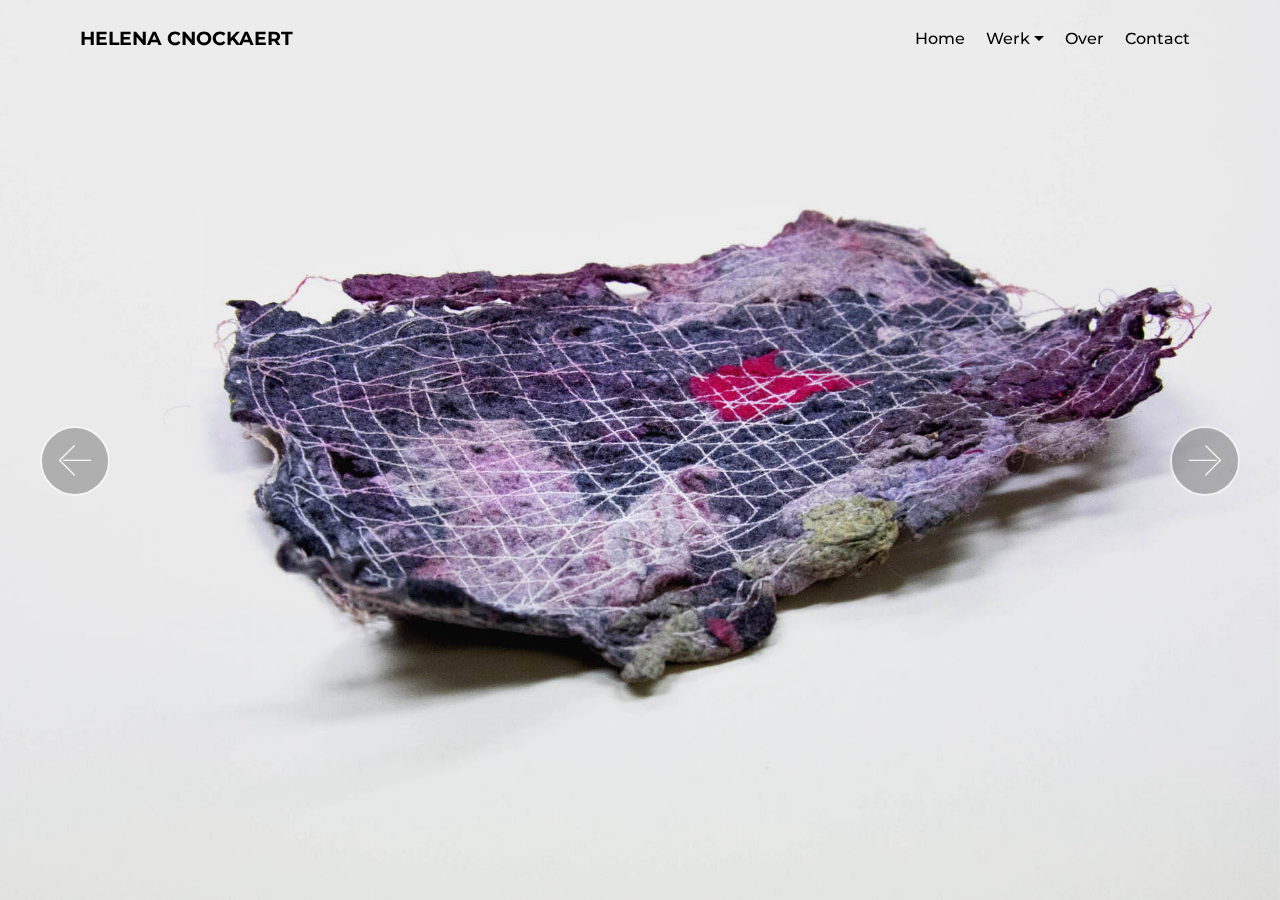
<file: index.html>
<!DOCTYPE html>
<html >
<head>
  <!-- Site made with Mobirise Website Builder v4.8.6, https://mobirise.com -->
  <meta charset="UTF-8">
  <meta http-equiv="X-UA-Compatible" content="IE=edge">
  <meta name="generator" content="Mobirise v4.8.6, mobirise.com">
  <meta name="viewport" content="width=device-width, initial-scale=1, minimum-scale=1">
  <link rel="shortcut icon" href="assets/images/logo2.png" type="image/x-icon">
  <meta name="description" content="">
  <title>Home</title>
  <link rel="stylesheet" href="assets/web/assets/mobirise-icons/mobirise-icons.css">
  <link rel="stylesheet" href="assets/tether/tether.min.css">
  <link rel="stylesheet" href="assets/bootstrap/css/bootstrap.min.css">
  <link rel="stylesheet" href="assets/bootstrap/css/bootstrap-grid.min.css">
  <link rel="stylesheet" href="assets/bootstrap/css/bootstrap-reboot.min.css">
  <link rel="stylesheet" href="assets/dropdown/css/style.css">
  <link rel="stylesheet" href="assets/animatecss/animate.min.css">
  <link rel="stylesheet" href="assets/theme/css/style.css">
  <link rel="stylesheet" href="assets/mobirise/css/mbr-additional.css" type="text/css">
  
  
  
</head>
<body>
  <section class="menu cid-raTNFvV52N" once="menu" id="menu2-5f">

    

    <nav class="navbar navbar-expand beta-menu navbar-dropdown align-items-center navbar-toggleable-sm bg-color transparent">
        <button class="navbar-toggler navbar-toggler-right" type="button" data-toggle="collapse" data-target="#navbarSupportedContent" aria-controls="navbarSupportedContent" aria-expanded="false" aria-label="Toggle navigation">
            <div class="hamburger">
                <span></span>
                <span></span>
                <span></span>
                <span></span>
            </div>
        </button>
        <div class="menu-logo">
            <div class="navbar-brand">
                
                <span class="navbar-caption-wrap"><a class="navbar-caption text-black display-7" href="index.html">HELENA CNOCKAERT</a></span>
            </div>
        </div>
        <div class="collapse navbar-collapse" id="navbarSupportedContent">
            <ul class="navbar-nav nav-dropdown nav-right" data-app-modern-menu="true"><li class="nav-item">
                    <a class="nav-link link text-black display-4" href="index.html">Home</a>
                </li>
                <li class="nav-item dropdown">
                    <a class="nav-link link text-black dropdown-toggle display-4" href="werk.html" data-toggle="dropdown-submenu" aria-expanded="false">Werk</a><div class="dropdown-menu"><a class="text-black dropdown-item display-4" href="textiel.html">Textiel<br></a><a class="text-black dropdown-item display-4" href="fotografie.html" aria-expanded="false">Fotografie<br></a></div>
                </li><li class="nav-item"><a class="nav-link link text-black display-4" href="over.html">Over</a></li><li class="nav-item"><a class="nav-link link text-black display-4" href="contact.html">Contact</a></li></ul>
            
        </div>
    </nav>
</section>

<section class="engine"><a href="https://mobirise.info/q">free responsive website templates</a></section><section class="carousel slide cid-rccif3Kw9M" data-interval="false" id="slider1-5o">

    

    <div class="full-screen"><div class="mbr-slider slide carousel" data-pause="true" data-keyboard="false" data-ride="carousel" data-interval="4000"><div class="carousel-inner" role="listbox"><div class="carousel-item slider-fullscreen-image active" data-bg-video-slide="false" style="background-image: url(assets/images/dsc-0297kopiekopiemid2-2000x1333.jpg);"><div class="container container-slide"><div class="image_wrapper"><img src="assets/images/dsc-0297kopiekopiemid2-2000x1333.jpg"><div class="carousel-caption justify-content-center"><div class="col-10 align-center"></div></div></div></div></div><div class="carousel-item slider-fullscreen-image" data-bg-video-slide="false" style="background-image: url(assets/images/dsc-363-1600x1067.jpg);"><div class="container container-slide"><div class="image_wrapper"><img src="assets/images/dsc-363-1600x1067.jpg"><div class="carousel-caption justify-content-center"><div class="col-10 align-left"></div></div></div></div></div><div class="carousel-item slider-fullscreen-image" data-bg-video-slide="false" style="background-image: url(assets/images/dsc-19-1600x1067.jpg);"><div class="container container-slide"><div class="image_wrapper"><img src="assets/images/dsc-19-1600x1067.jpg"><div class="carousel-caption justify-content-center"><div class="col-10 align-right"></div></div></div></div></div><div class="carousel-item slider-fullscreen-image" data-bg-video-slide="false" style="background-image: url(assets/images/dsc-0276kopiekopie-1601x1067.jpg);"><div class="container container-slide"><div class="image_wrapper"><img src="assets/images/dsc-0276kopiekopie-1601x1067.jpg"><div class="carousel-caption justify-content-center"><div class="col-10 align-right"></div></div></div></div></div></div><a data-app-prevent-settings="" class="carousel-control carousel-control-prev" role="button" data-slide="prev" href="#slider1-5o"><span aria-hidden="true" class="mbri-left mbr-iconfont"></span><span class="sr-only">Previous</span></a><a data-app-prevent-settings="" class="carousel-control carousel-control-next" role="button" data-slide="next" href="#slider1-5o"><span aria-hidden="true" class="mbri-right mbr-iconfont"></span><span class="sr-only">Next</span></a></div></div>

</section>


  <script src="assets/web/assets/jquery/jquery.min.js"></script>
  <script src="assets/popper/popper.min.js"></script>
  <script src="assets/tether/tether.min.js"></script>
  <script src="assets/bootstrap/js/bootstrap.min.js"></script>
  <script src="assets/smoothscroll/smooth-scroll.js"></script>
  <script src="assets/dropdown/js/script.min.js"></script>
  <script src="assets/touchswipe/jquery.touch-swipe.min.js"></script>
  <script src="assets/bootstrapcarouselswipe/bootstrap-carousel-swipe.js"></script>
  <script src="assets/viewportchecker/jquery.viewportchecker.js"></script>
  <script src="assets/ytplayer/jquery.mb.ytplayer.min.js"></script>
  <script src="assets/vimeoplayer/jquery.mb.vimeo_player.js"></script>
  <script src="assets/theme/js/script.js"></script>
  <script src="assets/slidervideo/script.js"></script>
  
  
 <div id="scrollToTop" class="scrollToTop mbr-arrow-up"><a style="text-align: center;"><i></i></a></div>
    <input name="animation" type="hidden">
  </body>
</html>
</file>
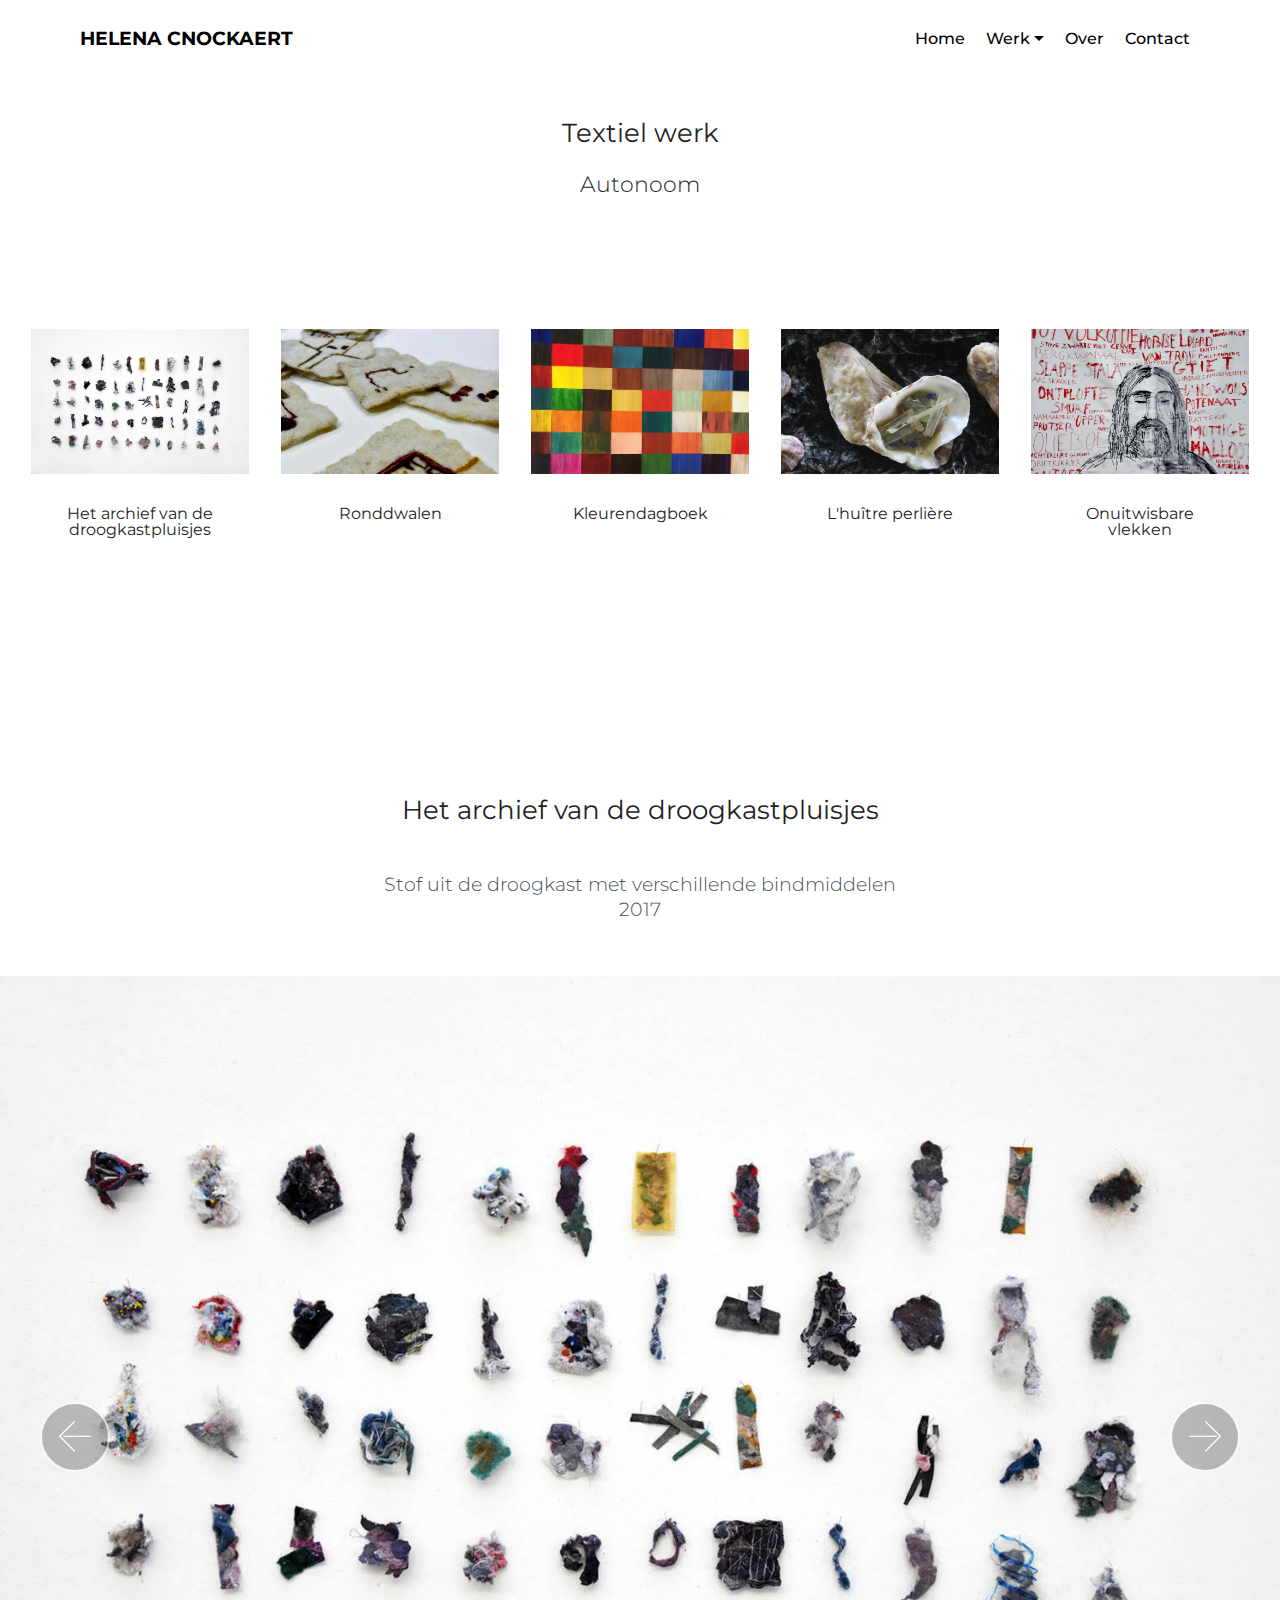
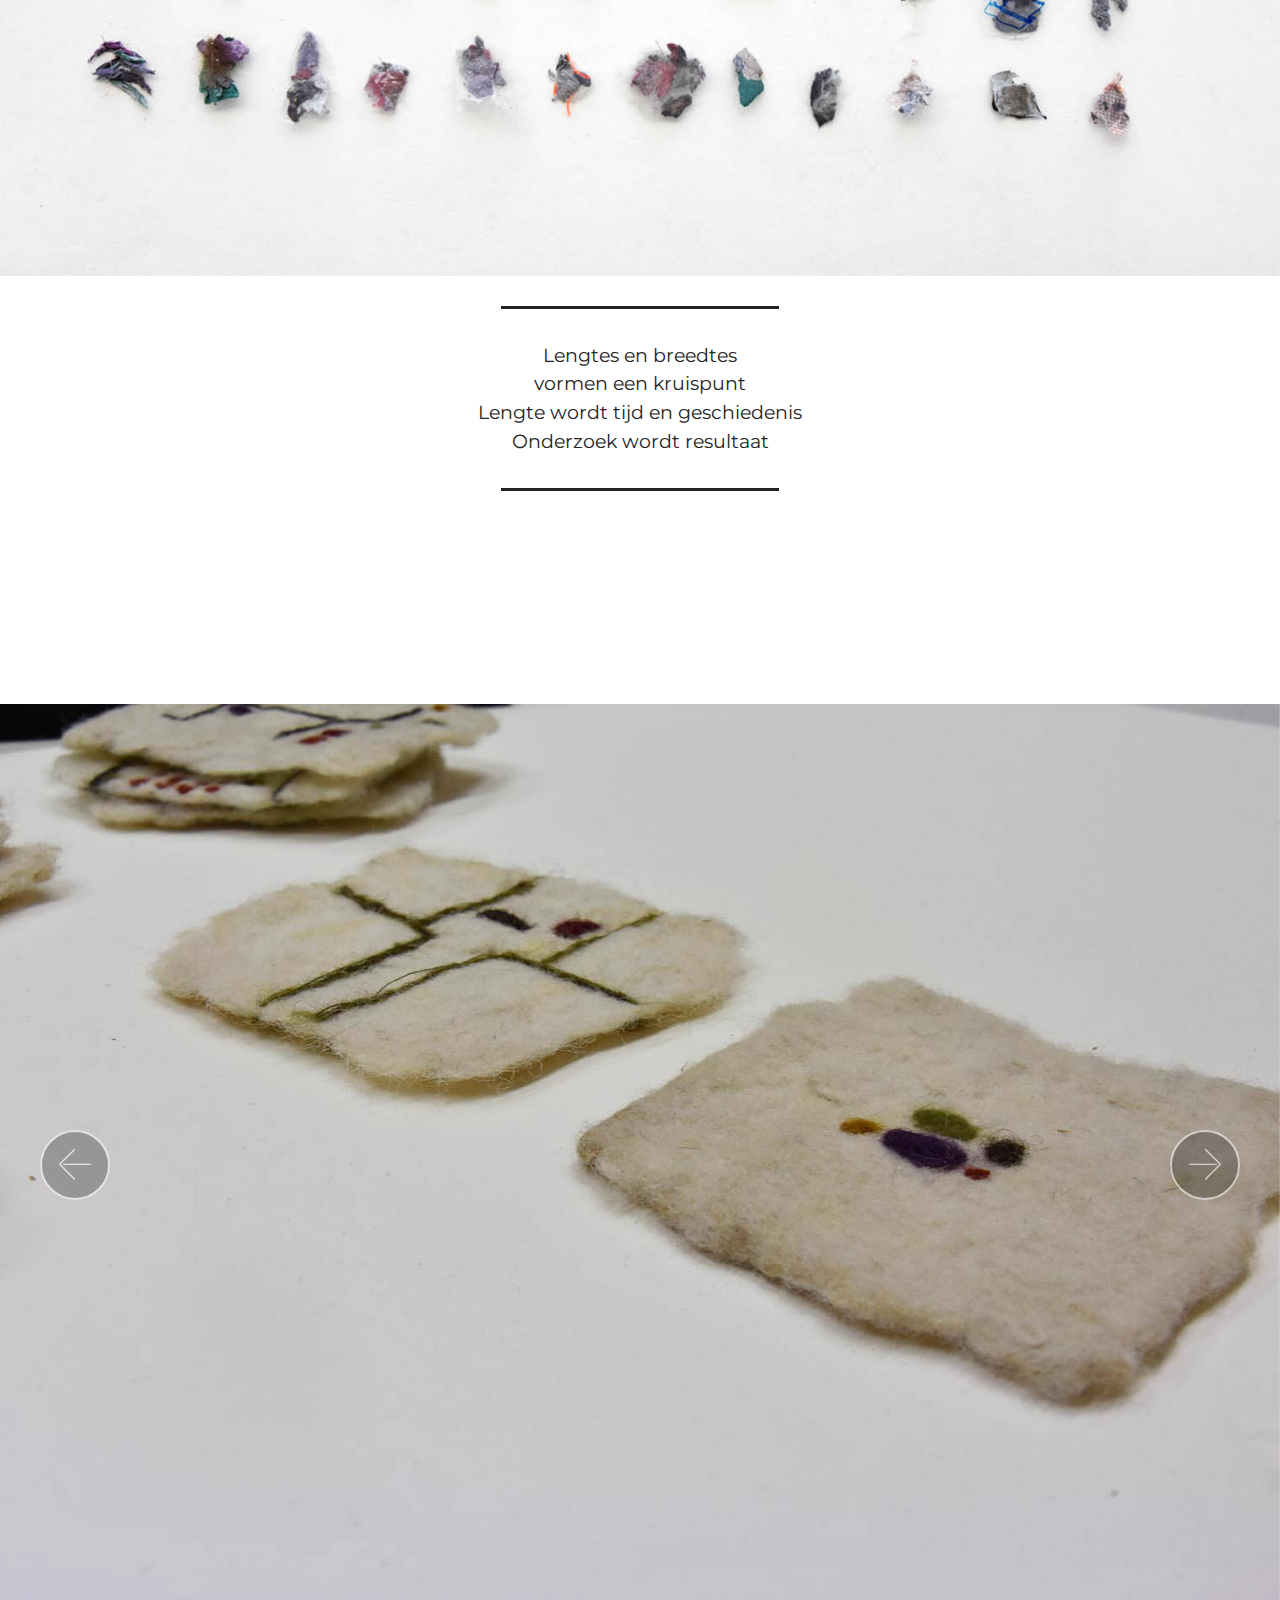
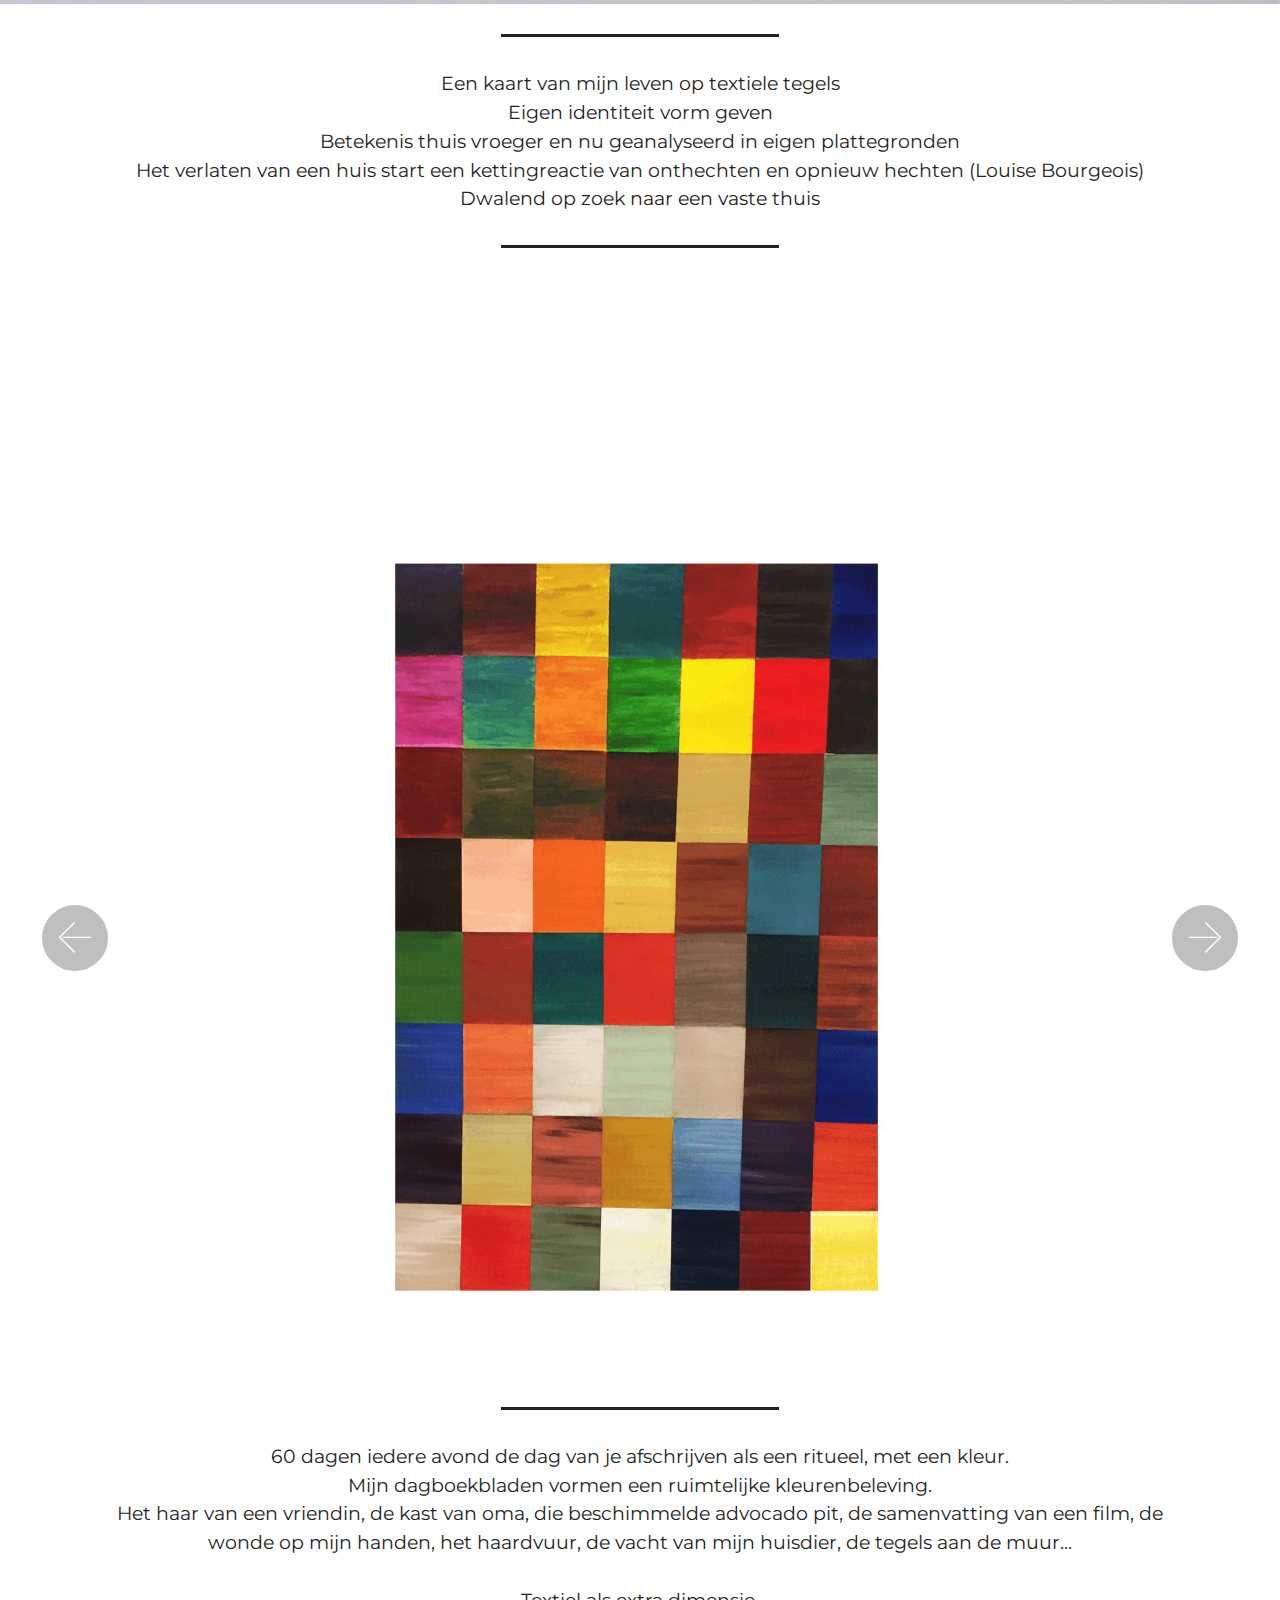
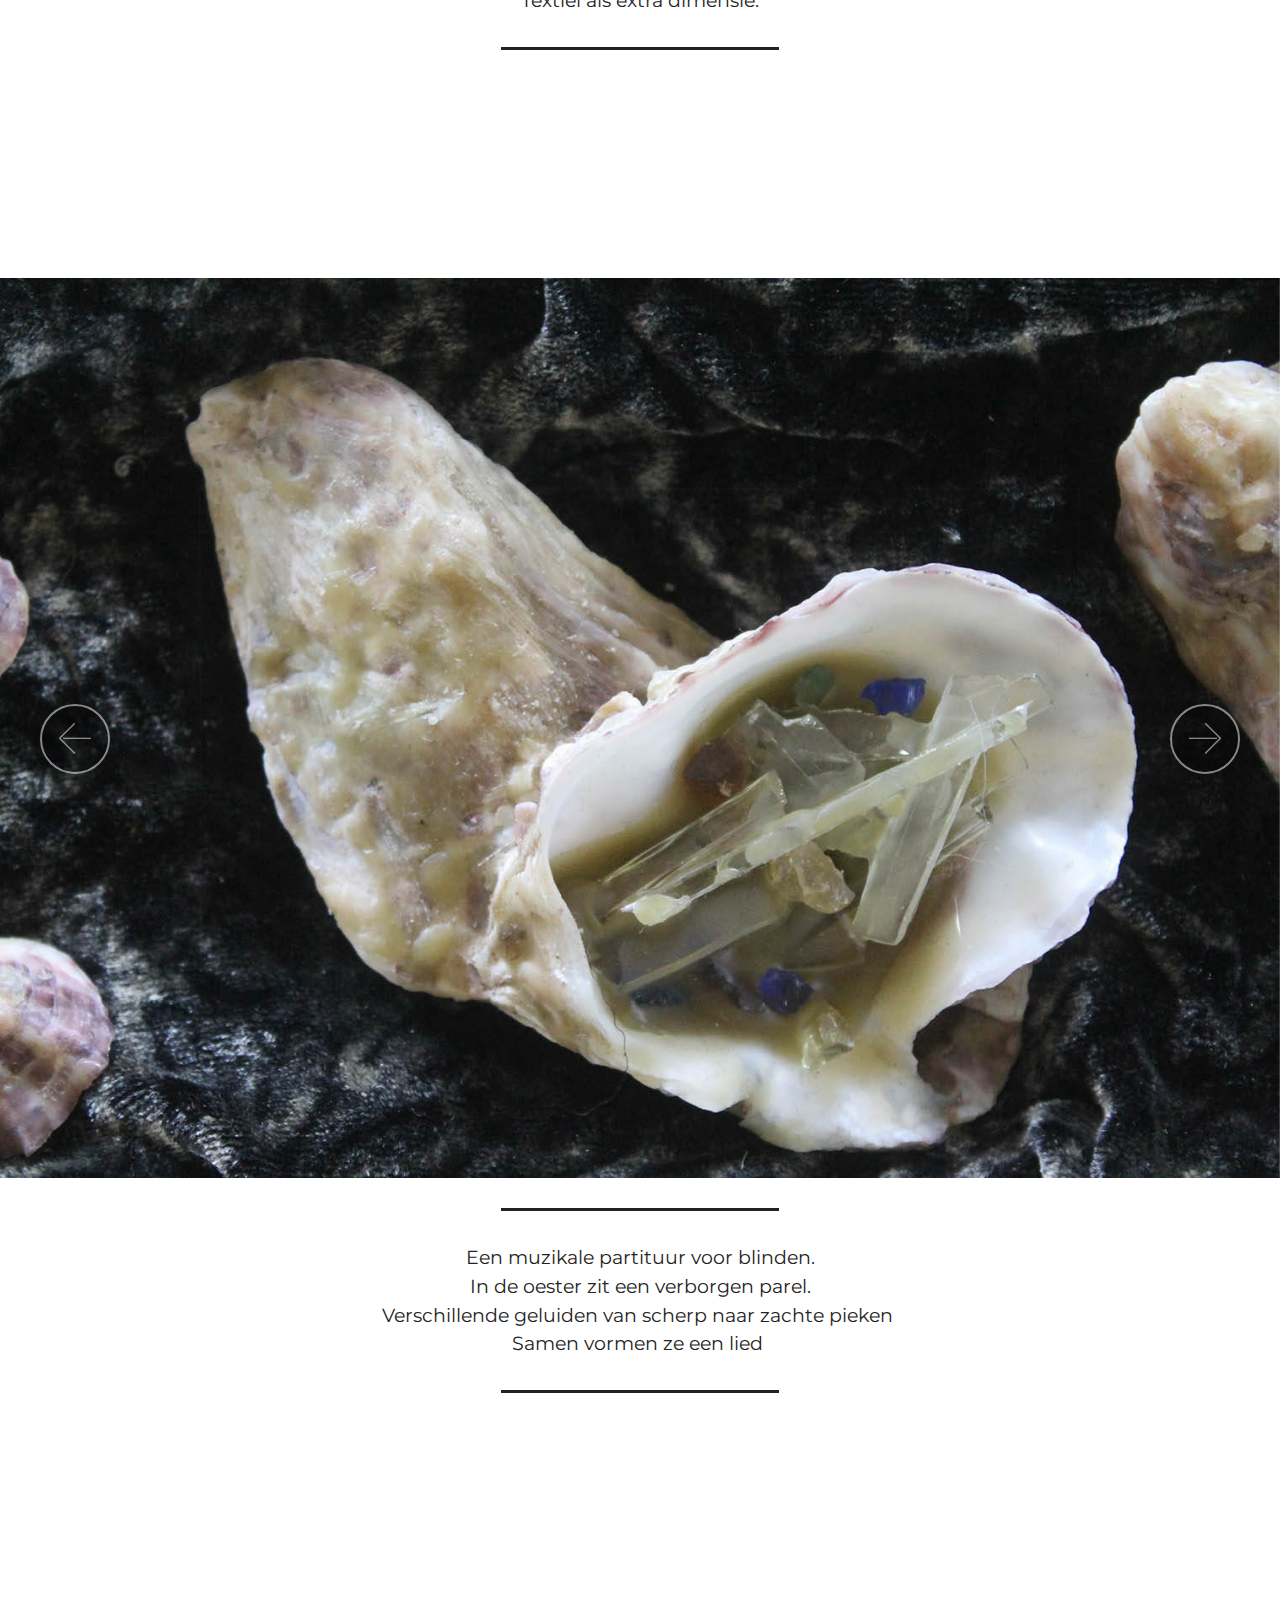
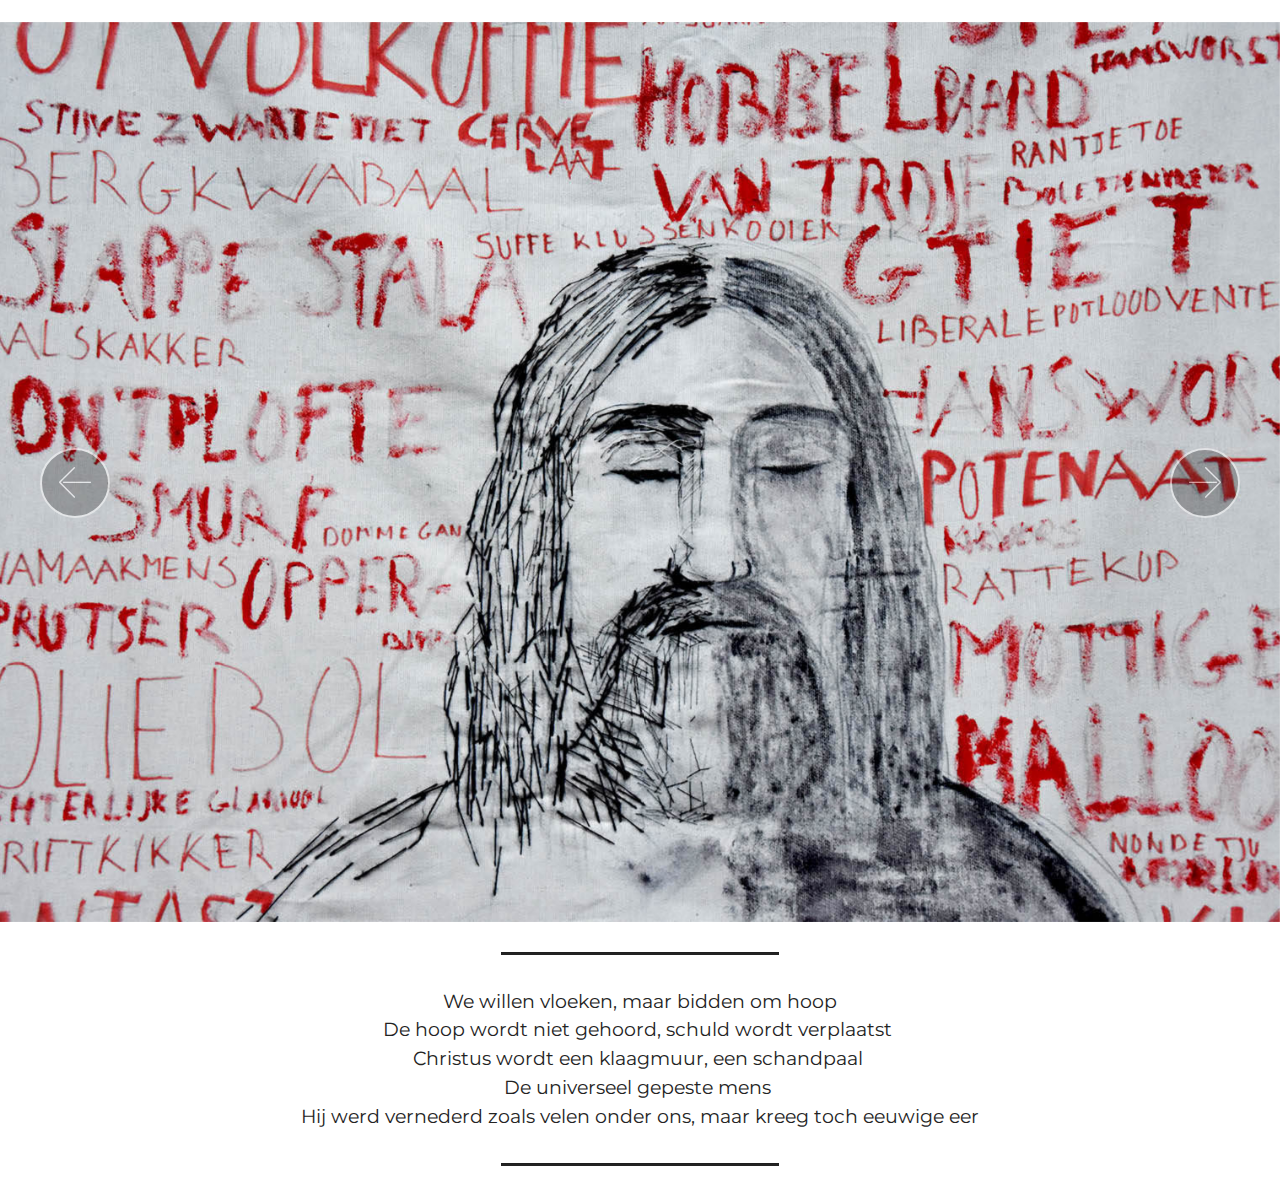
<file: autonoomtextiel.html>
<!DOCTYPE html>
<html >
<head>
  <!-- Site made with Mobirise Website Builder v4.8.6, https://mobirise.com -->
  <meta charset="UTF-8">
  <meta http-equiv="X-UA-Compatible" content="IE=edge">
  <meta name="generator" content="Mobirise v4.8.6, mobirise.com">
  <meta name="viewport" content="width=device-width, initial-scale=1, minimum-scale=1">
  <link rel="shortcut icon" href="assets/images/logo2.png" type="image/x-icon">
  <meta name="description" content="Web Site Builder Description">
  <title>Autonoom textiel</title>
  <link rel="stylesheet" href="assets/web/assets/mobirise-icons/mobirise-icons.css">
  <link rel="stylesheet" href="assets/tether/tether.min.css">
  <link rel="stylesheet" href="assets/bootstrap/css/bootstrap.min.css">
  <link rel="stylesheet" href="assets/bootstrap/css/bootstrap-grid.min.css">
  <link rel="stylesheet" href="assets/bootstrap/css/bootstrap-reboot.min.css">
  <link rel="stylesheet" href="assets/animatecss/animate.min.css">
  <link rel="stylesheet" href="assets/dropdown/css/style.css">
  <link rel="stylesheet" href="assets/theme/css/style.css">
  <link rel="stylesheet" href="assets/mobirise/css/mbr-additional.css" type="text/css">
  
  
  
</head>
<body>
  <section class="menu cid-r9owxUpk5D" once="menu" id="menu2-3o">

    

    <nav class="navbar navbar-expand beta-menu navbar-dropdown align-items-center navbar-toggleable-sm bg-color transparent">
        <button class="navbar-toggler navbar-toggler-right" type="button" data-toggle="collapse" data-target="#navbarSupportedContent" aria-controls="navbarSupportedContent" aria-expanded="false" aria-label="Toggle navigation">
            <div class="hamburger">
                <span></span>
                <span></span>
                <span></span>
                <span></span>
            </div>
        </button>
        <div class="menu-logo">
            <div class="navbar-brand">
                
                <span class="navbar-caption-wrap"><a class="navbar-caption text-black display-7" href="index.html">HELENA CNOCKAERT</a></span>
            </div>
        </div>
        <div class="collapse navbar-collapse" id="navbarSupportedContent">
            <ul class="navbar-nav nav-dropdown nav-right" data-app-modern-menu="true"><li class="nav-item">
                    <a class="nav-link link text-black display-4" href="index.html">Home</a>
                </li>
                <li class="nav-item dropdown">
                    <a class="nav-link link text-black dropdown-toggle display-4" href="werk.html" data-toggle="dropdown-submenu" aria-expanded="false">Werk</a><div class="dropdown-menu"><a class="text-black dropdown-item display-4" href="textiel.html">Textiel<br></a><a class="text-black dropdown-item display-4" href="fotografie.html" aria-expanded="false">Fotografie<br></a></div>
                </li><li class="nav-item"><a class="nav-link link text-black display-4" href="over.html">Over</a></li><li class="nav-item"><a class="nav-link link text-black display-4" href="contact.html">Contact</a></li></ul>
            
        </div>
    </nav>
</section>

<section class="engine"><a href="https://mobirise.info/m">website design templates</a></section><section class="mbr-section content5 cid-r9owxTtsjk" id="content5-3m">

    

    

    <div class="container">
        <div class="media-container-row">
            <div class="title col-12 col-md-8">
                <h2 class="align-center mbr-bold mbr-white pb-3 mbr-fonts-style display-2"><span style="font-weight: normal;">Textiel werk</span></h2>
                <h3 class="mbr-section-subtitle align-center mbr-light mbr-white pb-3 mbr-fonts-style display-5">Autonoom</h3>
                
                
            </div>
        </div>
    </div>
</section>

<section class="features17 cid-rarcUNZdhg" id="features17-42">
    
    

    
    <div class="container-fluid">
        <div class="media-container-row">
            <div class="card p-3 col-12 col-md-6 my-col">
                <div class="card-wrapper">
                    <div class="card-img">
                        <a href="autonoomtextiel.html#content5-3p"><img src="assets/images/dsc-19-1600x1067.jpg" alt="Mobirise" title=""></a>
                    </div>
                    <div class="card-box">
                        <h4 class="card-title pb-3 mbr-fonts-style display-4"><a href="autonoomtextiel.html#content5-3p">Het archief van de droogkastpluisjes</a></h4>
                        
                    </div>
                </div>
            </div>

            <div class="card p-3 col-12 col-md-6 my-col">
                <div class="card-wrapper">
                    <div class="card-img">
                        <a href="autonoomtextiel.html#content5-3u"><img src="assets/images/dsc-466-1600x1067.jpg" alt="Mobirise" title=""></a>
                    </div>
                    <div class="card-box">
                        <h4 class="card-title pb-3 mbr-fonts-style display-4"><a href="autonoomtextiel.html#content5-3u">Ronddwalen</a></h4>
                        
                    </div>
                </div>
            </div>

            <div class="card p-3 col-12 col-md-6 my-col">
                <div class="card-wrapper">
                    <div class="card-img">
                        <a href="autonoomtextiel.html#content5-4c"><img src="assets/images/img-2535kopjie-500x333.jpg" alt="Mobirise" title=""></a>
                    </div>
                    <div class="card-box">
                        <h4 class="card-title pb-3 mbr-fonts-style display-4"><a href="autonoomtextiel.html#content5-4c">Kleurendagboek</a></h4>
                        
                    </div>
                </div>
            </div>

            <div class="card p-3 col-12 col-md-6 my-col">
                <div class="card-wrapper">
                    <div class="card-img">
                        <a href="autonoomtextiel.html#content5-4f"><img src="assets/images/img-51-1600x1067.jpg" alt="Mobirise" title=""></a>
                    </div>
                    <div class="card-box">
                        <h4 class="card-title pb-3 mbr-fonts-style display-4"><a href="autonoomtextiel.html#content5-4f">L'huître perlière</a></h4>
                        
                    </div>
                </div>
            </div>
            <div class="card p-3 col-12 col-md-6 my-col">
                <div class="card-wrapper">
                    <div class="card-img">
                        <a href="autonoomtextiel.html#content5-4i"><img src="assets/images/dsc-243-1600x1067.jpg" alt="Mobirise" title=""></a>
                    </div>
                    <div class="card-box">
                        <h4 class="card-title pb-3 mbr-fonts-style display-4"><a href="autonoomtextiel.html#content5-4i">Onuitwisbare vlekken</a></h4>
                        
                    </div>
                </div>
            </div>
            
        </div>
    </div>
</section>

<section class="mbr-section content5 cid-r9owxUSrqj" id="content5-3p">

    

    

    <div class="container">
        <div class="media-container-row">
            <div class="title col-12 col-md-8">
                <h2 class="align-center mbr-bold mbr-white pb-3 mbr-fonts-style display-2"><span style="font-weight: normal;">Het archief van de droogkastpluisjes</span></h2>
                <h3 class="mbr-section-subtitle align-center mbr-light mbr-white pb-3 mbr-fonts-style display-7"><br>Stof uit de droogkast met verschillende bindmiddelen<br>2017</h3>
                
                
            </div>
        </div>
    </div>
</section>

<section class="carousel slide cid-rbrnuofKiX" data-interval="false" id="slider1-5u">

    

    <div class="full-screen"><div class="mbr-slider slide carousel" data-pause="true" data-keyboard="false" data-ride="false" data-interval="false"><div class="carousel-inner" role="listbox"><div class="carousel-item slider-fullscreen-image active" data-bg-video-slide="false" style="background-image: url(assets/images/dsc-19-1600x1067.jpg);"><div class="container container-slide"><div class="image_wrapper"><img src="assets/images/dsc-19-1600x1067.jpg"><div class="carousel-caption justify-content-center"><div class="col-10 align-center"></div></div></div></div></div><div class="carousel-item slider-fullscreen-image" data-bg-video-slide="false" style="background-image: url(assets/images/dsc-0846kopie-1600x1067.jpg);"><div class="container container-slide"><div class="image_wrapper"><img src="assets/images/dsc-0846kopie-1600x1067.jpg"><div class="carousel-caption justify-content-center"><div class="col-10 align-left"></div></div></div></div></div><div class="carousel-item slider-fullscreen-image" data-bg-video-slide="false" style="background-image: url(assets/images/dsc-0276kopiekopie-1601x1067.jpg);"><div class="container container-slide"><div class="image_wrapper"><img src="assets/images/dsc-0276kopiekopie-1601x1067.jpg"><div class="carousel-caption justify-content-center"><div class="col-10 align-right"></div></div></div></div></div><div class="carousel-item slider-fullscreen-image" data-bg-video-slide="false" style="background-image: url(assets/images/dsc-363-1600x1067.jpg);"><div class="container container-slide"><div class="image_wrapper"><img src="assets/images/dsc-363-1600x1067.jpg"><div class="carousel-caption justify-content-center"><div class="col-10 align-center"></div></div></div></div></div><div class="carousel-item slider-fullscreen-image" data-bg-video-slide="false" style="background-image: url(assets/images/dsc-290-1600x1067.jpg);"><div class="container container-slide"><div class="image_wrapper"><img src="assets/images/dsc-290-1600x1067.jpg"><div class="carousel-caption justify-content-center"><div class="col-10 align-right"></div></div></div></div></div><div class="carousel-item slider-fullscreen-image" data-bg-video-slide="false" style="background-image: url(assets/images/dsc-0297kopiekopiemid2-2000x1333.jpg);"><div class="container container-slide"><div class="image_wrapper"><img src="assets/images/dsc-0297kopiekopiemid2-2000x1333.jpg"><div class="carousel-caption justify-content-center"><div class="col-10 align-right"></div></div></div></div></div><div class="carousel-item slider-fullscreen-image" data-bg-video-slide="false" style="background-image: url(assets/images/dsc-0182kopie-1600x1067.jpg);"><div class="container container-slide"><div class="image_wrapper"><img src="assets/images/dsc-0182kopie-1600x1067.jpg"><div class="carousel-caption justify-content-center"><div class="col-10 align-center"></div></div></div></div></div></div><a data-app-prevent-settings="" class="carousel-control carousel-control-prev" role="button" data-slide="prev" href="#slider1-5u"><span aria-hidden="true" class="mbri-left mbr-iconfont"></span><span class="sr-only">Previous</span></a><a data-app-prevent-settings="" class="carousel-control carousel-control-next" role="button" data-slide="next" href="#slider1-5u"><span aria-hidden="true" class="mbri-right mbr-iconfont"></span><span class="sr-only">Next</span></a></div></div>

</section>

<section class="mbr-section article content9 cid-r9owxVRSPt" id="content9-3r">
    
     

    <div class="container">
        <div class="inner-container" style="width: 100%;">
            <hr class="line" style="width: 25%;">
            <div class="section-text align-center mbr-fonts-style display-7">Lengtes en breedtes<br>vormen een kruispunt<br>Lengte wordt tijd en geschiedenis<br>Onderzoek wordt resultaat<br></div>
            <hr class="line" style="width: 25%;">
        </div>
        </div>
</section>

<section class="mbr-section content5 cid-r9owxXzkHR" id="content5-3u">

    

    

    <div class="container">
        <div class="media-container-row">
            <div class="title col-12 col-md-8">
                <h2 class="align-center mbr-bold mbr-white pb-3 mbr-fonts-style display-2"><span style="font-weight: normal;">Ronddwalen</span></h2>
                <h3 class="mbr-section-subtitle align-center mbr-light mbr-white pb-3 mbr-fonts-style display-7">Schapenwol, lontwol en borduurgaren<br>2018</h3>
                
                
            </div>
        </div>
    </div>
</section>

<section class="carousel slide cid-rbA9xyHQ9d" data-interval="false" id="slider1-5z">

    

    <div class="full-screen"><div class="mbr-slider slide carousel" data-pause="true" data-keyboard="false" data-ride="false" data-interval="false"><div class="carousel-inner" role="listbox"><div class="carousel-item slider-fullscreen-image active" data-bg-video-slide="false" style="background-image: url(assets/images/dsc-460-1600x1067.jpg);"><div class="container container-slide"><div class="image_wrapper"><img src="assets/images/dsc-460-1600x1067.jpg"><div class="carousel-caption justify-content-center"><div class="col-10 align-center"></div></div></div></div></div><div class="carousel-item slider-fullscreen-image" data-bg-video-slide="false" style="background-image: url(assets/images/dsc-428-1600x1067.jpg);"><div class="container container-slide"><div class="image_wrapper"><img src="assets/images/dsc-428-1600x1067.jpg"><div class="carousel-caption justify-content-center"><div class="col-10 align-left"></div></div></div></div></div><div class="carousel-item slider-fullscreen-image" data-bg-video-slide="false" style="background-image: url(assets/images/dsc-0445kopie-2000x1333.jpg);"><div class="container container-slide"><div class="image_wrapper"><img src="assets/images/dsc-0445kopie-2000x1333.jpg"><div class="carousel-caption justify-content-center"><div class="col-10 align-right"></div></div></div></div></div><div class="carousel-item slider-fullscreen-image" data-bg-video-slide="false" style="background-image: url(assets/images/dsc-452-1600x1067.jpg);"><div class="container container-slide"><div class="image_wrapper"><img src="assets/images/dsc-452-1600x1067.jpg"><div class="carousel-caption justify-content-center"><div class="col-10 align-center"></div></div></div></div></div><div class="carousel-item slider-fullscreen-image" data-bg-video-slide="false" style="background-image: url(assets/images/dsc-0458kopie-1600x1066.jpg);"><div class="container container-slide"><div class="image_wrapper"><img src="assets/images/dsc-0458kopie-1600x1066.jpg"><div class="carousel-caption justify-content-center"><div class="col-10 align-center"></div></div></div></div></div><div class="carousel-item slider-fullscreen-image" data-bg-video-slide="false" style="background-image: url(assets/images/dsc-0447web-1600x1067.jpg);"><div class="container container-slide"><div class="image_wrapper"><img src="assets/images/dsc-0447web-1600x1067.jpg"><div class="carousel-caption justify-content-center"><div class="col-10 align-center"></div></div></div></div></div><div class="carousel-item slider-fullscreen-image" data-bg-video-slide="false" style="background-image: url(assets/images/dsc-0454kopie-1600x1067.jpg);"><div class="container container-slide"><div class="image_wrapper"><img src="assets/images/dsc-0454kopie-1600x1067.jpg"><div class="carousel-caption justify-content-center"><div class="col-10 align-center"></div></div></div></div></div><div class="carousel-item slider-fullscreen-image" data-bg-video-slide="false" style="background-image: url(assets/images/dsc-0456kopie-1440x960.jpg);"><div class="container container-slide"><div class="image_wrapper"><img src="assets/images/dsc-0456kopie-1440x960.jpg"><div class="carousel-caption justify-content-center"><div class="col-10 align-center"></div></div></div></div></div><div class="carousel-item slider-fullscreen-image" data-bg-video-slide="false" style="background-image: url(assets/images/dsc-466-1600x1067.jpg);"><div class="container container-slide"><div class="image_wrapper"><img src="assets/images/dsc-466-1600x1067.jpg"><div class="carousel-caption justify-content-center"><div class="col-10 align-center"></div></div></div></div></div></div><a data-app-prevent-settings="" class="carousel-control carousel-control-prev" role="button" data-slide="prev" href="#slider1-5z"><span aria-hidden="true" class="mbri-left mbr-iconfont"></span><span class="sr-only">Previous</span></a><a data-app-prevent-settings="" class="carousel-control carousel-control-next" role="button" data-slide="next" href="#slider1-5z"><span aria-hidden="true" class="mbri-right mbr-iconfont"></span><span class="sr-only">Next</span></a></div></div>

</section>

<section class="mbr-section article content9 cid-raTIAZI4zv" id="content9-5d">
    
     

    <div class="container">
        <div class="inner-container" style="width: 100%;">
            <hr class="line" style="width: 25%;">
            <div class="section-text align-center mbr-fonts-style display-7">Een kaart van mijn leven op textiele tegels<br>Eigen identiteit vorm geven<br>Betekenis thuis vroeger en nu geanalyseerd in eigen plattegronden<br>Het verlaten van een huis start een kettingreactie 
van onthechten en opnieuw hechten (Louise Bourgeois)<br>Dwalend op zoek naar een vaste thuis</div>
            <hr class="line" style="width: 25%;">
        </div>
        </div>
</section>

<section class="mbr-section content5 cid-raOXhEdllM" id="content5-4c">

    

    

    <div class="container">
        <div class="media-container-row">
            <div class="title col-12 col-md-8">
                <h2 class="align-center mbr-bold mbr-white pb-3 mbr-fonts-style display-2"><span style="font-weight: normal;">Kleurendagboek</span></h2>
                <h3 class="mbr-section-subtitle align-center mbr-light mbr-white pb-3 mbr-fonts-style display-7">Papier en textiele materialen<br>2018&nbsp;</h3>
                
                
            </div>
        </div>
    </div>
</section>

<section class="carousel slide cid-rbD9GjKTX3" data-interval="false" id="slider1-5o">

    

    <div class="full-screen"><div class="mbr-slider slide carousel" data-pause="true" data-keyboard="false" data-ride="false" data-interval="false"><div class="carousel-inner" role="listbox"><div class="carousel-item slider-fullscreen-image active" data-bg-video-slide="false" style="background-image: url(assets/images/formaat-4-2000x1636.png);"><div class="container container-slide"><div class="image_wrapper"><img src="assets/images/formaat-4-2000x1636.png"><div class="carousel-caption justify-content-center"><div class="col-10 align-center"></div></div></div></div></div><div class="carousel-item slider-fullscreen-image" data-bg-video-slide="false" style="background-image: url(assets/images/djizjf-2000x1636.png);"><div class="container container-slide"><div class="image_wrapper"><img src="assets/images/djizjf-2000x1636.png"><div class="carousel-caption justify-content-center"><div class="col-10 align-left"></div></div></div></div></div><div class="carousel-item slider-fullscreen-image" data-bg-video-slide="false" style="background-image: url(assets/images/dsc-418-1600x1067.jpg);"><div class="container container-slide"><div class="image_wrapper"><img src="assets/images/dsc-418-1600x1067.jpg"><div class="carousel-caption justify-content-center"><div class="col-10 align-right"></div></div></div></div></div></div><a data-app-prevent-settings="" class="carousel-control carousel-control-prev" role="button" data-slide="prev" href="#slider1-5o"><span aria-hidden="true" class="mbri-left mbr-iconfont"></span><span class="sr-only">Previous</span></a><a data-app-prevent-settings="" class="carousel-control carousel-control-next" role="button" data-slide="next" href="#slider1-5o"><span aria-hidden="true" class="mbri-right mbr-iconfont"></span><span class="sr-only">Next</span></a></div></div>

</section>

<section class="mbr-section article content9 cid-raOXjPCq0Y" id="content9-4e">
    
     

    <div class="container">
        <div class="inner-container" style="width: 100%;">
            <hr class="line" style="width: 25%;">
            <div class="section-text align-center mbr-fonts-style display-7">60 dagen iedere avond de dag van je afschrijven
 als een ritueel, met een kleur.<br>Mijn dagboekbladen vormen een ruimtelijke kleurenbeleving.
<br>Het haar van een vriendin, de kast van oma,
 die beschimmelde advocado pit, de samenvatting van
 een film, de wonde op mijn handen, het haardvuur,
de vacht van mijn huisdier, de tegels aan de muur...
<br><br>Textiel als extra dimensie.
<br></div>
            <hr class="line" style="width: 25%;">
        </div>
        </div>
</section>

<section class="mbr-section content5 cid-raP0EaMGnR" id="content5-4f">

    

    

    <div class="container">
        <div class="media-container-row">
            <div class="title col-12 col-md-8">
                <h2 class="align-center mbr-bold mbr-white pb-3 mbr-fonts-style display-2"><span style="font-weight: normal;">L'huître perlière</span></h2>
                <h3 class="mbr-section-subtitle align-center mbr-light mbr-white pb-3 mbr-fonts-style display-7">Oester, fluweel en diverse materialen<br>2016</h3>
                
                
            </div>
        </div>
    </div>
</section>

<section class="carousel slide cid-rbDaZbxjHe" data-interval="false" id="slider1-5q">

    

    <div class="full-screen"><div class="mbr-slider slide carousel" data-pause="true" data-keyboard="false" data-ride="false" data-interval="false"><div class="carousel-inner" role="listbox"><div class="carousel-item slider-fullscreen-image" data-bg-video-slide="false" style="background-image: url(assets/images/img-23-1600x1067.jpg);"><div class="container container-slide"><div class="image_wrapper"><img src="assets/images/img-23-1600x1067.jpg"><div class="carousel-caption justify-content-center"><div class="col-10 align-center"></div></div></div></div></div><div class="carousel-item slider-fullscreen-image" data-bg-video-slide="false" style="background-image: url(assets/images/img-36-1600x1067.jpg);"><div class="container container-slide"><div class="image_wrapper"><img src="assets/images/img-36-1600x1067.jpg"><div class="carousel-caption justify-content-center"><div class="col-10 align-left"></div></div></div></div></div><div class="carousel-item slider-fullscreen-image active" data-bg-video-slide="false" style="background-image: url(assets/images/img-51-1600x1067.jpg);"><div class="container container-slide"><div class="image_wrapper"><img src="assets/images/img-51-1600x1067.jpg"><div class="carousel-caption justify-content-center"><div class="col-10 align-right"></div></div></div></div></div><div class="carousel-item slider-fullscreen-image" data-bg-video-slide="false" style="background-image: url(assets/images/img-53-1600x1067.jpg);"><div class="container container-slide"><div class="image_wrapper"><img src="assets/images/img-53-1600x1067.jpg"><div class="carousel-caption justify-content-center"><div class="col-10 align-right"></div></div></div></div></div></div><a data-app-prevent-settings="" class="carousel-control carousel-control-prev" role="button" data-slide="prev" href="#slider1-5q"><span aria-hidden="true" class="mbri-left mbr-iconfont"></span><span class="sr-only">Previous</span></a><a data-app-prevent-settings="" class="carousel-control carousel-control-next" role="button" data-slide="next" href="#slider1-5q"><span aria-hidden="true" class="mbri-right mbr-iconfont"></span><span class="sr-only">Next</span></a></div></div>

</section>

<section class="mbr-section article content9 cid-raP0Ml1qsy" id="content9-4h">
    
     

    <div class="container">
        <div class="inner-container" style="width: 100%;">
            <hr class="line" style="width: 25%;">
            <div class="section-text align-center mbr-fonts-style display-7">Een muzikale partituur voor blinden.
<br>In de oester zit een verborgen parel.
<br>Verschillende geluiden van scherp naar zachte pieken&nbsp;<br>Samen vormen ze een lied&nbsp;</div>
            <hr class="line" style="width: 25%;">
        </div>
        </div>
</section>

<section class="mbr-section content5 cid-raP2FjThGy" id="content5-4i">

    

    

    <div class="container">
        <div class="media-container-row">
            <div class="title col-12 col-md-8">
                <h2 class="align-center mbr-bold mbr-white pb-3 mbr-fonts-style display-2"><span style="font-weight: normal;">Onuitwisbare schandvlekken</span></h2>
                <h3 class="mbr-section-subtitle align-center mbr-light mbr-white pb-3 mbr-fonts-style display-7">Katoenen, verf en borduurgaren<br>2016</h3>
                
                
            </div>
        </div>
    </div>
</section>

<section class="carousel slide cid-rbDbpL5Dwj" data-interval="false" id="slider1-5r">

    

    <div class="full-screen"><div class="mbr-slider slide carousel" data-pause="true" data-keyboard="false" data-ride="false" data-interval="false"><div class="carousel-inner" role="listbox"><div class="carousel-item slider-fullscreen-image" data-bg-video-slide="false" style="background-image: url(assets/images/dsc-213-2000x1334.jpg);"><div class="container container-slide"><div class="image_wrapper"><img src="assets/images/dsc-213-2000x1334.jpg"><div class="carousel-caption justify-content-center"><div class="col-10 align-center"></div></div></div></div></div><div class="carousel-item slider-fullscreen-image active" data-bg-video-slide="false" style="background-image: url(assets/images/dsc-243-1600x1067.jpg);"><div class="container container-slide"><div class="image_wrapper"><img src="assets/images/dsc-243-1600x1067.jpg"><div class="carousel-caption justify-content-center"><div class="col-10 align-left"></div></div></div></div></div><div class="carousel-item slider-fullscreen-image" data-bg-video-slide="false" style="background-image: url(assets/images/dsc-222-1600x1067.jpg);"><div class="container container-slide"><div class="image_wrapper"><img src="assets/images/dsc-222-1600x1067.jpg"><div class="carousel-caption justify-content-center"><div class="col-10 align-right"></div></div></div></div></div></div><a data-app-prevent-settings="" class="carousel-control carousel-control-prev" role="button" data-slide="prev" href="#slider1-5r"><span aria-hidden="true" class="mbri-left mbr-iconfont"></span><span class="sr-only">Previous</span></a><a data-app-prevent-settings="" class="carousel-control carousel-control-next" role="button" data-slide="next" href="#slider1-5r"><span aria-hidden="true" class="mbri-right mbr-iconfont"></span><span class="sr-only">Next</span></a></div></div>

</section>

<section class="mbr-section article content9 cid-raP2GTyJbk" id="content9-4k">
    
     

    <div class="container">
        <div class="inner-container" style="width: 100%;">
            <hr class="line" style="width: 25%;">
            <div class="section-text align-center mbr-fonts-style display-7">We willen vloeken, maar bidden om hoop<br>De hoop wordt niet gehoord, schuld wordt verplaatst&nbsp;<br>Christus wordt een klaagmuur, een schandpaal&nbsp;<br>De universeel gepeste mens&nbsp;<br>Hij werd vernederd zoals velen onder ons, maar kreeg toch eeuwige eer</div>
            <hr class="line" style="width: 25%;">
        </div>
        </div>
</section>


  <script src="assets/web/assets/jquery/jquery.min.js"></script>
  <script src="assets/popper/popper.min.js"></script>
  <script src="assets/tether/tether.min.js"></script>
  <script src="assets/bootstrap/js/bootstrap.min.js"></script>
  <script src="assets/smoothscroll/smooth-scroll.js"></script>
  <script src="assets/viewportchecker/jquery.viewportchecker.js"></script>
  <script src="assets/bootstrapcarouselswipe/bootstrap-carousel-swipe.js"></script>
  <script src="assets/touchswipe/jquery.touch-swipe.min.js"></script>
  <script src="assets/ytplayer/jquery.mb.ytplayer.min.js"></script>
  <script src="assets/vimeoplayer/jquery.mb.vimeo_player.js"></script>
  <script src="assets/dropdown/js/script.min.js"></script>
  <script src="assets/theme/js/script.js"></script>
  <script src="assets/slidervideo/script.js"></script>
  
  
 <div id="scrollToTop" class="scrollToTop mbr-arrow-up"><a style="text-align: center;"><i></i></a></div>
    <input name="animation" type="hidden">
  </body>
</html>
</file>
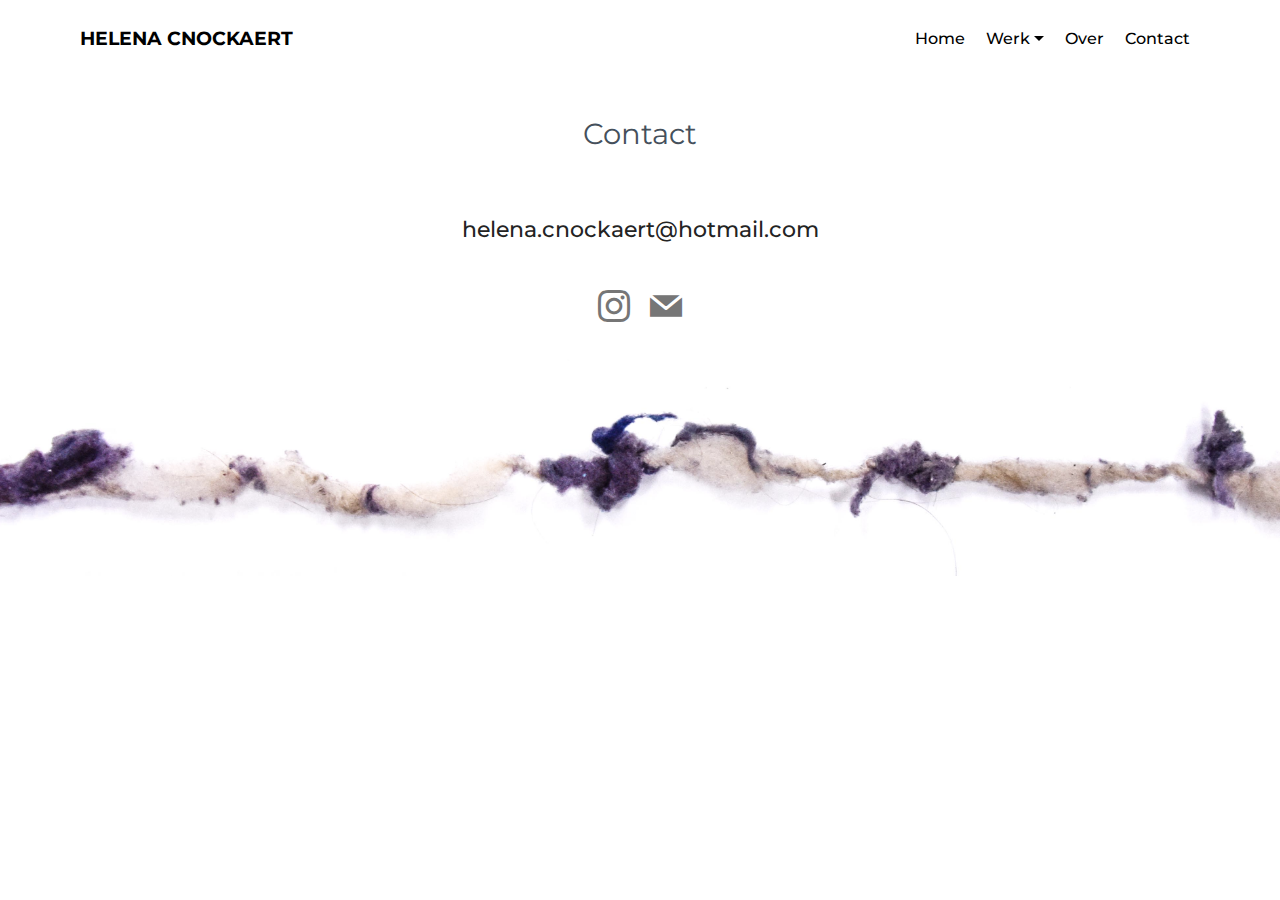
<file: contact.html>
<!DOCTYPE html>
<html >
<head>
  <!-- Site made with Mobirise Website Builder v4.8.6, https://mobirise.com -->
  <meta charset="UTF-8">
  <meta http-equiv="X-UA-Compatible" content="IE=edge">
  <meta name="generator" content="Mobirise v4.8.6, mobirise.com">
  <meta name="viewport" content="width=device-width, initial-scale=1, minimum-scale=1">
  <link rel="shortcut icon" href="assets/images/logo2.png" type="image/x-icon">
  <meta name="description" content="Website Builder Description">
  <title>Contact</title>
  <link rel="stylesheet" href="assets/web/assets/mobirise-icons/mobirise-icons.css">
  <link rel="stylesheet" href="assets/tether/tether.min.css">
  <link rel="stylesheet" href="assets/bootstrap/css/bootstrap.min.css">
  <link rel="stylesheet" href="assets/bootstrap/css/bootstrap-grid.min.css">
  <link rel="stylesheet" href="assets/bootstrap/css/bootstrap-reboot.min.css">
  <link rel="stylesheet" href="assets/socicon/css/styles.css">
  <link rel="stylesheet" href="assets/dropdown/css/style.css">
  <link rel="stylesheet" href="assets/animatecss/animate.min.css">
  <link rel="stylesheet" href="assets/theme/css/style.css">
  <link rel="stylesheet" href="assets/mobirise/css/mbr-additional.css" type="text/css">
  
  
  
</head>
<body>
  <section class="menu cid-raTUYYopfa" once="menu" id="menu2-5m">

    

    <nav class="navbar navbar-expand beta-menu navbar-dropdown align-items-center navbar-toggleable-sm bg-color transparent">
        <button class="navbar-toggler navbar-toggler-right" type="button" data-toggle="collapse" data-target="#navbarSupportedContent" aria-controls="navbarSupportedContent" aria-expanded="false" aria-label="Toggle navigation">
            <div class="hamburger">
                <span></span>
                <span></span>
                <span></span>
                <span></span>
            </div>
        </button>
        <div class="menu-logo">
            <div class="navbar-brand">
                
                <span class="navbar-caption-wrap"><a class="navbar-caption text-black display-7" href="index.html">HELENA CNOCKAERT</a></span>
            </div>
        </div>
        <div class="collapse navbar-collapse" id="navbarSupportedContent">
            <ul class="navbar-nav nav-dropdown nav-right" data-app-modern-menu="true"><li class="nav-item">
                    <a class="nav-link link text-black display-4" href="index.html">Home</a>
                </li>
                <li class="nav-item dropdown">
                    <a class="nav-link link text-black dropdown-toggle display-4" href="werk.html" data-toggle="dropdown-submenu" aria-expanded="false">Werk</a><div class="dropdown-menu"><a class="text-black dropdown-item display-4" href="textiel.html">Textiel<br></a><a class="text-black dropdown-item display-4" href="fotografie.html" aria-expanded="false">Fotografie<br></a></div>
                </li><li class="nav-item"><a class="nav-link link text-black display-4" href="over.html">Over</a></li><li class="nav-item"><a class="nav-link link text-black display-4" href="contact.html">Contact</a></li></ul>
            
        </div>
    </nav>
</section>

<section class="engine"><a href="https://mobirise.info/q">free responsive site templates</a></section><section class="mbr-section content5 cid-rbA7YfuBTw" id="content5-5u">

    

    

    <div class="container">
        <div class="media-container-row">
            <div class="title col-12 col-md-8">
                <h2 class="align-center mbr-bold mbr-white pb-3 mbr-fonts-style display-1"><span style="font-weight: normal;">Contact</span></h2>
                
                
                
            </div>
        </div>
    </div>
</section>

<section class="cid-rbA64Yq4Ww" id="social-buttons2-5r">

    

    

    <div class="container">
        <div class="media-container-row">
            <div class="col-md-8 align-center">
                <h2 class="pb-3 mbr-fonts-style display-5">helena.cnockaert@hotmail.com<br><br></h2>
                <div class="social-list pl-0 mb-0">
                    <a href="https://www.instagram.com/udestopie" target="_blank">
                        <span class="px-2 mbr-iconfont mbr-iconfont-social socicon-instagram socicon" style="color: rgb(118, 118, 118); fill: rgb(118, 118, 118);"></span>
                    </a>
                    <a href="mailto:helena.cnockaert@hotmail.com">
                        <span class="px-2 mbr-iconfont mbr-iconfont-social socicon-mail socicon" style="color: rgb(118, 118, 118); fill: rgb(118, 118, 118);"></span>
                    </a>
                    <a href="https://instagram.com/mobirise" target="_blank">
                        
                    </a>
                    <a href="https://www.youtube.com/c/mobirise" target="_blank">
                        
                    </a>
                    <a href="https://plus.google.com/u/0/+Mobirise" target="_blank">
                        
                    </a>
                    <a href="https://www.behance.net/Mobirise" target="_blank">
                        
                    </a>
                </div>
            </div>
        </div>
    </div>
</section>

<section class="mbr-section info3 cid-rc7w6CfF7H" id="info3-5o">

    

    

    <div class="container">
        <div class="row justify-content-center">
            <div class="media-container-column title col-12 col-md-10">
                
                
                
                
            </div>
        </div>
    </div>
</section>


  <script src="assets/web/assets/jquery/jquery.min.js"></script>
  <script src="assets/popper/popper.min.js"></script>
  <script src="assets/tether/tether.min.js"></script>
  <script src="assets/bootstrap/js/bootstrap.min.js"></script>
  <script src="assets/smoothscroll/smooth-scroll.js"></script>
  <script src="assets/viewportchecker/jquery.viewportchecker.js"></script>
  <script src="assets/dropdown/js/script.min.js"></script>
  <script src="assets/touchswipe/jquery.touch-swipe.min.js"></script>
  <script src="assets/sociallikes/social-likes.js"></script>
  <script src="assets/theme/js/script.js"></script>
  
  
 <div id="scrollToTop" class="scrollToTop mbr-arrow-up"><a style="text-align: center;"><i></i></a></div>
    <input name="animation" type="hidden">
  </body>
</html>
</file>
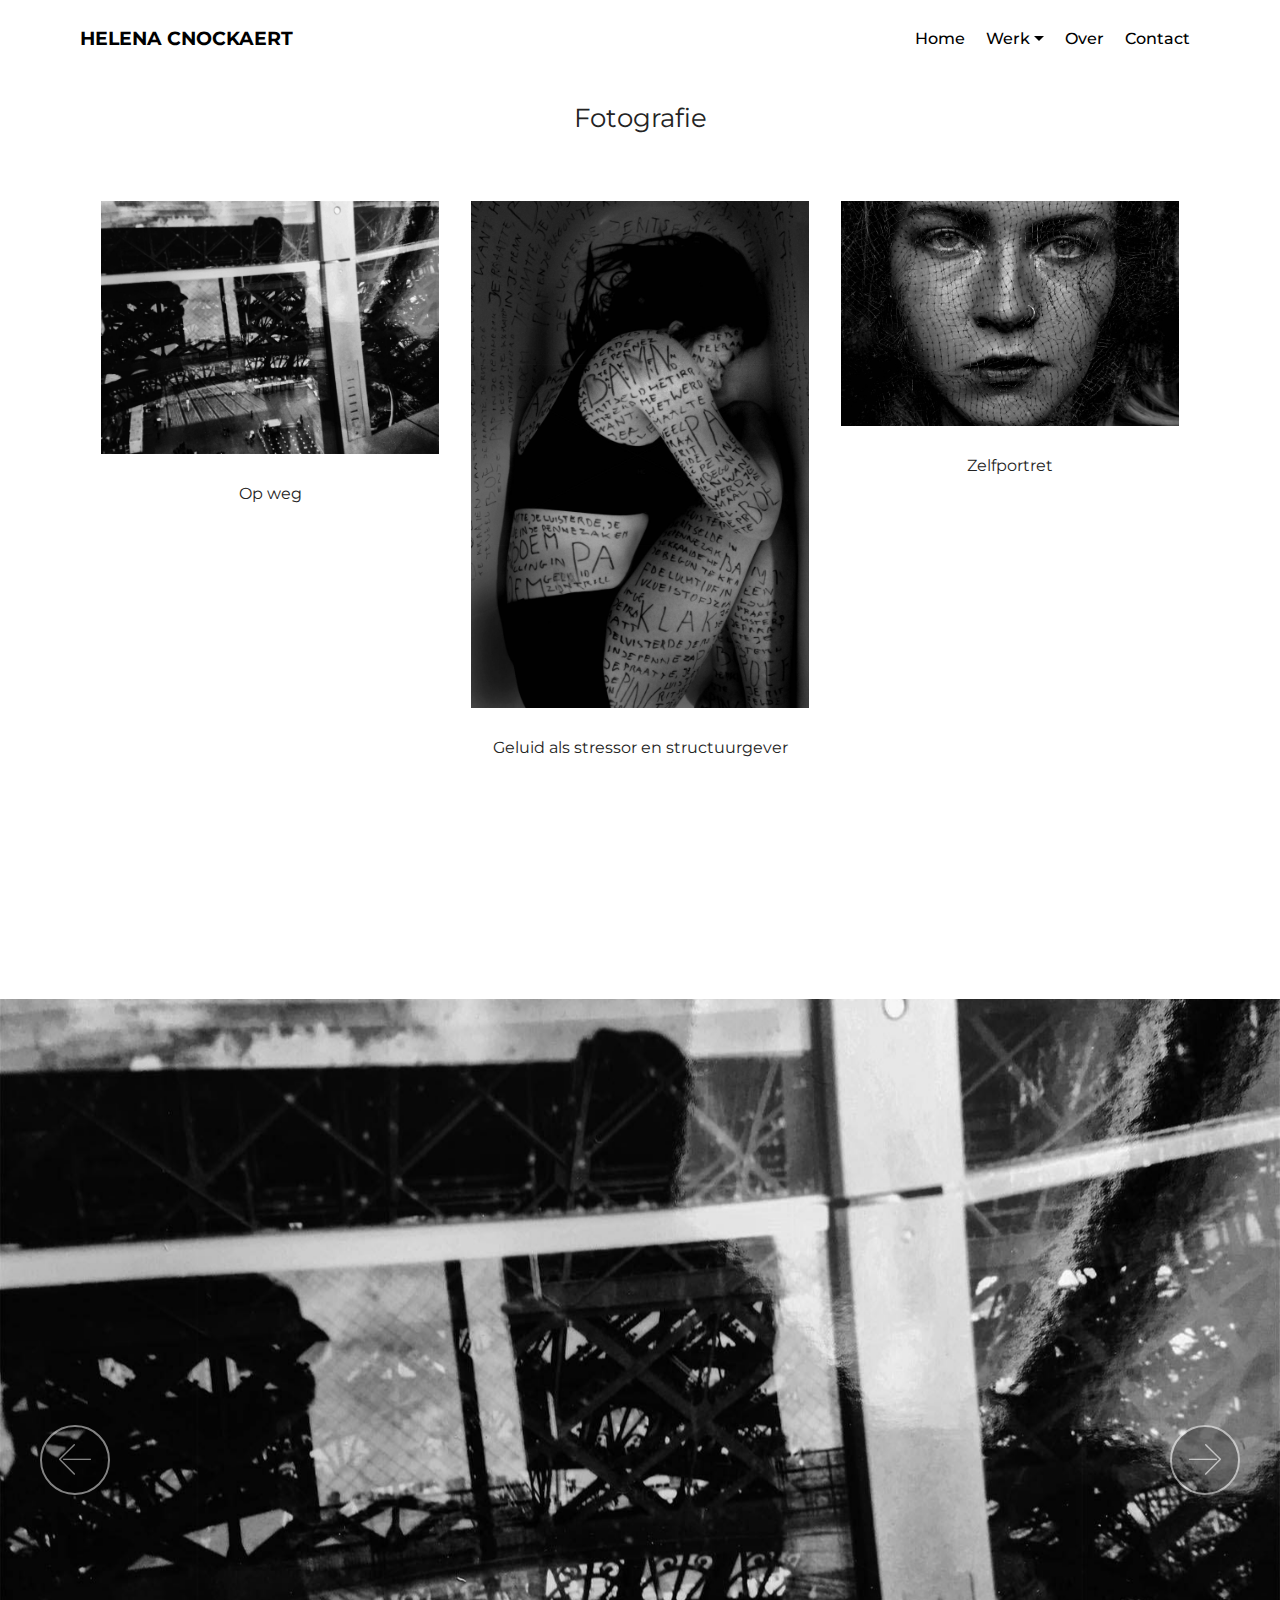
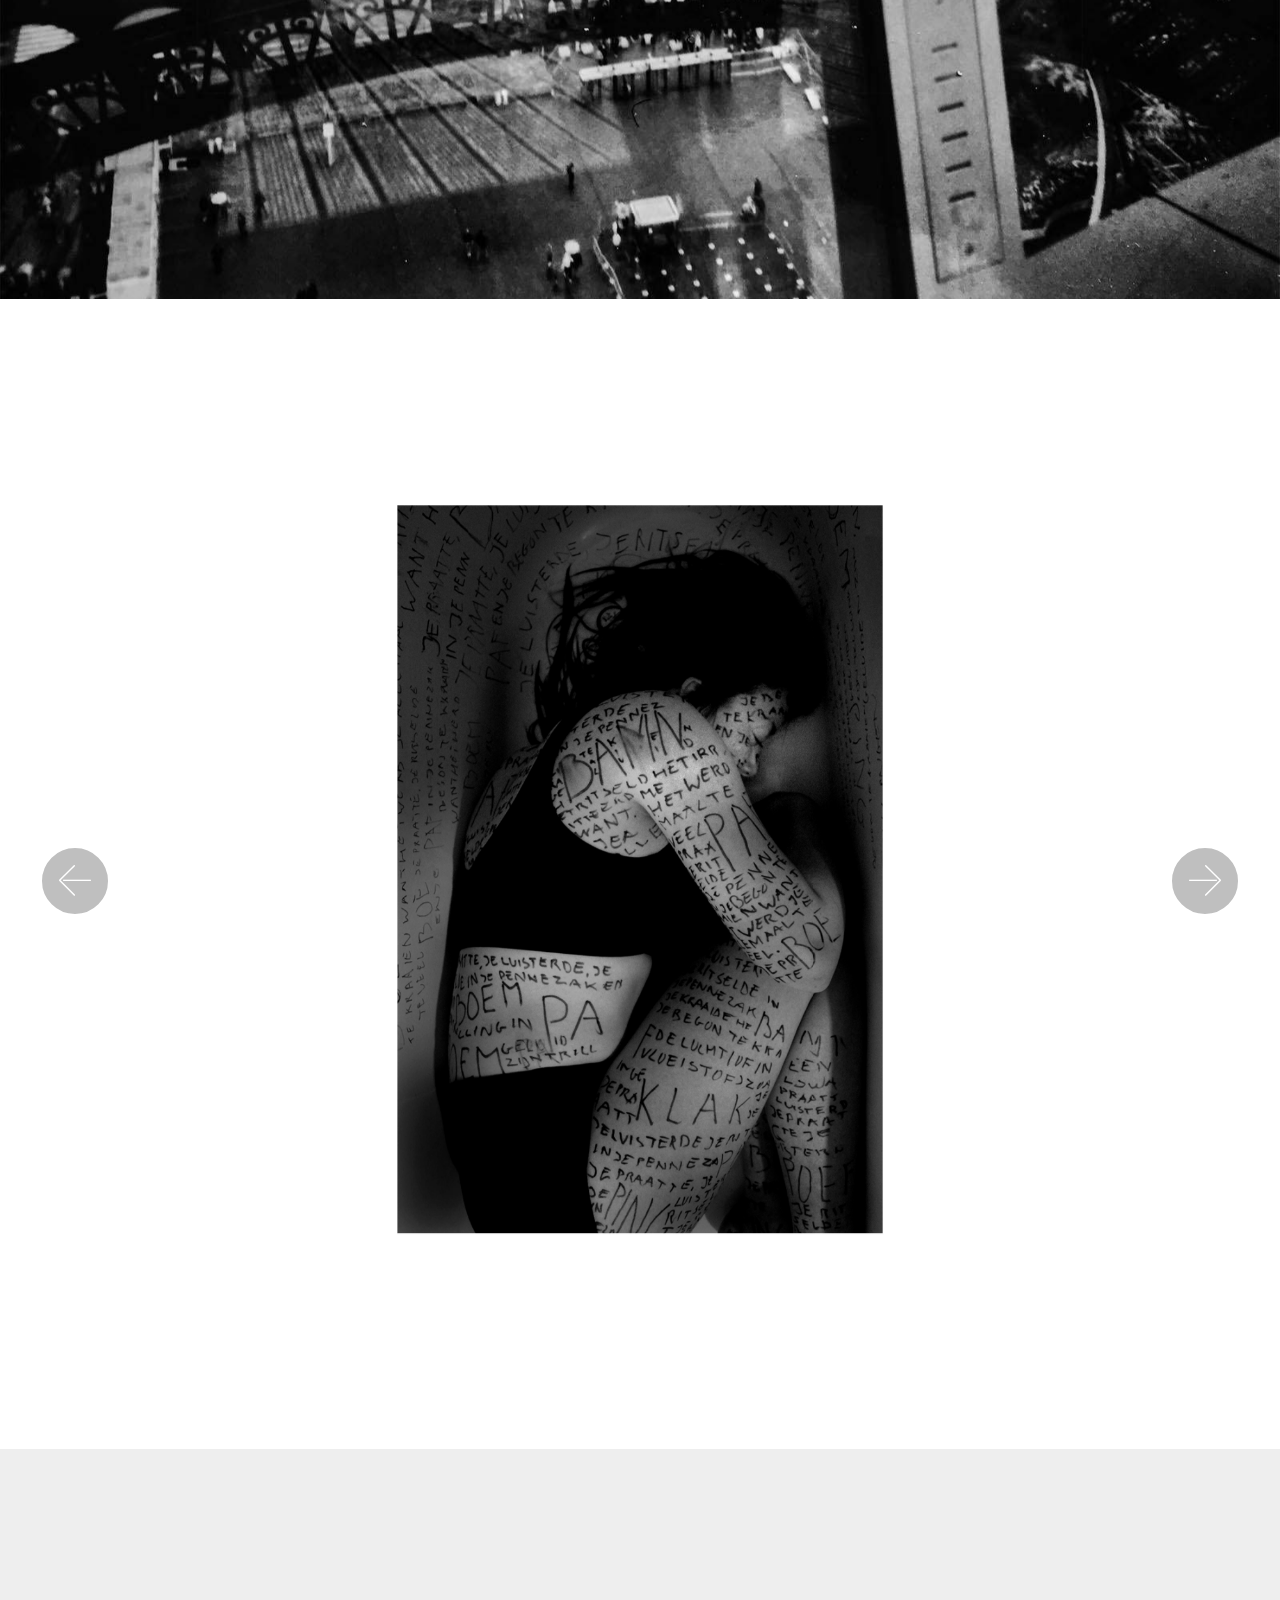
<file: fotografie.html>
<!DOCTYPE html>
<html >
<head>
  <!-- Site made with Mobirise Website Builder v4.8.6, https://mobirise.com -->
  <meta charset="UTF-8">
  <meta http-equiv="X-UA-Compatible" content="IE=edge">
  <meta name="generator" content="Mobirise v4.8.6, mobirise.com">
  <meta name="viewport" content="width=device-width, initial-scale=1, minimum-scale=1">
  <link rel="shortcut icon" href="assets/images/logo2.png" type="image/x-icon">
  <meta name="description" content="Web Site Builder Description">
  <title>Fotografie</title>
  <link rel="stylesheet" href="assets/web/assets/mobirise-icons/mobirise-icons.css">
  <link rel="stylesheet" href="assets/tether/tether.min.css">
  <link rel="stylesheet" href="assets/bootstrap/css/bootstrap.min.css">
  <link rel="stylesheet" href="assets/bootstrap/css/bootstrap-grid.min.css">
  <link rel="stylesheet" href="assets/bootstrap/css/bootstrap-reboot.min.css">
  <link rel="stylesheet" href="assets/dropdown/css/style.css">
  <link rel="stylesheet" href="assets/animatecss/animate.min.css">
  <link rel="stylesheet" href="assets/theme/css/style.css">
  <link rel="stylesheet" href="assets/mobirise/css/mbr-additional.css" type="text/css">
  
  
  
</head>
<body>
  <section class="menu cid-r97T3PBkom" once="menu" id="menu2-2u">

    

    <nav class="navbar navbar-expand beta-menu navbar-dropdown align-items-center navbar-toggleable-sm bg-color transparent">
        <button class="navbar-toggler navbar-toggler-right" type="button" data-toggle="collapse" data-target="#navbarSupportedContent" aria-controls="navbarSupportedContent" aria-expanded="false" aria-label="Toggle navigation">
            <div class="hamburger">
                <span></span>
                <span></span>
                <span></span>
                <span></span>
            </div>
        </button>
        <div class="menu-logo">
            <div class="navbar-brand">
                
                <span class="navbar-caption-wrap"><a class="navbar-caption text-black display-7" href="index.html">HELENA CNOCKAERT</a></span>
            </div>
        </div>
        <div class="collapse navbar-collapse" id="navbarSupportedContent">
            <ul class="navbar-nav nav-dropdown nav-right" data-app-modern-menu="true"><li class="nav-item">
                    <a class="nav-link link text-black display-4" href="index.html">Home</a>
                </li>
                <li class="nav-item dropdown">
                    <a class="nav-link link text-black dropdown-toggle display-4" href="werk.html" data-toggle="dropdown-submenu" aria-expanded="false">Werk</a><div class="dropdown-menu"><a class="text-black dropdown-item display-4" href="textiel.html">Textiel<br></a><a class="text-black dropdown-item display-4" href="fotografie.html" aria-expanded="false">Fotografie<br></a></div>
                </li><li class="nav-item"><a class="nav-link link text-black display-4" href="over.html">Over</a></li><li class="nav-item"><a class="nav-link link text-black display-4" href="contact.html">Contact</a></li></ul>
            
        </div>
    </nav>
</section>

<section class="engine"><a href="https://mobirise.info/p">website templates free download</a></section><section class="mbr-section content5 cid-r9o317pFhC" id="content5-2v">

    

    

    <div class="container">
        <div class="media-container-row">
            <div class="title col-12 col-md-8">
                <h2 class="align-center mbr-bold mbr-white pb-3 mbr-fonts-style display-2"><span style="font-weight: normal;">Fotografie</span></h2>
                
                
                
            </div>
        </div>
    </div>
</section>

<section class="features2 cid-rbDGqvSjlb" id="features2-5q">

    

    
    
    <div class="container">
        <div class="media-container-row">
            <div class="card p-3 col-12 col-md-6 col-lg-4">
                <div class="card-wrapper">
                    <div class="card-img">
                        <a href="fotografie.html#slider1-5t"><img src="assets/images/paris-1-1600x1200.jpg" alt="Mobirise" title=""></a>
                    </div>
                    <div class="card-box">
                        <h4 class="card-title pb-3 mbr-fonts-style display-4"><a href="fotografie.html#slider1-5t">Op weg</a></h4>
                        
                    </div>
                </div>
            </div>

            <div class="card p-3 col-12 col-md-6 col-lg-4">
                <div class="card-wrapper">
                    <div class="card-img">
                        <a href="fotografie.html#slider1-60"><img src="assets/images/mg-6630-1600x2400.jpg" alt="Mobirise" title=""></a>
                    </div>
                    <div class="card-box ">
                        <h4 class="card-title pb-3 mbr-fonts-style display-4"><a href="fotografie.html#slider1-60">Geluid als stressor en structuurgever</a></h4>
                        
                    </div>
                </div>
            </div>

            <div class="card p-3 col-12 col-md-6 col-lg-4">
                <div class="card-wrapper">
                    <div class="card-img">
                        <a href="fotografie.html#header2-5y"><img src="assets/images/dsc-01251-recovered-1914x1276.jpg" alt="Mobirise" title=""></a>
                    </div>
                    <div class="card-box">
                        <h4 class="card-title pb-3 mbr-fonts-style display-4"><a href="fotografie.html#header2-5y">Zelfportret</a></h4>
                        
                    </div>
                </div>
            </div>

            
        </div>
    </div>
</section>

<section class="mbr-section content5 cid-rbDArtHlK7" id="content5-5w">

    

    

    <div class="container">
        <div class="media-container-row">
            <div class="title col-12 col-md-8">
                <h2 class="align-center mbr-bold mbr-white pb-3 mbr-fonts-style display-5"><span style="font-weight: normal;">Op weg</span></h2>
                
                
                
            </div>
        </div>
    </div>
</section>

<section class="carousel slide cid-rbDe2EXDIl" data-interval="false" id="slider1-5t">

    

    <div class="full-screen"><div class="mbr-slider slide carousel" data-pause="true" data-keyboard="false" data-ride="false" data-interval="false"><div class="carousel-inner" role="listbox"><div class="carousel-item slider-fullscreen-image active" data-bg-video-slide="false" style="background-image: url(assets/images/paris-1-1600x1200.jpg);"><div class="container container-slide"><div class="image_wrapper"><img src="assets/images/paris-1-1600x1200.jpg"><div class="carousel-caption justify-content-center"><div class="col-10 align-center"></div></div></div></div></div><div class="carousel-item slider-fullscreen-image" data-bg-video-slide="false" style="background-image: url(assets/images/marrakech-1-1600x1066.jpg);"><div class="container container-slide"><div class="image_wrapper"><img src="assets/images/marrakech-1-1600x1066.jpg"><div class="carousel-caption justify-content-center"><div class="col-10 align-center"></div></div></div></div></div><div class="carousel-item slider-fullscreen-image" data-bg-video-slide="false" style="background-image: url(assets/images/kaap-2000x1636.png);"><div class="container container-slide"><div class="image_wrapper"><img src="assets/images/kaap-2000x1636.png"><div class="carousel-caption justify-content-center"><div class="col-10 align-center"></div></div></div></div></div><div class="carousel-item slider-fullscreen-image" data-bg-video-slide="false" style="background-image: url(assets/images/dsc-0249kopie-1600x1067.jpg);"><div class="container container-slide"><div class="image_wrapper"><img src="assets/images/dsc-0249kopie-1600x1067.jpg"><div class="carousel-caption justify-content-center"><div class="col-10 align-left"></div></div></div></div></div></div><a data-app-prevent-settings="" class="carousel-control carousel-control-prev" role="button" data-slide="prev" href="#slider1-5t"><span aria-hidden="true" class="mbri-left mbr-iconfont"></span><span class="sr-only">Previous</span></a><a data-app-prevent-settings="" class="carousel-control carousel-control-next" role="button" data-slide="next" href="#slider1-5t"><span aria-hidden="true" class="mbri-right mbr-iconfont"></span><span class="sr-only">Next</span></a></div></div>

</section>

<section class="mbr-section content5 cid-rbDAMRrCan" id="content5-5x">

    

    

    <div class="container">
        <div class="media-container-row">
            <div class="title col-12 col-md-8">
                <h2 class="align-center mbr-bold mbr-white pb-3 mbr-fonts-style display-5"><span style="font-weight: normal;">Geluid als stressor en structuurgever</span></h2>
                
                
                
            </div>
        </div>
    </div>
</section>

<section class="carousel slide cid-rbAnRUROFp" data-interval="false" id="slider1-60">

    

    <div class="full-screen"><div class="mbr-slider slide carousel" data-pause="true" data-keyboard="false" data-ride="false" data-interval="false"><div class="carousel-inner" role="listbox"><div class="carousel-item slider-fullscreen-image active" data-bg-video-slide="false" style="background-image: url(assets/images/formaat-2-2000x1636.png);"><div class="container container-slide"><div class="image_wrapper"><img src="assets/images/formaat-2-2000x1636.png"><div class="carousel-caption justify-content-center"><div class="col-10 align-center"></div></div></div></div></div><div class="carousel-item slider-fullscreen-image" data-bg-video-slide="false" style="background-image: url(assets/images/louisegeluid1-2000x1636.png);"><div class="container container-slide"><div class="image_wrapper"><img src="assets/images/louisegeluid1-2000x1636.png"><div class="carousel-caption justify-content-center"><div class="col-10 align-left"></div></div></div></div></div><div class="carousel-item slider-fullscreen-image" data-bg-video-slide="false" style="background-image: url(assets/images/ijef-2000x1636.png);"><div class="container container-slide"><div class="image_wrapper"><img src="assets/images/ijef-2000x1636.png"><div class="carousel-caption justify-content-center"><div class="col-10 align-right"></div></div></div></div></div><div class="carousel-item slider-fullscreen-image" data-bg-video-slide="false" style="background-image: url(assets/images/jief-2000x1636.png);"><div class="container container-slide"><div class="image_wrapper"><img src="assets/images/jief-2000x1636.png"><div class="carousel-caption justify-content-center"><div class="col-10 align-right"></div></div></div></div></div></div><a data-app-prevent-settings="" class="carousel-control carousel-control-prev" role="button" data-slide="prev" href="#slider1-60"><span aria-hidden="true" class="mbri-left mbr-iconfont"></span><span class="sr-only">Previous</span></a><a data-app-prevent-settings="" class="carousel-control carousel-control-next" role="button" data-slide="next" href="#slider1-60"><span aria-hidden="true" class="mbri-right mbr-iconfont"></span><span class="sr-only">Next</span></a></div></div>

</section>

<section class="mbr-section content5 cid-raTPH8psFE" id="content5-5i">

    

    

    <div class="container">
        <div class="media-container-row">
            <div class="title col-12 col-md-8">
                
                <h3 class="mbr-section-subtitle align-center mbr-light mbr-white pb-3 mbr-fonts-style display-5">Zelfportret</h3>
                
                
            </div>
        </div>
    </div>
</section>

<section class="cid-rbDBaWI4hk mbr-fullscreen mbr-parallax-background" id="header2-5y">

    

    

    <div class="container align-center">
        <div class="row justify-content-md-center">
            <div class="mbr-white col-md-10">
                
                
                
                
            </div>
        </div>
    </div>
    
</section>


  <script src="assets/web/assets/jquery/jquery.min.js"></script>
  <script src="assets/popper/popper.min.js"></script>
  <script src="assets/tether/tether.min.js"></script>
  <script src="assets/bootstrap/js/bootstrap.min.js"></script>
  <script src="assets/smoothscroll/smooth-scroll.js"></script>
  <script src="assets/dropdown/js/script.min.js"></script>
  <script src="assets/touchswipe/jquery.touch-swipe.min.js"></script>
  <script src="assets/parallax/jarallax.min.js"></script>
  <script src="assets/ytplayer/jquery.mb.ytplayer.min.js"></script>
  <script src="assets/vimeoplayer/jquery.mb.vimeo_player.js"></script>
  <script src="assets/bootstrapcarouselswipe/bootstrap-carousel-swipe.js"></script>
  <script src="assets/viewportchecker/jquery.viewportchecker.js"></script>
  <script src="assets/theme/js/script.js"></script>
  <script src="assets/slidervideo/script.js"></script>
  
  
 <div id="scrollToTop" class="scrollToTop mbr-arrow-up"><a style="text-align: center;"><i></i></a></div>
    <input name="animation" type="hidden">
  </body>
</html>
</file>
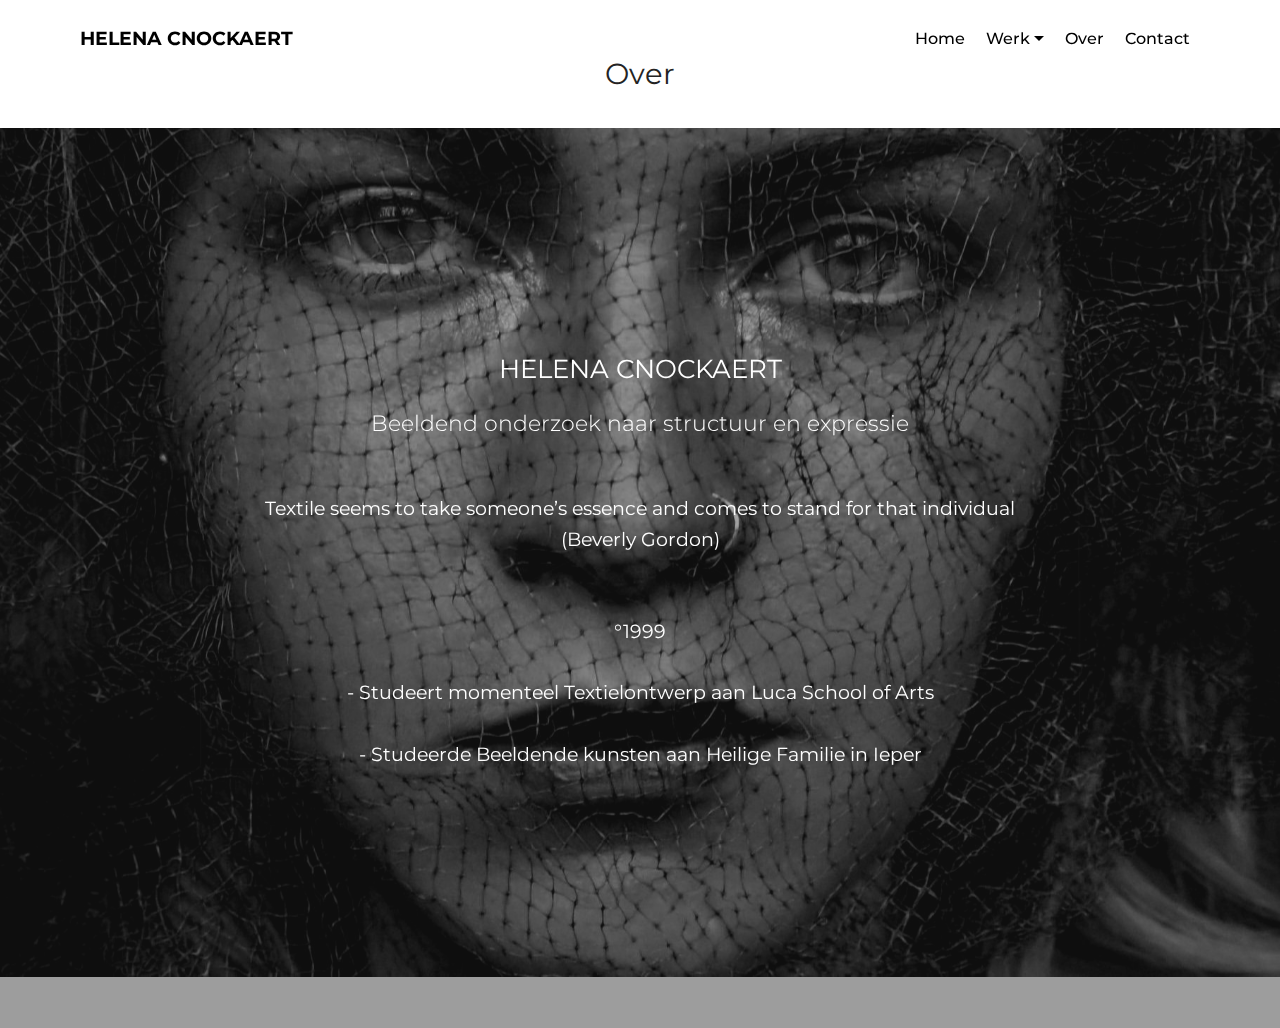
<file: over.html>
<!DOCTYPE html>
<html >
<head>
  <!-- Site made with Mobirise Website Builder v4.8.6, https://mobirise.com -->
  <meta charset="UTF-8">
  <meta http-equiv="X-UA-Compatible" content="IE=edge">
  <meta name="generator" content="Mobirise v4.8.6, mobirise.com">
  <meta name="viewport" content="width=device-width, initial-scale=1, minimum-scale=1">
  <link rel="shortcut icon" href="assets/images/logo2.png" type="image/x-icon">
  <meta name="description" content="Website Builder Description">
  <title>Over</title>
  <link rel="stylesheet" href="assets/web/assets/mobirise-icons/mobirise-icons.css">
  <link rel="stylesheet" href="assets/tether/tether.min.css">
  <link rel="stylesheet" href="assets/bootstrap/css/bootstrap.min.css">
  <link rel="stylesheet" href="assets/bootstrap/css/bootstrap-grid.min.css">
  <link rel="stylesheet" href="assets/bootstrap/css/bootstrap-reboot.min.css">
  <link rel="stylesheet" href="assets/animatecss/animate.min.css">
  <link rel="stylesheet" href="assets/dropdown/css/style.css">
  <link rel="stylesheet" href="assets/theme/css/style.css">
  <link rel="stylesheet" href="assets/mobirise/css/mbr-additional.css" type="text/css">
  
  
  
</head>
<body>
  <section class="menu cid-rbrmOaQBoP" once="menu" id="menu2-5s">

    

    <nav class="navbar navbar-expand beta-menu navbar-dropdown align-items-center navbar-toggleable-sm bg-color transparent">
        <button class="navbar-toggler navbar-toggler-right" type="button" data-toggle="collapse" data-target="#navbarSupportedContent" aria-controls="navbarSupportedContent" aria-expanded="false" aria-label="Toggle navigation">
            <div class="hamburger">
                <span></span>
                <span></span>
                <span></span>
                <span></span>
            </div>
        </button>
        <div class="menu-logo">
            <div class="navbar-brand">
                
                <span class="navbar-caption-wrap"><a class="navbar-caption text-black display-7" href="index.html">HELENA CNOCKAERT</a></span>
            </div>
        </div>
        <div class="collapse navbar-collapse" id="navbarSupportedContent">
            <ul class="navbar-nav nav-dropdown nav-right" data-app-modern-menu="true"><li class="nav-item">
                    <a class="nav-link link text-black display-4" href="index.html">Home</a>
                </li>
                <li class="nav-item dropdown">
                    <a class="nav-link link text-black dropdown-toggle display-4" href="werk.html" data-toggle="dropdown-submenu" aria-expanded="false">Werk</a><div class="dropdown-menu"><a class="text-black dropdown-item display-4" href="textiel.html">Textiel<br></a><a class="text-black dropdown-item display-4" href="fotografie.html" aria-expanded="false">Fotografie<br></a></div>
                </li><li class="nav-item"><a class="nav-link link text-black display-4" href="over.html">Over</a></li><li class="nav-item"><a class="nav-link link text-black display-4" href="contact.html">Contact</a></li></ul>
            
        </div>
    </nav>
</section>

<section class="engine"><a href="https://mobirise.info/k">how to develop your own website</a></section><section class="mbr-section content5 cid-rbrmL9bHur" id="content5-5r">

    

    

    <div class="container">
        <div class="media-container-row">
            <div class="title col-12 col-md-8">
                <h2 class="align-center mbr-bold mbr-white pb-3 mbr-fonts-style display-1"><span style="font-weight: normal;">Over</span></h2>
                
                
                
            </div>
        </div>
    </div>
</section>

<section class="cid-rbmNklrGvK mbr-fullscreen mbr-parallax-background" id="header2-5p">

    

    <div class="mbr-overlay" style="opacity: 0.4; background-color: rgb(35, 35, 35);"></div>

    <div class="container align-center">
        <div class="row justify-content-md-center">
            <div class="mbr-white col-md-10">
                <h1 class="mbr-section-title mbr-bold pb-3 mbr-fonts-style display-2"><span style="font-weight: normal;">
                    HELENA CNOCKAERT</span></h1>
                <h3 class="mbr-section-subtitle align-center mbr-light pb-3 mbr-fonts-style display-5">Beeldend onderzoek naar structuur en expressie</h3>
                <p class="mbr-text pb-3 mbr-fonts-style display-7"><br>Textile seems to take someone’s essence and comes to stand for that individual<br> (Beverly Gordon)<br><br><br>°1999<br><br>- Studeert momenteel Textielontwerp aan Luca School of Arts<br><br>- Studeerde Beeldende kunsten aan Heilige Familie in Ieper<br></p>
                
            </div>
        </div>
    </div>
    
</section>


  <script src="assets/web/assets/jquery/jquery.min.js"></script>
  <script src="assets/popper/popper.min.js"></script>
  <script src="assets/tether/tether.min.js"></script>
  <script src="assets/bootstrap/js/bootstrap.min.js"></script>
  <script src="assets/smoothscroll/smooth-scroll.js"></script>
  <script src="assets/touchswipe/jquery.touch-swipe.min.js"></script>
  <script src="assets/viewportchecker/jquery.viewportchecker.js"></script>
  <script src="assets/parallax/jarallax.min.js"></script>
  <script src="assets/dropdown/js/script.min.js"></script>
  <script src="assets/theme/js/script.js"></script>
  
  
 <div id="scrollToTop" class="scrollToTop mbr-arrow-up"><a style="text-align: center;"><i></i></a></div>
    <input name="animation" type="hidden">
  </body>
</html>
</file>
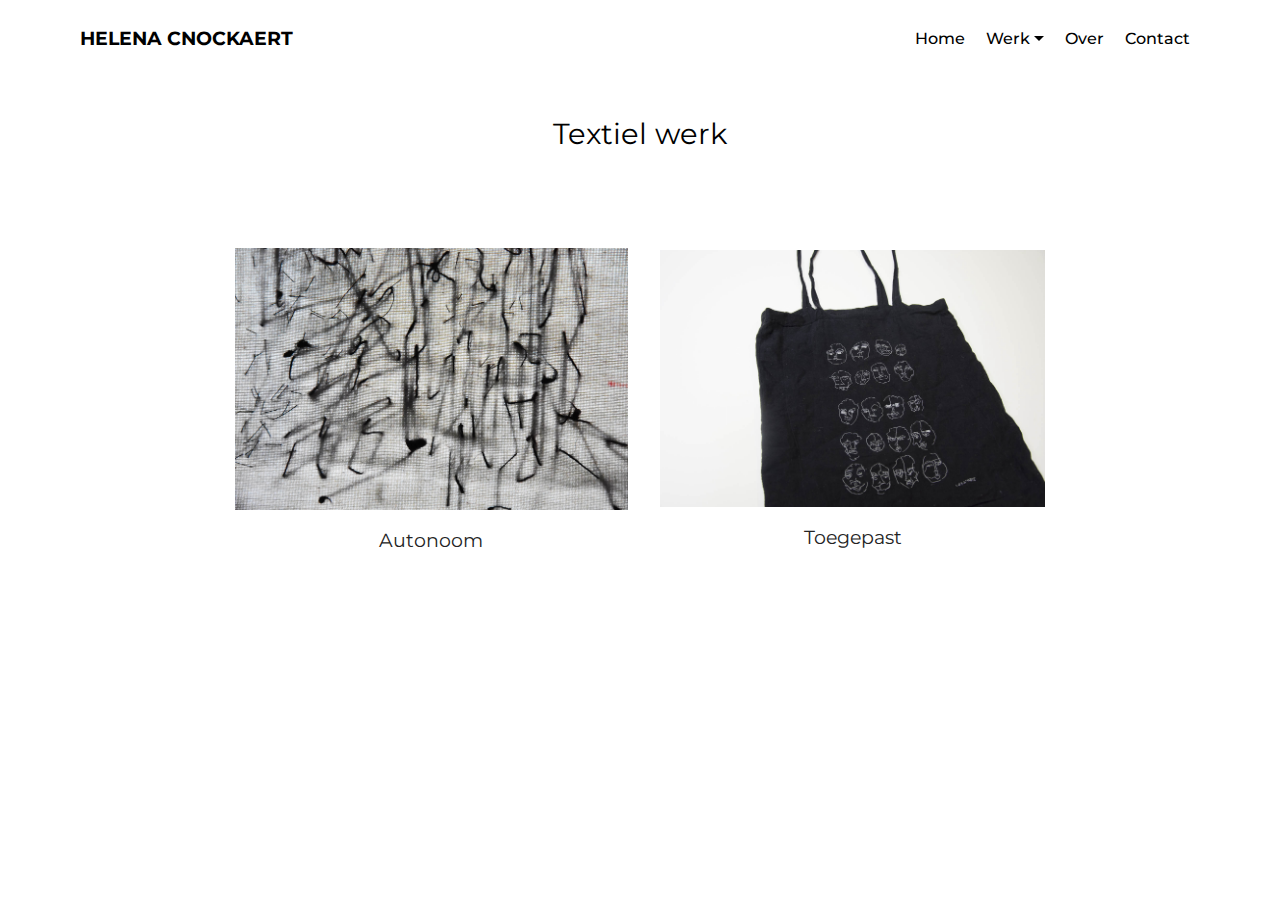
<file: textiel.html>
<!DOCTYPE html>
<html >
<head>
  <!-- Site made with Mobirise Website Builder v4.8.6, https://mobirise.com -->
  <meta charset="UTF-8">
  <meta http-equiv="X-UA-Compatible" content="IE=edge">
  <meta name="generator" content="Mobirise v4.8.6, mobirise.com">
  <meta name="viewport" content="width=device-width, initial-scale=1, minimum-scale=1">
  <link rel="shortcut icon" href="assets/images/logo2.png" type="image/x-icon">
  <meta name="description" content="Web Site Builder Description">
  <title>Textiel</title>
  <link rel="stylesheet" href="assets/web/assets/mobirise-icons/mobirise-icons.css">
  <link rel="stylesheet" href="assets/tether/tether.min.css">
  <link rel="stylesheet" href="assets/bootstrap/css/bootstrap.min.css">
  <link rel="stylesheet" href="assets/bootstrap/css/bootstrap-grid.min.css">
  <link rel="stylesheet" href="assets/bootstrap/css/bootstrap-reboot.min.css">
  <link rel="stylesheet" href="assets/animatecss/animate.min.css">
  <link rel="stylesheet" href="assets/dropdown/css/style.css">
  <link rel="stylesheet" href="assets/theme/css/style.css">
  <link rel="stylesheet" href="assets/mobirise/css/mbr-additional.css" type="text/css">
  
  
  
</head>
<body>
  <section class="menu cid-r9o2o0uUd0" once="menu" id="menu2-2i">

    

    <nav class="navbar navbar-expand beta-menu navbar-dropdown align-items-center navbar-toggleable-sm bg-color transparent">
        <button class="navbar-toggler navbar-toggler-right" type="button" data-toggle="collapse" data-target="#navbarSupportedContent" aria-controls="navbarSupportedContent" aria-expanded="false" aria-label="Toggle navigation">
            <div class="hamburger">
                <span></span>
                <span></span>
                <span></span>
                <span></span>
            </div>
        </button>
        <div class="menu-logo">
            <div class="navbar-brand">
                
                <span class="navbar-caption-wrap"><a class="navbar-caption text-black display-7" href="index.html">HELENA CNOCKAERT</a></span>
            </div>
        </div>
        <div class="collapse navbar-collapse" id="navbarSupportedContent">
            <ul class="navbar-nav nav-dropdown nav-right" data-app-modern-menu="true"><li class="nav-item">
                    <a class="nav-link link text-black display-4" href="index.html">Home</a>
                </li>
                <li class="nav-item dropdown">
                    <a class="nav-link link text-black dropdown-toggle display-4" href="werk.html" data-toggle="dropdown-submenu" aria-expanded="false">Werk</a><div class="dropdown-menu"><a class="text-black dropdown-item display-4" href="textiel.html">Textiel<br></a><a class="text-black dropdown-item display-4" href="fotografie.html" aria-expanded="false">Fotografie<br></a></div>
                </li><li class="nav-item"><a class="nav-link link text-black display-4" href="over.html">Over</a></li><li class="nav-item"><a class="nav-link link text-black display-4" href="contact.html">Contact</a></li></ul>
            
        </div>
    </nav>
</section>

<section class="engine"><a href="https://mobirise.info/r">bootstrap template</a></section><section class="mbr-section content5 cid-r9o2nXiel9" id="content5-2c">

    

    

    <div class="container">
        <div class="media-container-row">
            <div class="title col-12 col-md-8">
                <h2 class="align-center mbr-bold mbr-white pb-3 mbr-fonts-style display-1"><span style="font-weight: normal;">Textiel werk</span></h2>
                
                
                
            </div>
        </div>
    </div>
</section>

<section class="cid-rarud5ysT9" id="content13-46">
    
    <div class="container">
            <div class="media-container-row" style="width: 73%;">
                <div class="img-item item1" style="width: 106%;">
                    <a href="autonoomtextiel.html"><img src="assets/images/dsc-222-1600x1067.jpg" alt="" title=""></a>
                    <div class="img-caption">
                        <p class="mbr-fonts-style align-center mbr-black display-7"><a href="autonoomtextiel.html">Autonoom</a></p>
                    </div>
                </div>
                <div class="img-item">
                    <a href="toegepasttextiel.html"><img src="assets/images/dsc-410-1600x1067.jpg" alt="" title=""></a>
                    <div class="img-caption">
                        <p class="mbr-fonts-style align-center mbr-black display-7"><a href="toegepasttextiel.html">Toegepast</a></p>
                    </div>
                </div>
            </div>
    </div>
</section>


  <script src="assets/web/assets/jquery/jquery.min.js"></script>
  <script src="assets/popper/popper.min.js"></script>
  <script src="assets/tether/tether.min.js"></script>
  <script src="assets/bootstrap/js/bootstrap.min.js"></script>
  <script src="assets/viewportchecker/jquery.viewportchecker.js"></script>
  <script src="assets/dropdown/js/script.min.js"></script>
  <script src="assets/touchswipe/jquery.touch-swipe.min.js"></script>
  <script src="assets/smoothscroll/smooth-scroll.js"></script>
  <script src="assets/theme/js/script.js"></script>
  
  
 <div id="scrollToTop" class="scrollToTop mbr-arrow-up"><a style="text-align: center;"><i></i></a></div>
    <input name="animation" type="hidden">
  </body>
</html>
</file>
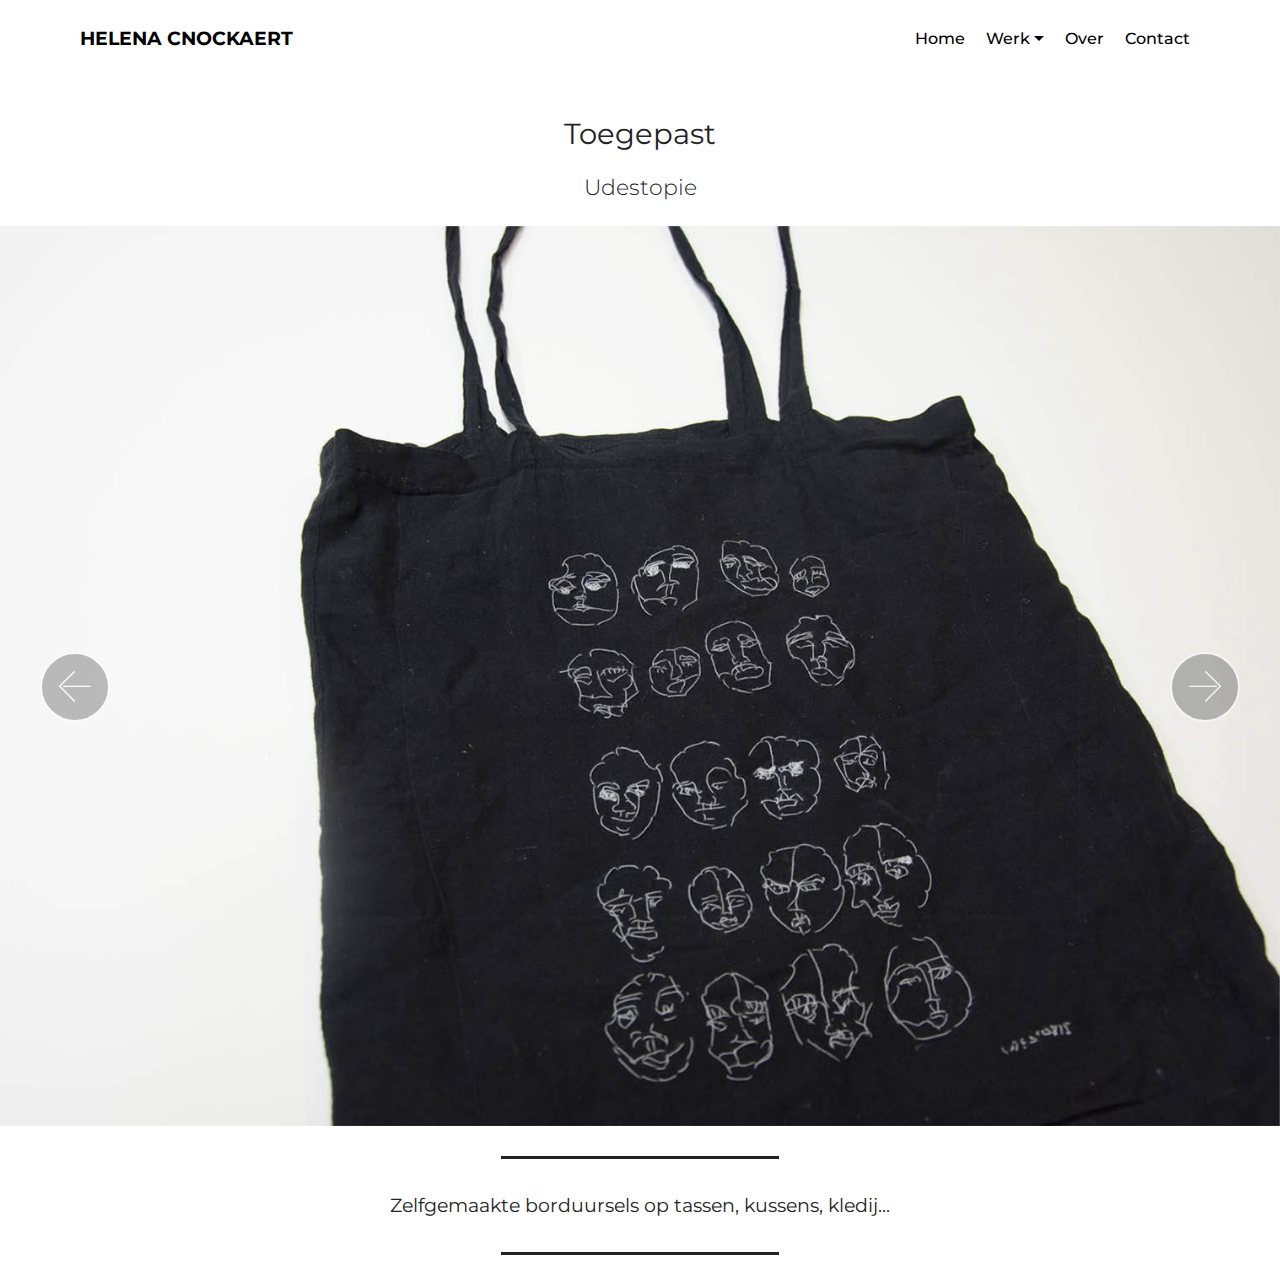
<file: toegepasttextiel.html>
<!DOCTYPE html>
<html >
<head>
  <!-- Site made with Mobirise Website Builder v4.8.6, https://mobirise.com -->
  <meta charset="UTF-8">
  <meta http-equiv="X-UA-Compatible" content="IE=edge">
  <meta name="generator" content="Mobirise v4.8.6, mobirise.com">
  <meta name="viewport" content="width=device-width, initial-scale=1, minimum-scale=1">
  <link rel="shortcut icon" href="assets/images/logo2.png" type="image/x-icon">
  <meta name="description" content="Web Site Builder Description">
  <title>Toegepast textiel</title>
  <link rel="stylesheet" href="assets/web/assets/mobirise-icons/mobirise-icons.css">
  <link rel="stylesheet" href="assets/tether/tether.min.css">
  <link rel="stylesheet" href="assets/bootstrap/css/bootstrap.min.css">
  <link rel="stylesheet" href="assets/bootstrap/css/bootstrap-grid.min.css">
  <link rel="stylesheet" href="assets/bootstrap/css/bootstrap-reboot.min.css">
  <link rel="stylesheet" href="assets/animatecss/animate.min.css">
  <link rel="stylesheet" href="assets/dropdown/css/style.css">
  <link rel="stylesheet" href="assets/theme/css/style.css">
  <link rel="stylesheet" href="assets/mobirise/css/mbr-additional.css" type="text/css">
  
  
  
</head>
<body>
  <section class="menu cid-r9owrXwOdK" once="menu" id="menu2-36">

    

    <nav class="navbar navbar-expand beta-menu navbar-dropdown align-items-center navbar-toggleable-sm bg-color transparent">
        <button class="navbar-toggler navbar-toggler-right" type="button" data-toggle="collapse" data-target="#navbarSupportedContent" aria-controls="navbarSupportedContent" aria-expanded="false" aria-label="Toggle navigation">
            <div class="hamburger">
                <span></span>
                <span></span>
                <span></span>
                <span></span>
            </div>
        </button>
        <div class="menu-logo">
            <div class="navbar-brand">
                
                <span class="navbar-caption-wrap"><a class="navbar-caption text-black display-7" href="index.html">HELENA CNOCKAERT</a></span>
            </div>
        </div>
        <div class="collapse navbar-collapse" id="navbarSupportedContent">
            <ul class="navbar-nav nav-dropdown nav-right" data-app-modern-menu="true"><li class="nav-item">
                    <a class="nav-link link text-black display-4" href="index.html">Home</a>
                </li>
                <li class="nav-item dropdown">
                    <a class="nav-link link text-black dropdown-toggle display-4" href="werk.html" data-toggle="dropdown-submenu" aria-expanded="false">Werk</a><div class="dropdown-menu"><a class="text-black dropdown-item display-4" href="textiel.html">Textiel<br></a><a class="text-black dropdown-item display-4" href="fotografie.html" aria-expanded="false">Fotografie<br></a></div>
                </li><li class="nav-item"><a class="nav-link link text-black display-4" href="over.html">Over</a></li><li class="nav-item"><a class="nav-link link text-black display-4" href="contact.html">Contact</a></li></ul>
            
        </div>
    </nav>
</section>

<section class="engine"><a href="https://mobirise.info/i">free site creation software</a></section><section class="mbr-section content5 cid-r9owrVr6w7" id="content5-32">

    

    

    <div class="container">
        <div class="media-container-row">
            <div class="title col-12 col-md-8">
                <h2 class="align-center mbr-bold mbr-white pb-3 mbr-fonts-style display-1"><span style="font-weight: normal;">Toegepast</span><br></h2>
                <h3 class="mbr-section-subtitle align-center mbr-light mbr-white pb-3 mbr-fonts-style display-5">Udestopie</h3>
                
                
            </div>
        </div>
    </div>
</section>

<section class="carousel slide cid-rbDc0YUOhs" data-interval="false" id="slider1-5s">

    

    <div class="full-screen"><div class="mbr-slider slide carousel" data-pause="true" data-keyboard="false" data-ride="false" data-interval="false"><div class="carousel-inner" role="listbox"><div class="carousel-item slider-fullscreen-image active" data-bg-video-slide="false" style="background-image: url(assets/images/dsc-410-1600x1067.jpg);"><div class="container container-slide"><div class="image_wrapper"><img src="assets/images/dsc-410-1600x1067.jpg"><div class="carousel-caption justify-content-center"><div class="col-10 align-center"></div></div></div></div></div><div class="carousel-item slider-fullscreen-image" data-bg-video-slide="false" style="background-image: url(assets/images/dsc-393-1600x1067.jpg);"><div class="container container-slide"><div class="image_wrapper"><img src="assets/images/dsc-393-1600x1067.jpg"><div class="carousel-caption justify-content-center"><div class="col-10 align-left"></div></div></div></div></div><div class="carousel-item slider-fullscreen-image" data-bg-video-slide="false" style="background-image: url(assets/images/formaat-5-2000x1636.png);"><div class="container container-slide"><div class="image_wrapper"><img src="assets/images/formaat-5-2000x1636.png"><div class="carousel-caption justify-content-center"><div class="col-10 align-right"></div></div></div></div></div><div class="carousel-item slider-fullscreen-image" data-bg-video-slide="false" style="background-image: url(assets/images/dsc-5-2000x1333.jpg);"><div class="container container-slide"><div class="image_wrapper"><img src="assets/images/dsc-5-2000x1333.jpg"><div class="carousel-caption justify-content-center"><div class="col-10 align-right"></div></div></div></div></div></div><a data-app-prevent-settings="" class="carousel-control carousel-control-prev" role="button" data-slide="prev" href="#slider1-5s"><span aria-hidden="true" class="mbri-left mbr-iconfont"></span><span class="sr-only">Previous</span></a><a data-app-prevent-settings="" class="carousel-control carousel-control-next" role="button" data-slide="next" href="#slider1-5s"><span aria-hidden="true" class="mbri-right mbr-iconfont"></span><span class="sr-only">Next</span></a></div></div>

</section>

<section class="mbr-section article content9 cid-rbmzY6WROr" id="content9-5o">
    
     

    <div class="container">
        <div class="inner-container" style="width: 100%;">
            <hr class="line" style="width: 25%;">
            <div class="section-text align-center mbr-fonts-style display-7">Zelfgemaakte borduursels op tassen, kussens, kledij...<br></div>
            <hr class="line" style="width: 25%;">
        </div>
        </div>
</section>


  <script src="assets/web/assets/jquery/jquery.min.js"></script>
  <script src="assets/popper/popper.min.js"></script>
  <script src="assets/tether/tether.min.js"></script>
  <script src="assets/bootstrap/js/bootstrap.min.js"></script>
  <script src="assets/smoothscroll/smooth-scroll.js"></script>
  <script src="assets/viewportchecker/jquery.viewportchecker.js"></script>
  <script src="assets/bootstrapcarouselswipe/bootstrap-carousel-swipe.js"></script>
  <script src="assets/touchswipe/jquery.touch-swipe.min.js"></script>
  <script src="assets/ytplayer/jquery.mb.ytplayer.min.js"></script>
  <script src="assets/vimeoplayer/jquery.mb.vimeo_player.js"></script>
  <script src="assets/dropdown/js/script.min.js"></script>
  <script src="assets/theme/js/script.js"></script>
  <script src="assets/slidervideo/script.js"></script>
  
  
 <div id="scrollToTop" class="scrollToTop mbr-arrow-up"><a style="text-align: center;"><i></i></a></div>
    <input name="animation" type="hidden">
  </body>
</html>
</file>
<file: assets/web/assets/mobirise-icons/mobirise-icons.css>
@font-face {
  font-family: 'MobiriseIcons';
  src:  url('mobirise-icons.eot?spat4u');
  src:  url('mobirise-icons.eot?spat4u#iefix') format('embedded-opentype'),
    url('mobirise-icons.ttf?spat4u') format('truetype'),
    url('mobirise-icons.woff?spat4u') format('woff'),
    url('mobirise-icons.svg?spat4u#MobiriseIcons') format('svg');
  font-weight: normal;
  font-style: normal;
}

[class^="mbri-"], [class*=" mbri-"] {
  /* use !important to prevent issues with browser extensions that change fonts */
  font-family: MobiriseIcons !important;
  speak: none;
  font-style: normal;
  font-weight: normal;
  font-variant: normal;
  text-transform: none;
  line-height: 1;

  /* Better Font Rendering =========== */
  -webkit-font-smoothing: antialiased;
  -moz-osx-font-smoothing: grayscale;
}

.mbri-add-submenu:before {
  content: "\e900";
}
.mbri-alert:before {
  content: "\e901";
}
.mbri-align-center:before {
  content: "\e902";
}
.mbri-align-justify:before {
  content: "\e903";
}
.mbri-align-left:before {
  content: "\e904";
}
.mbri-align-right:before {
  content: "\e905";
}
.mbri-android:before {
  content: "\e906";
}
.mbri-apple:before {
  content: "\e907";
}
.mbri-arrow-down:before {
  content: "\e908";
}
.mbri-arrow-next:before {
  content: "\e909";
}
.mbri-arrow-prev:before {
  content: "\e90a";
}
.mbri-arrow-up:before {
  content: "\e90b";
}
.mbri-bold:before {
  content: "\e90c";
}
.mbri-bookmark:before {
  content: "\e90d";
}
.mbri-bootstrap:before {
  content: "\e90e";
}
.mbri-briefcase:before {
  content: "\e90f";
}
.mbri-browse:before {
  content: "\e910";
}
.mbri-bulleted-list:before {
  content: "\e911";
}
.mbri-calendar:before {
  content: "\e912";
}
.mbri-camera:before {
  content: "\e913";
}
.mbri-cart-add:before {
  content: "\e914";
}
.mbri-cart-full:before {
  content: "\e915";
}
.mbri-cash:before {
  content: "\e916";
}
.mbri-change-style:before {
  content: "\e917";
}
.mbri-chat:before {
  content: "\e918";
}
.mbri-clock:before {
  content: "\e919";
}
.mbri-close:before {
  content: "\e91a";
}
.mbri-cloud:before {
  content: "\e91b";
}
.mbri-code:before {
  content: "\e91c";
}
.mbri-contact-form:before {
  content: "\e91d";
}
.mbri-credit-card:before {
  content: "\e91e";
}
.mbri-cursor-click:before {
  content: "\e91f";
}
.mbri-cust-feedback:before {
  content: "\e920";
}
.mbri-database:before {
  content: "\e921";
}
.mbri-delivery:before {
  content: "\e922";
}
.mbri-desktop:before {
  content: "\e923";
}
.mbri-devices:before {
  content: "\e924";
}
.mbri-down:before {
  content: "\e925";
}
.mbri-download:before {
  content: "\e989";
}
.mbri-drag-n-drop:before {
  content: "\e927";
}
.mbri-drag-n-drop2:before {
  content: "\e928";
}
.mbri-edit:before {
  content: "\e929";
}
.mbri-edit2:before {
  content: "\e92a";
}
.mbri-error:before {
  content: "\e92b";
}
.mbri-extension:before {
  content: "\e92c";
}
.mbri-features:before {
  content: "\e92d";
}
.mbri-file:before {
  content: "\e92e";
}
.mbri-flag:before {
  content: "\e92f";
}
.mbri-folder:before {
  content: "\e930";
}
.mbri-gift:before {
  content: "\e931";
}
.mbri-github:before {
  content: "\e932";
}
.mbri-globe:before {
  content: "\e933";
}
.mbri-globe-2:before {
  content: "\e934";
}
.mbri-growing-chart:before {
  content: "\e935";
}
.mbri-hearth:before {
  content: "\e936";
}
.mbri-help:before {
  content: "\e937";
}
.mbri-home:before {
  content: "\e938";
}
.mbri-hot-cup:before {
  content: "\e939";
}
.mbri-idea:before {
  content: "\e93a";
}
.mbri-image-gallery:before {
  content: "\e93b";
}
.mbri-image-slider:before {
  content: "\e93c";
}
.mbri-info:before {
  content: "\e93d";
}
.mbri-italic:before {
  content: "\e93e";
}
.mbri-key:before {
  content: "\e93f";
}
.mbri-laptop:before {
  content: "\e940";
}
.mbri-layers:before {
  content: "\e941";
}
.mbri-left-right:before {
  content: "\e942";
}
.mbri-left:before {
  content: "\e943";
}
.mbri-letter:before {
  content: "\e944";
}
.mbri-like:before {
  content: "\e945";
}
.mbri-link:before {
  content: "\e946";
}
.mbri-lock:before {
  content: "\e947";
}
.mbri-login:before {
  content: "\e948";
}
.mbri-logout:before {
  content: "\e949";
}
.mbri-magic-stick:before {
  content: "\e94a";
}
.mbri-map-pin:before {
  content: "\e94b";
}
.mbri-menu:before {
  content: "\e94c";
}
.mbri-mobile:before {
  content: "\e94d";
}
.mbri-mobile2:before {
  content: "\e94e";
}
.mbri-mobirise:before {
  content: "\e94f";
}
.mbri-more-horizontal:before {
  content: "\e950";
}
.mbri-more-vertical:before {
  content: "\e951";
}
.mbri-music:before {
  content: "\e952";
}
.mbri-new-file:before {
  content: "\e953";
}
.mbri-numbered-list:before {
  content: "\e954";
}
.mbri-opened-folder:before {
  content: "\e955";
}
.mbri-pages:before {
  content: "\e956";
}
.mbri-paper-plane:before {
  content: "\e957";
}
.mbri-paperclip:before {
  content: "\e958";
}
.mbri-photo:before {
  content: "\e959";
}
.mbri-photos:before {
  content: "\e95a";
}
.mbri-pin:before {
  content: "\e95b";
}
.mbri-play:before {
  content: "\e95c";
}
.mbri-plus:before {
  content: "\e95d";
}
.mbri-preview:before {
  content: "\e95e";
}
.mbri-print:before {
  content: "\e95f";
}
.mbri-protect:before {
  content: "\e960";
}
.mbri-question:before {
  content: "\e961";
}
.mbri-quote-left:before {
  content: "\e962";
}
.mbri-quote-right:before {
  content: "\e963";
}
.mbri-refresh:before {
  content: "\e964";
}
.mbri-responsive:before {
  content: "\e965";
}
.mbri-right:before {
  content: "\e966";
}
.mbri-rocket:before {
  content: "\e967";
}
.mbri-sad-face:before {
  content: "\e968";
}
.mbri-sale:before {
  content: "\e969";
}
.mbri-save:before {
  content: "\e96a";
}
.mbri-search:before {
  content: "\e96b";
}
.mbri-setting:before {
  content: "\e96c";
}
.mbri-setting2:before {
  content: "\e96d";
}
.mbri-setting3:before {
  content: "\e96e";
}
.mbri-share:before {
  content: "\e96f";
}
.mbri-shopping-bag:before {
  content: "\e970";
}
.mbri-shopping-basket:before {
  content: "\e971";
}
.mbri-shopping-cart:before {
  content: "\e972";
}
.mbri-sites:before {
  content: "\e973";
}
.mbri-smile-face:before {
  content: "\e974";
}
.mbri-speed:before {
  content: "\e975";
}
.mbri-star:before {
  content: "\e976";
}
.mbri-success:before {
  content: "\e977";
}
.mbri-sun:before {
  content: "\e978";
}
.mbri-sun2:before {
  content: "\e979";
}
.mbri-tablet:before {
  content: "\e97a";
}
.mbri-tablet-vertical:before {
  content: "\e97b";
}
.mbri-target:before {
  content: "\e97c";
}
.mbri-timer:before {
  content: "\e97d";
}
.mbri-to-ftp:before {
  content: "\e97e";
}
.mbri-to-local-drive:before {
  content: "\e97f";
}
.mbri-touch-swipe:before {
  content: "\e980";
}
.mbri-touch:before {
  content: "\e981";
}
.mbri-trash:before {
  content: "\e982";
}
.mbri-underline:before {
  content: "\e983";
}
.mbri-unlink:before {
  content: "\e984";
}
.mbri-unlock:before {
  content: "\e985";
}
.mbri-up-down:before {
  content: "\e986";
}
.mbri-up:before {
  content: "\e987";
}
.mbri-update:before {
  content: "\e988";
}
.mbri-upload:before {
 content: "\e926"; 
}
.mbri-user:before {
  content: "\e98a";
}
.mbri-user2:before {
  content: "\e98b";
}
.mbri-users:before {
  content: "\e98c";
}
.mbri-video:before {
  content: "\e98d";
}
.mbri-video-play:before {
  content: "\e98e";
}
.mbri-watch:before {
  content: "\e98f";
}
.mbri-website-theme:before {
  content: "\e990";
}
.mbri-wifi:before {
  content: "\e991";
}
.mbri-windows:before {
  content: "\e992";
}
.mbri-zoom-out:before {
  content: "\e993";
}
.mbri-redo:before {
  content: "\e994";
}
.mbri-undo:before {
  content: "\e995";
}
</file>
<file: assets/dropdown/css/style.css>
.navbar-dropdown {
  left: 0;
  padding: 0;
  position: absolute;
  right: 0;
  top: 0;
  transition: all 0.45s ease;
  z-index: 1030;
  background: #282828; }
  .navbar-dropdown .navbar-logo {
    margin-right: 0.8rem;
    transition: margin 0.3s ease-in-out;
    vertical-align: middle; }
    .navbar-dropdown .navbar-logo img {
      height: 3.125rem;
      transition: all 0.3s ease-in-out; }
    .navbar-dropdown .navbar-logo.mbr-iconfont {
      font-size: 3.125rem;
      line-height: 3.125rem; }
  .navbar-dropdown .navbar-caption {
    font-weight: 700;
    white-space: normal;
    vertical-align: -4px;
    line-height: 3.125rem !important; }
    .navbar-dropdown .navbar-caption, .navbar-dropdown .navbar-caption:hover {
      color: inherit;
      text-decoration: none; }
  .navbar-dropdown .mbr-iconfont + .navbar-caption {
    vertical-align: -1px; }
  .navbar-dropdown.navbar-fixed-top {
    position: fixed; }
  .navbar-dropdown .navbar-brand span {
    vertical-align: -4px; }
  .navbar-dropdown.bg-color.transparent {
    background: none; }
  .navbar-dropdown.navbar-short .navbar-brand {
    padding: 0.625rem 0; }
    .navbar-dropdown.navbar-short .navbar-brand span {
      vertical-align: -1px; }
  .navbar-dropdown.navbar-short .navbar-caption {
    line-height: 2.375rem !important;
    vertical-align: -2px; }
  .navbar-dropdown.navbar-short .navbar-logo {
    margin-right: 0.5rem; }
    .navbar-dropdown.navbar-short .navbar-logo img {
      height: 2.375rem; }
    .navbar-dropdown.navbar-short .navbar-logo.mbr-iconfont {
      font-size: 2.375rem;
      line-height: 2.375rem; }
  .navbar-dropdown.navbar-short .mbr-table-cell {
    height: 3.625rem; }
  .navbar-dropdown .navbar-close {
    left: 0.6875rem;
    position: fixed;
    top: 0.75rem;
    z-index: 1000; }
  .navbar-dropdown .hamburger-icon {
    content: "";
    display: inline-block;
    vertical-align: middle;
    width: 16px;
    -webkit-box-shadow: 0 -6px 0 1px #282828,0 0 0 1px #282828,0 6px 0 1px #282828;
    -moz-box-shadow: 0 -6px 0 1px #282828,0 0 0 1px #282828,0 6px 0 1px #282828;
    box-shadow: 0 -6px 0 1px #282828,0 0 0 1px #282828,0 6px 0 1px #282828; }

.dropdown-menu .dropdown-toggle[data-toggle="dropdown-submenu"]::after {
  border-bottom: 0.35em solid transparent;
  border-left: 0.35em solid;
  border-right: 0;
  border-top: 0.35em solid transparent;
  margin-left: 0.3rem; }

.dropdown-menu .dropdown-item:focus {
  outline: 0; }

.nav-dropdown {
  font-size: 0.75rem;
  font-weight: 500;
  height: auto !important; }
  .nav-dropdown .nav-btn {
    padding-left: 1rem; }
  .nav-dropdown .link {
    margin: .667em 1.667em;
    font-weight: 500;
    padding: 0;
    transition: color .2s ease-in-out; }
    .nav-dropdown .link.dropdown-toggle {
      margin-right: 2.583em; }
      .nav-dropdown .link.dropdown-toggle::after {
        margin-left: .25rem;
        border-top: 0.35em solid;
        border-right: 0.35em solid transparent;
        border-left: 0.35em solid transparent;
        border-bottom: 0; }
      .nav-dropdown .link.dropdown-toggle[aria-expanded="true"] {
        margin: 0;
        padding: 0.667em 3.263em  0.667em 1.667em; }
  .nav-dropdown .link::after,
  .nav-dropdown .dropdown-item::after {
    color: inherit; }
  .nav-dropdown .btn {
    font-size: 0.75rem;
    font-weight: 700;
    letter-spacing: 0;
    margin-bottom: 0;
    padding-left: 1.25rem;
    padding-right: 1.25rem; }
  .nav-dropdown .dropdown-menu {
    border-radius: 0;
    border: 0;
    left: 0;
    margin: 0;
    padding-bottom: 1.25rem;
    padding-top: 1.25rem;
    position: relative; }
  .nav-dropdown .dropdown-submenu {
    margin-left: 0.125rem;
    top: 0; }
  .nav-dropdown .dropdown-item {
    font-weight: 500;
    line-height: 2;
    padding: 0.3846em 4.615em 0.3846em 1.5385em;
    position: relative;
    transition: color .2s ease-in-out, background-color .2s ease-in-out; }
    .nav-dropdown .dropdown-item::after {
      margin-top: -0.3077em;
      position: absolute;
      right: 1.1538em;
      top: 50%; }
    .nav-dropdown .dropdown-item:focus, .nav-dropdown .dropdown-item:hover {
      background: none; }

@media (max-width: 767px) {
  .nav-dropdown.navbar-toggleable-sm {
    bottom: 0;
    display: none;
    left: 0;
    overflow-x: hidden;
    position: fixed;
    top: 0;
    transform: translateX(-100%);
    -ms-transform: translateX(-100%);
    -webkit-transform: translateX(-100%);
    width: 18.75rem;
    z-index: 999; } }
.nav-dropdown.navbar-toggleable-xl {
  bottom: 0;
  display: none;
  left: 0;
  overflow-x: hidden;
  position: fixed;
  top: 0;
  transform: translateX(-100%);
  -ms-transform: translateX(-100%);
  -webkit-transform: translateX(-100%);
  width: 18.75rem;
  z-index: 999; }

.nav-dropdown-sm {
  display: block !important;
  overflow-x: hidden;
  overflow: auto;
  padding-top: 3.875rem; }
  .nav-dropdown-sm::after {
    content: "";
    display: block;
    height: 3rem;
    width: 100%; }
  .nav-dropdown-sm.collapse.in ~ .navbar-close {
    display: block !important; }
  .nav-dropdown-sm.collapsing, .nav-dropdown-sm.collapse.in {
    transform: translateX(0);
    -ms-transform: translateX(0);
    -webkit-transform: translateX(0);
    transition: all 0.25s ease-out;
    -webkit-transition: all 0.25s ease-out;
    background: #282828; }
  .nav-dropdown-sm.collapsing[aria-expanded="false"] {
    transform: translateX(-100%);
    -ms-transform: translateX(-100%);
    -webkit-transform: translateX(-100%); }
  .nav-dropdown-sm .nav-item {
    display: block;
    margin-left: 0 !important;
    padding-left: 0; }
  .nav-dropdown-sm .link,
  .nav-dropdown-sm .dropdown-item {
    border-top: 1px dotted rgba(255, 255, 255, 0.1);
    font-size: 0.8125rem;
    line-height: 1.6;
    margin: 0 !important;
    padding: 0.875rem 2.4rem 0.875rem 1.5625rem !important;
    position: relative;
    white-space: normal; }
    .nav-dropdown-sm .link:focus, .nav-dropdown-sm .link:hover,
    .nav-dropdown-sm .dropdown-item:focus,
    .nav-dropdown-sm .dropdown-item:hover {
      background: rgba(0, 0, 0, 0.2) !important;
      color: #c0a375; }
  .nav-dropdown-sm .nav-btn {
    position: relative;
    padding: 1.5625rem 1.5625rem 0 1.5625rem; }
    .nav-dropdown-sm .nav-btn::before {
      border-top: 1px dotted rgba(255, 255, 255, 0.1);
      content: "";
      left: 0;
      position: absolute;
      top: 0;
      width: 100%; }
    .nav-dropdown-sm .nav-btn + .nav-btn {
      padding-top: 0.625rem; }
      .nav-dropdown-sm .nav-btn + .nav-btn::before {
        display: none; }
  .nav-dropdown-sm .btn {
    padding: 0.625rem 0; }
  .nav-dropdown-sm .dropdown-toggle[data-toggle="dropdown-submenu"]::after {
    margin-left: .25rem;
    border-top: 0.35em solid;
    border-right: 0.35em solid transparent;
    border-left: 0.35em solid transparent;
    border-bottom: 0; }
  .nav-dropdown-sm .dropdown-toggle[data-toggle="dropdown-submenu"][aria-expanded="true"]::after {
    border-top: 0;
    border-right: 0.35em solid transparent;
    border-left: 0.35em solid transparent;
    border-bottom: 0.35em solid; }
  .nav-dropdown-sm .dropdown-menu {
    margin: 0;
    padding: 0;
    position: relative;
    top: 0;
    left: 0;
    width: 100%;
    border: 0;
    float: none;
    border-radius: 0;
    background: none; }
  .nav-dropdown-sm .dropdown-submenu {
    left: 100%;
    margin-left: 0.125rem;
    margin-top: -1.25rem;
    top: 0; }

.navbar-toggleable-sm .nav-dropdown .dropdown-menu {
  position: absolute; }

.navbar-toggleable-sm .nav-dropdown .dropdown-submenu {
  left: 100%;
  margin-left: 0.125rem;
  margin-top: -1.25rem;
  top: 0; }

.navbar-toggleable-sm.opened .nav-dropdown .dropdown-menu {
  position: relative; }

.navbar-toggleable-sm.opened .nav-dropdown .dropdown-submenu {
  left: 0;
  margin-left: 00rem;
  margin-top: 0rem;
  top: 0; }

.is-builder .nav-dropdown.collapsing {
  transition: none !important; }

/*# sourceMappingURL=style.css.map */
</file>
<file: assets/theme/css/style.css>
/*!
 * Mobirise v4 theme (https://mobirise.com/)
 * Copyright 2017 Mobirise
 */section{background-color:#eeeeee}section,.container,.container-fluid{position:relative;word-wrap:break-word}a.mbr-iconfont:hover{text-decoration:none}.article .lead p,.article .lead ul,.article .lead ol,.article .lead pre,.article .lead blockquote{margin-bottom:0}a{font-style:normal;font-weight:400;cursor:pointer}a,a:hover{text-decoration:none}figure{margin-bottom:0}body{color:#232323}h1,h2,h3,h4,h5,h6,.h1,.h2,.h3,.h4,.h5,.h6,.display-1,.display-2,.display-3,.display-4{line-height:1;word-break:break-word;word-wrap:break-word}b,strong{font-weight:bold}blockquote{padding:10px 0 10px 20px;position:relative;border-left:2px solid;border-color:#ff3366}input:-webkit-autofill,input:-webkit-autofill:hover,input:-webkit-autofill:focus,input:-webkit-autofill:active{transition-delay:9999s;transition-property:background-color, color}textarea[type="hidden"]{display:none}body{position:relative}section{background-position:50% 50%;background-repeat:no-repeat;background-size:cover}section .mbr-background-video,section .mbr-background-video-preview{position:absolute;bottom:0;left:0;right:0;top:0}.hidden{visibility:hidden}.mbr-z-index20{z-index:20}/*! Base colors */.mbr-white{color:#ffffff}.mbr-black{color:#000000}.mbr-bg-white{background-color:#ffffff}.mbr-bg-black{background-color:#000000}/*! Text-aligns */.align-left{text-align:left}.align-center{text-align:center}.align-right{text-align:right}@media (max-width: 767px){.align-left,.align-center,.align-right,.mbr-section-btn,.mbr-section-title{text-align:center}}/*! Font-weight  */.mbr-light{font-weight:300}.mbr-regular{font-weight:400}.mbr-semibold{font-weight:500}.mbr-bold{font-weight:700}/*! Media  */.media-size-item{-webkit-flex:1 1 auto;-moz-flex:1 1 auto;-ms-flex:1 1 auto;-o-flex:1 1 auto;flex:1 1 auto}.media-content{-webkit-flex-basis:100%;flex-basis:100%}.media-container-row{display:-ms-flexbox;display:-webkit-flex;display:flex;-webkit-flex-direction:row;-ms-flex-direction:row;flex-direction:row;-webkit-flex-wrap:wrap;-ms-flex-wrap:wrap;flex-wrap:wrap;-webkit-justify-content:center;-ms-flex-pack:center;justify-content:center;-webkit-align-content:center;-ms-flex-line-pack:center;align-content:center;-webkit-align-items:start;-ms-flex-align:start;align-items:start}.media-container-row .media-size-item{width:400px}.media-container-column{display:-ms-flexbox;display:-webkit-flex;display:flex;-webkit-flex-direction:column;-ms-flex-direction:column;flex-direction:column;-webkit-flex-wrap:wrap;-ms-flex-wrap:wrap;flex-wrap:wrap;-webkit-justify-content:center;-ms-flex-pack:center;justify-content:center;-webkit-align-content:center;-ms-flex-line-pack:center;align-content:center;-webkit-align-items:stretch;-ms-flex-align:stretch;align-items:stretch}.media-container-column>*{width:100%}@media (min-width: 992px){.media-container-row{-webkit-flex-wrap:nowrap;-ms-flex-wrap:nowrap;flex-wrap:nowrap}}figure{overflow:hidden}figure[mbr-media-size]{transition:width 0.1s}.mbr-figure img,.mbr-figure iframe{display:block;width:100%}.card{background-color:transparent;border:none}.card-img{text-align:center;flex-shrink:0;-webkit-flex-shrink:0}.media{max-width:100%;margin:0 auto}.mbr-figure{-ms-flex-item-align:center;-ms-grid-row-align:center;-webkit-align-self:center;align-self:center}.media-container>div{max-width:100%}.mbr-figure img,.card-img img{width:100%}@media (max-width: 991px){.media-size-item{width:auto !important}.media{width:auto}.mbr-figure{width:100% !important}}/*! Buttons */.mbr-section-btn{margin-left:-.25rem;margin-right:-.25rem;font-size:0}nav .mbr-section-btn{margin-left:0rem;margin-right:0rem}/*! Btn icon margin */.btn .mbr-iconfont,.btn.btn-sm .mbr-iconfont{cursor:pointer;margin-right:0.5rem}.btn.btn-md .mbr-iconfont,.btn.btn-md .mbr-iconfont{margin-right:0.8rem}.mbr-regular{font-weight:400}.mbr-semibold{font-weight:500}.mbr-bold{font-weight:700}[type="submit"]{-webkit-appearance:none}/*! Full-screen */.mbr-fullscreen .mbr-overlay{min-height:100vh}.mbr-fullscreen{display:flex;display:-webkit-flex;display:-moz-flex;display:-ms-flex;display:-o-flex;align-items:center;-webkit-align-items:center;min-height:100vh;padding-top:3rem;padding-bottom:3rem}/*! Map */.map{height:25rem;position:relative}.map iframe{width:100%;height:100%}.form-asterisk{font-family:initial;position:absolute;top:-2px;font-weight:normal}/*! Scroll to top arrow */.mbr-arrow-up{bottom:25px;right:90px;position:fixed;text-align:right;z-index:5000;color:#ffffff;font-size:32px;transform:rotate(180deg);-webkit-transform:rotate(180deg)}.mbr-arrow-up a{background:rgba(0,0,0,0.2);border-radius:3px;color:#fff;display:inline-block;height:60px;width:60px;outline-style:none !important;position:relative;text-decoration:none;transition:all .3s ease-in-out;cursor:pointer;text-align:center}.mbr-arrow-up a:hover{background-color:rgba(0,0,0,0.4)}.mbr-arrow-up a i{line-height:60px}.mbr-arrow-up-icon{display:block;color:#fff}.mbr-arrow-up-icon::before{content:"\203a";display:inline-block;font-family:serif;font-size:32px;line-height:1;font-style:normal;position:relative;top:6px;left:-4px;-webkit-transform:rotate(-90deg);transform:rotate(-90deg)}/*! Arrow Down */.mbr-arrow{position:absolute;bottom:45px;left:50%;width:60px;height:60px;cursor:pointer;background-color:rgba(80,80,80,0.5);border-radius:50%;-webkit-transform:translateX(-50%);transform:translateX(-50%)}.mbr-arrow>a{display:inline-block;text-decoration:none;outline-style:none;-webkit-animation:arrowdown 1.7s ease-in-out infinite;animation:arrowdown 1.7s ease-in-out infinite}.mbr-arrow>a>i{position:absolute;top:-2px;left:15px;font-size:2rem}@keyframes arrowdown{0%{transform:translateY(0px);-webkit-transform:translateY(0px)}50%{transform:translateY(-5px);-webkit-transform:translateY(-5px)}100%{transform:translateY(0px);-webkit-transform:translateY(0px)}}@-webkit-keyframes arrowdown{0%{transform:translateY(0px);-webkit-transform:translateY(0px)}50%{transform:translateY(-5px);-webkit-transform:translateY(-5px)}100%{transform:translateY(0px);-webkit-transform:translateY(0px)}}@media (max-width: 500px){.mbr-arrow-up{left:50%;right:auto;transform:translateX(-50%) rotate(180deg);-webkit-transform:translateX(-50%) rotate(180deg)}}@keyframes gradient-animation{from{background-position:0% 100%;animation-timing-function:ease-in-out}to{background-position:100% 0%;animation-timing-function:ease-in-out}}@-webkit-keyframes gradient-animation{from{background-position:0% 100%;animation-timing-function:ease-in-out}to{background-position:100% 0%;animation-timing-function:ease-in-out}}.bg-gradient{background-size:200% 200%;animation:gradient-animation 5s infinite alternate;-webkit-animation:gradient-animation 5s infinite alternate}.menu .navbar-brand{display:-webkit-flex}.menu .navbar-brand span{display:flex;display:-webkit-flex}.menu .navbar-brand .navbar-caption-wrap{display:-webkit-flex}.menu .navbar-brand .navbar-logo img{display:-webkit-flex}@media (min-width: 768px) and (max-width: 991px){.menu .navbar-toggleable-sm .navbar-nav{display:-webkit-box;display:-webkit-flex;display:-ms-flexbox}}@media (min-width: 992px){.menu .navbar-nav.nav-dropdown{display:-webkit-flex}.menu .navbar-toggleable-sm .navbar-collapse{display:-webkit-flex !important}}.navbar{display:-webkit-flex;-webkit-flex-wrap:wrap;-webkit-align-items:center;-webkit-justify-content:space-between}.navbar-collapse{-webkit-flex-basis:100%;-webkit-flex-grow:1;-webkit-align-items:center}.nav-dropdown .link{padding:.667em 1.667em !important;margin:0 !important}.nav{display:-webkit-flex;-webkit-flex-wrap:wrap}.row{display:-webkit-flex;-webkit-flex-wrap:wrap}.justify-content-center{-webkit-justify-content:center}.form-inline{display:-webkit-flex;-webkit-flex-flow:row wrap;-webkit-align-items:center}.card-wrapper{flex:1;-webkit-flex:1}.carousel-control{display:-webkit-flex;-webkit-align-items:center;-webkit-justify-content:center}.carousel-controls{display:-webkit-flex}.media{display:-webkit-flex}
/*# sourceMappingURL=style.css.map */
.engine {
	position: absolute;
	text-indent: -2400px;
	text-align: center;
	padding: 0;
	top: 0;
	left: -2400px;
}
</file>
<file: assets/mobirise/css/mbr-additional.css>
@import url(https://fonts.googleapis.com/css?family=Montserrat:100,100i,200,200i,300,300i,400,400i,500,500i,600,600i,700,700i,800,800i,900,900i);





body {
  font-style: normal;
  line-height: 1.5;
}
.mbr-section-title {
  font-style: normal;
  line-height: 1.2;
}
.mbr-section-subtitle {
  line-height: 1.3;
}
.mbr-text {
  font-style: normal;
  line-height: 1.6;
}
.display-1 {
  font-family: 'Montserrat', sans-serif;
  font-size: 1.8rem;
}
.display-1 > .mbr-iconfont {
  font-size: 2.88rem;
}
.display-2 {
  font-family: 'Montserrat', sans-serif;
  font-size: 1.6rem;
}
.display-2 > .mbr-iconfont {
  font-size: 2.56rem;
}
.display-4 {
  font-family: 'Montserrat', sans-serif;
  font-size: 1rem;
}
.display-4 > .mbr-iconfont {
  font-size: 1.6rem;
}
.display-5 {
  font-family: 'Montserrat', sans-serif;
  font-size: 1.4rem;
}
.display-5 > .mbr-iconfont {
  font-size: 2.24rem;
}
.display-7 {
  font-family: 'Montserrat', sans-serif;
  font-size: 1.2rem;
}
.display-7 > .mbr-iconfont {
  font-size: 1.92rem;
}
/* ---- Fluid typography for mobile devices ---- */
/* 1.4 - font scale ratio ( bootstrap == 1.42857 ) */
/* 100vw - current viewport width */
/* (48 - 20)  48 == 48rem == 768px, 20 == 20rem == 320px(minimal supported viewport) */
/* 0.65 - min scale variable, may vary */
@media (max-width: 768px) {
  .display-1 {
    font-size: 1.44rem;
    font-size: calc( 1.28rem + (1.8 - 1.28) * ((100vw - 20rem) / (48 - 20)));
    line-height: calc( 1.4 * (1.28rem + (1.8 - 1.28) * ((100vw - 20rem) / (48 - 20))));
  }
  .display-2 {
    font-size: 1.28rem;
    font-size: calc( 1.21rem + (1.6 - 1.21) * ((100vw - 20rem) / (48 - 20)));
    line-height: calc( 1.4 * (1.21rem + (1.6 - 1.21) * ((100vw - 20rem) / (48 - 20))));
  }
  .display-4 {
    font-size: 0.8rem;
    font-size: calc( 1rem + (1 - 1) * ((100vw - 20rem) / (48 - 20)));
    line-height: calc( 1.4 * (1rem + (1 - 1) * ((100vw - 20rem) / (48 - 20))));
  }
  .display-5 {
    font-size: 1.12rem;
    font-size: calc( 1.14rem + (1.4 - 1.14) * ((100vw - 20rem) / (48 - 20)));
    line-height: calc( 1.4 * (1.14rem + (1.4 - 1.14) * ((100vw - 20rem) / (48 - 20))));
  }
}
/* Buttons */
.btn {
  font-weight: 500;
  border-width: 2px;
  font-style: normal;
  letter-spacing: 1px;
  margin: .4rem .8rem;
  white-space: normal;
  -webkit-transition: all 0.3s ease-in-out;
  -moz-transition: all 0.3s ease-in-out;
  transition: all 0.3s ease-in-out;
  display: inline-flex;
  align-items: center;
  justify-content: center;
  word-break: break-word;
  -webkit-align-items: center;
  -webkit-justify-content: center;
  display: -webkit-inline-flex;
  padding: 1rem 3rem;
  border-radius: 3px;
}
.btn-sm {
  font-weight: 500;
  letter-spacing: 1px;
  -webkit-transition: all 0.3s ease-in-out;
  -moz-transition: all 0.3s ease-in-out;
  transition: all 0.3s ease-in-out;
  padding: 0.6rem 1.5rem;
  border-radius: 3px;
}
.btn-md {
  font-weight: 500;
  letter-spacing: 1px;
  margin: .4rem .8rem !important;
  -webkit-transition: all 0.3s ease-in-out;
  -moz-transition: all 0.3s ease-in-out;
  transition: all 0.3s ease-in-out;
  padding: 1rem 3rem;
  border-radius: 3px;
}
.btn-lg {
  font-weight: 500;
  letter-spacing: 1px;
  margin: .4rem .8rem !important;
  -webkit-transition: all 0.3s ease-in-out;
  -moz-transition: all 0.3s ease-in-out;
  transition: all 0.3s ease-in-out;
  padding: 1.2rem 3.2rem;
  border-radius: 3px;
}
.bg-primary {
  background-color: #232323 !important;
}
.bg-success {
  background-color: #f7ed4a !important;
}
.bg-info {
  background-color: #82786e !important;
}
.bg-warning {
  background-color: #879a9f !important;
}
.bg-danger {
  background-color: #b1a374 !important;
}
.btn-primary,
.btn-primary:active {
  background-color: #232323 !important;
  border-color: #232323 !important;
  color: #ffffff !important;
}
.btn-primary:hover,
.btn-primary:focus,
.btn-primary.focus,
.btn-primary.active {
  color: #ffffff !important;
  background-color: #000000 !important;
  border-color: #000000 !important;
}
.btn-primary.disabled,
.btn-primary:disabled {
  color: #ffffff !important;
  background-color: #000000 !important;
  border-color: #000000 !important;
}
.btn-secondary,
.btn-secondary:active {
  background-color: #ff3366 !important;
  border-color: #ff3366 !important;
  color: #ffffff !important;
}
.btn-secondary:hover,
.btn-secondary:focus,
.btn-secondary.focus,
.btn-secondary.active {
  color: #ffffff !important;
  background-color: #e50039 !important;
  border-color: #e50039 !important;
}
.btn-secondary.disabled,
.btn-secondary:disabled {
  color: #ffffff !important;
  background-color: #e50039 !important;
  border-color: #e50039 !important;
}
.btn-info,
.btn-info:active {
  background-color: #82786e !important;
  border-color: #82786e !important;
  color: #ffffff !important;
}
.btn-info:hover,
.btn-info:focus,
.btn-info.focus,
.btn-info.active {
  color: #ffffff !important;
  background-color: #59524b !important;
  border-color: #59524b !important;
}
.btn-info.disabled,
.btn-info:disabled {
  color: #ffffff !important;
  background-color: #59524b !important;
  border-color: #59524b !important;
}
.btn-success,
.btn-success:active {
  background-color: #f7ed4a !important;
  border-color: #f7ed4a !important;
  color: #3f3c03 !important;
}
.btn-success:hover,
.btn-success:focus,
.btn-success.focus,
.btn-success.active {
  color: #3f3c03 !important;
  background-color: #eadd0a !important;
  border-color: #eadd0a !important;
}
.btn-success.disabled,
.btn-success:disabled {
  color: #3f3c03 !important;
  background-color: #eadd0a !important;
  border-color: #eadd0a !important;
}
.btn-warning,
.btn-warning:active {
  background-color: #879a9f !important;
  border-color: #879a9f !important;
  color: #ffffff !important;
}
.btn-warning:hover,
.btn-warning:focus,
.btn-warning.focus,
.btn-warning.active {
  color: #ffffff !important;
  background-color: #617479 !important;
  border-color: #617479 !important;
}
.btn-warning.disabled,
.btn-warning:disabled {
  color: #ffffff !important;
  background-color: #617479 !important;
  border-color: #617479 !important;
}
.btn-danger,
.btn-danger:active {
  background-color: #b1a374 !important;
  border-color: #b1a374 !important;
  color: #ffffff !important;
}
.btn-danger:hover,
.btn-danger:focus,
.btn-danger.focus,
.btn-danger.active {
  color: #ffffff !important;
  background-color: #8b7d4e !important;
  border-color: #8b7d4e !important;
}
.btn-danger.disabled,
.btn-danger:disabled {
  color: #ffffff !important;
  background-color: #8b7d4e !important;
  border-color: #8b7d4e !important;
}
.btn-white {
  color: #333333 !important;
}
.btn-white,
.btn-white:active {
  background-color: #ffffff !important;
  border-color: #ffffff !important;
  color: #808080 !important;
}
.btn-white:hover,
.btn-white:focus,
.btn-white.focus,
.btn-white.active {
  color: #808080 !important;
  background-color: #d9d9d9 !important;
  border-color: #d9d9d9 !important;
}
.btn-white.disabled,
.btn-white:disabled {
  color: #808080 !important;
  background-color: #d9d9d9 !important;
  border-color: #d9d9d9 !important;
}
.btn-black,
.btn-black:active {
  background-color: #333333 !important;
  border-color: #333333 !important;
  color: #ffffff !important;
}
.btn-black:hover,
.btn-black:focus,
.btn-black.focus,
.btn-black.active {
  color: #ffffff !important;
  background-color: #0d0d0d !important;
  border-color: #0d0d0d !important;
}
.btn-black.disabled,
.btn-black:disabled {
  color: #ffffff !important;
  background-color: #0d0d0d !important;
  border-color: #0d0d0d !important;
}
.btn-primary-outline,
.btn-primary-outline:active {
  background: none;
  border-color: #000000;
  color: #000000;
}
.btn-primary-outline:hover,
.btn-primary-outline:focus,
.btn-primary-outline.focus,
.btn-primary-outline.active {
  color: #ffffff;
  background-color: #232323;
  border-color: #232323;
}
.btn-primary-outline.disabled,
.btn-primary-outline:disabled {
  color: #ffffff !important;
  background-color: #232323 !important;
  border-color: #232323 !important;
}
.btn-secondary-outline,
.btn-secondary-outline:active {
  background: none;
  border-color: #cc0033;
  color: #cc0033;
}
.btn-secondary-outline:hover,
.btn-secondary-outline:focus,
.btn-secondary-outline.focus,
.btn-secondary-outline.active {
  color: #ffffff;
  background-color: #ff3366;
  border-color: #ff3366;
}
.btn-secondary-outline.disabled,
.btn-secondary-outline:disabled {
  color: #ffffff !important;
  background-color: #ff3366 !important;
  border-color: #ff3366 !important;
}
.btn-info-outline,
.btn-info-outline:active {
  background: none;
  border-color: #4b453f;
  color: #4b453f;
}
.btn-info-outline:hover,
.btn-info-outline:focus,
.btn-info-outline.focus,
.btn-info-outline.active {
  color: #ffffff;
  background-color: #82786e;
  border-color: #82786e;
}
.btn-info-outline.disabled,
.btn-info-outline:disabled {
  color: #ffffff !important;
  background-color: #82786e !important;
  border-color: #82786e !important;
}
.btn-success-outline,
.btn-success-outline:active {
  background: none;
  border-color: #d2c609;
  color: #d2c609;
}
.btn-success-outline:hover,
.btn-success-outline:focus,
.btn-success-outline.focus,
.btn-success-outline.active {
  color: #3f3c03;
  background-color: #f7ed4a;
  border-color: #f7ed4a;
}
.btn-success-outline.disabled,
.btn-success-outline:disabled {
  color: #3f3c03 !important;
  background-color: #f7ed4a !important;
  border-color: #f7ed4a !important;
}
.btn-warning-outline,
.btn-warning-outline:active {
  background: none;
  border-color: #55666b;
  color: #55666b;
}
.btn-warning-outline:hover,
.btn-warning-outline:focus,
.btn-warning-outline.focus,
.btn-warning-outline.active {
  color: #ffffff;
  background-color: #879a9f;
  border-color: #879a9f;
}
.btn-warning-outline.disabled,
.btn-warning-outline:disabled {
  color: #ffffff !important;
  background-color: #879a9f !important;
  border-color: #879a9f !important;
}
.btn-danger-outline,
.btn-danger-outline:active {
  background: none;
  border-color: #7a6e45;
  color: #7a6e45;
}
.btn-danger-outline:hover,
.btn-danger-outline:focus,
.btn-danger-outline.focus,
.btn-danger-outline.active {
  color: #ffffff;
  background-color: #b1a374;
  border-color: #b1a374;
}
.btn-danger-outline.disabled,
.btn-danger-outline:disabled {
  color: #ffffff !important;
  background-color: #b1a374 !important;
  border-color: #b1a374 !important;
}
.btn-black-outline,
.btn-black-outline:active {
  background: none;
  border-color: #000000;
  color: #000000;
}
.btn-black-outline:hover,
.btn-black-outline:focus,
.btn-black-outline.focus,
.btn-black-outline.active {
  color: #ffffff;
  background-color: #333333;
  border-color: #333333;
}
.btn-black-outline.disabled,
.btn-black-outline:disabled {
  color: #ffffff !important;
  background-color: #333333 !important;
  border-color: #333333 !important;
}
.btn-white-outline,
.btn-white-outline:active,
.btn-white-outline.active {
  background: none;
  border-color: #ffffff;
  color: #ffffff;
}
.btn-white-outline:hover,
.btn-white-outline:focus,
.btn-white-outline.focus {
  color: #333333;
  background-color: #ffffff;
  border-color: #ffffff;
}
.text-primary {
  color: #232323 !important;
}
.text-secondary {
  color: #ff3366 !important;
}
.text-success {
  color: #f7ed4a !important;
}
.text-info {
  color: #82786e !important;
}
.text-warning {
  color: #879a9f !important;
}
.text-danger {
  color: #b1a374 !important;
}
.text-white {
  color: #ffffff !important;
}
.text-black {
  color: #000000 !important;
}
a.text-primary:hover,
a.text-primary:focus {
  color: #000000 !important;
}
a.text-secondary:hover,
a.text-secondary:focus {
  color: #cc0033 !important;
}
a.text-success:hover,
a.text-success:focus {
  color: #d2c609 !important;
}
a.text-info:hover,
a.text-info:focus {
  color: #4b453f !important;
}
a.text-warning:hover,
a.text-warning:focus {
  color: #55666b !important;
}
a.text-danger:hover,
a.text-danger:focus {
  color: #7a6e45 !important;
}
a.text-white:hover,
a.text-white:focus {
  color: #b3b3b3 !important;
}
a.text-black:hover,
a.text-black:focus {
  color: #4d4d4d !important;
}
.alert-success {
  background-color: #70c770;
}
.alert-info {
  background-color: #82786e;
}
.alert-warning {
  background-color: #879a9f;
}
.alert-danger {
  background-color: #b1a374;
}
.mbr-section-btn a.btn:not(.btn-form) {
  border-radius: 100px;
}
.mbr-section-btn a.btn:not(.btn-form):hover,
.mbr-section-btn a.btn:not(.btn-form):focus {
  box-shadow: none !important;
}
.mbr-section-btn a.btn:not(.btn-form):hover,
.mbr-section-btn a.btn:not(.btn-form):focus {
  box-shadow: 0 10px 40px 0 rgba(0, 0, 0, 0.2) !important;
  -webkit-box-shadow: 0 10px 40px 0 rgba(0, 0, 0, 0.2) !important;
}
.mbr-gallery-filter li a {
  border-radius: 100px !important;
}
.mbr-gallery-filter li.active .btn {
  background-color: #232323;
  border-color: #232323;
  color: #ffffff;
}
.mbr-gallery-filter li.active .btn:focus {
  box-shadow: none;
}
.nav-tabs .nav-link {
  border-radius: 100px !important;
}
.btn-form {
  border-radius: 0;
}
.btn-form:hover {
  cursor: pointer;
}
a,
a:hover {
  color: #232323;
}
.mbr-plan-header.bg-primary .mbr-plan-subtitle,
.mbr-plan-header.bg-primary .mbr-plan-price-desc {
  color: #d5d5d5;
}
.mbr-plan-header.bg-success .mbr-plan-subtitle,
.mbr-plan-header.bg-success .mbr-plan-price-desc {
  color: #ffffff;
}
.mbr-plan-header.bg-info .mbr-plan-subtitle,
.mbr-plan-header.bg-info .mbr-plan-price-desc {
  color: #beb8b2;
}
.mbr-plan-header.bg-warning .mbr-plan-subtitle,
.mbr-plan-header.bg-warning .mbr-plan-price-desc {
  color: #ced6d8;
}
.mbr-plan-header.bg-danger .mbr-plan-subtitle,
.mbr-plan-header.bg-danger .mbr-plan-price-desc {
  color: #dfd9c6;
}
/* Scroll to top button*/
#scrollToTop a {
  border-radius: 100px;
}
#scrollToTop a i:before {
  content: '';
  position: absolute;
  height: 40%;
  top: 25%;
  background: #fff;
  width: 2px;
  left: calc(50% - 1px);
}
#scrollToTop a i:after {
  content: '';
  position: absolute;
  display: block;
  border-top: 2px solid #fff;
  border-right: 2px solid #fff;
  width: 40%;
  height: 40%;
  left: 30%;
  bottom: 30%;
  transform: rotate(135deg);
  -webkit-transform: rotate(135deg);
}
/* Others*/
.note-check a[data-value=Rubik] {
  font-style: normal;
}
.mbr-arrow a {
  color: #ffffff;
}
@media (max-width: 767px) {
  .mbr-arrow {
    display: none;
  }
}
.form-control-label {
  position: relative;
  cursor: pointer;
  margin-bottom: .357em;
  padding: 0;
}
.alert {
  color: #ffffff;
  border-radius: 0;
  border: 0;
  font-size: .875rem;
  line-height: 1.5;
  margin-bottom: 1.875rem;
  padding: 1.25rem;
  position: relative;
}
.alert.alert-form::after {
  background-color: inherit;
  bottom: -7px;
  content: "";
  display: block;
  height: 14px;
  left: 50%;
  margin-left: -7px;
  position: absolute;
  transform: rotate(45deg);
  width: 14px;
  -webkit-transform: rotate(45deg);
}
.form-control {
  background-color: #f5f5f5;
  box-shadow: none;
  color: #565656;
  font-family: 'Montserrat', sans-serif;
  font-size: 1.2rem;
  line-height: 1.43;
  min-height: 3.5em;
  padding: 1.07em .5em;
}
.form-control > .mbr-iconfont {
  font-size: 1.92rem;
}
.form-control,
.form-control:focus {
  border: 1px solid #e8e8e8;
}
.form-active .form-control:invalid {
  border-color: red;
}
.mbr-overlay {
  background-color: #000;
  bottom: 0;
  left: 0;
  opacity: .5;
  position: absolute;
  right: 0;
  top: 0;
  z-index: 0;
}
blockquote {
  font-style: italic;
  padding: 10px 0 10px 20px;
  font-size: 1.09rem;
  position: relative;
  border-color: #232323;
  border-width: 3px;
}
ul,
ol,
pre,
blockquote {
  margin-bottom: 2.3125rem;
}
pre {
  background: #f4f4f4;
  padding: 10px 24px;
  white-space: pre-wrap;
}
.inactive {
  -webkit-user-select: none;
  -moz-user-select: none;
  -ms-user-select: none;
  user-select: none;
  pointer-events: none;
  -webkit-user-drag: none;
  user-drag: none;
}
.mbr-section__comments .row {
  justify-content: center;
  -webkit-justify-content: center;
}
/* Forms */
.mbr-form .btn {
  margin: .4rem 0;
}
.mbr-form .input-group-btn a.btn {
  border-radius: 100px !important;
}
.mbr-form .input-group-btn a.btn:hover {
  box-shadow: 0 10px 40px 0 rgba(0, 0, 0, 0.2);
}
.mbr-form .input-group-btn button[type="submit"] {
  border-radius: 100px !important;
  padding: 1rem 3rem;
}
.mbr-form .input-group-btn button[type="submit"]:hover {
  box-shadow: 0 10px 40px 0 rgba(0, 0, 0, 0.2);
}
.form2 .form-control {
  border-top-left-radius: 100px;
  border-bottom-left-radius: 100px;
}
.form2 .input-group-btn a.btn {
  border-top-left-radius: 0 !important;
  border-bottom-left-radius: 0 !important;
}
.form2 .input-group-btn button[type="submit"] {
  border-top-left-radius: 0 !important;
  border-bottom-left-radius: 0 !important;
}
.form3 input[type="email"] {
  border-radius: 100px !important;
}
@media (max-width: 349px) {
  .form2 input[type="email"] {
    border-radius: 100px !important;
  }
  .form2 .input-group-btn a.btn {
    border-radius: 100px !important;
  }
  .form2 .input-group-btn button[type="submit"] {
    border-radius: 100px !important;
  }
}
@media (max-width: 767px) {
  .btn {
    font-size: .75rem !important;
  }
  .btn .mbr-iconfont {
    font-size: 1rem !important;
  }
}
/* Social block */
.btn-social {
  font-size: 20px;
  border-radius: 50%;
  padding: 0;
  width: 44px;
  height: 44px;
  line-height: 44px;
  text-align: center;
  position: relative;
  border: 2px solid #c0a375;
  border-color: #232323;
  color: #232323;
  cursor: pointer;
}
.btn-social i {
  top: 0;
  line-height: 44px;
  width: 44px;
}
.btn-social:hover {
  color: #fff;
  background: #232323;
}
.btn-social + .btn {
  margin-left: .1rem;
}
/* Footer */
.mbr-footer-content li::before,
.mbr-footer .mbr-contacts li::before {
  background: #232323;
}
.mbr-footer-content li a:hover,
.mbr-footer .mbr-contacts li a:hover {
  color: #232323;
}
.footer3 input[type="email"],
.footer4 input[type="email"] {
  border-radius: 100px !important;
}
.footer3 .input-group-btn a.btn,
.footer4 .input-group-btn a.btn {
  border-radius: 100px !important;
}
.footer3 .input-group-btn button[type="submit"],
.footer4 .input-group-btn button[type="submit"] {
  border-radius: 100px !important;
}
/* Headers*/
.header13 .form-inline input[type="email"],
.header14 .form-inline input[type="email"] {
  border-radius: 100px;
}
.header13 .form-inline input[type="text"],
.header14 .form-inline input[type="text"] {
  border-radius: 100px;
}
.header13 .form-inline input[type="tel"],
.header14 .form-inline input[type="tel"] {
  border-radius: 100px;
}
.header13 .form-inline a.btn,
.header14 .form-inline a.btn {
  border-radius: 100px;
}
.header13 .form-inline button,
.header14 .form-inline button {
  border-radius: 100px !important;
}
.offset-1 {
  margin-left: 8.33333%;
}
.offset-2 {
  margin-left: 16.66667%;
}
.offset-3 {
  margin-left: 25%;
}
.offset-4 {
  margin-left: 33.33333%;
}
.offset-5 {
  margin-left: 41.66667%;
}
.offset-6 {
  margin-left: 50%;
}
.offset-7 {
  margin-left: 58.33333%;
}
.offset-8 {
  margin-left: 66.66667%;
}
.offset-9 {
  margin-left: 75%;
}
.offset-10 {
  margin-left: 83.33333%;
}
.offset-11 {
  margin-left: 91.66667%;
}
@media (min-width: 576px) {
  .offset-sm-0 {
    margin-left: 0%;
  }
  .offset-sm-1 {
    margin-left: 8.33333%;
  }
  .offset-sm-2 {
    margin-left: 16.66667%;
  }
  .offset-sm-3 {
    margin-left: 25%;
  }
  .offset-sm-4 {
    margin-left: 33.33333%;
  }
  .offset-sm-5 {
    margin-left: 41.66667%;
  }
  .offset-sm-6 {
    margin-left: 50%;
  }
  .offset-sm-7 {
    margin-left: 58.33333%;
  }
  .offset-sm-8 {
    margin-left: 66.66667%;
  }
  .offset-sm-9 {
    margin-left: 75%;
  }
  .offset-sm-10 {
    margin-left: 83.33333%;
  }
  .offset-sm-11 {
    margin-left: 91.66667%;
  }
}
@media (min-width: 768px) {
  .offset-md-0 {
    margin-left: 0%;
  }
  .offset-md-1 {
    margin-left: 8.33333%;
  }
  .offset-md-2 {
    margin-left: 16.66667%;
  }
  .offset-md-3 {
    margin-left: 25%;
  }
  .offset-md-4 {
    margin-left: 33.33333%;
  }
  .offset-md-5 {
    margin-left: 41.66667%;
  }
  .offset-md-6 {
    margin-left: 50%;
  }
  .offset-md-7 {
    margin-left: 58.33333%;
  }
  .offset-md-8 {
    margin-left: 66.66667%;
  }
  .offset-md-9 {
    margin-left: 75%;
  }
  .offset-md-10 {
    margin-left: 83.33333%;
  }
  .offset-md-11 {
    margin-left: 91.66667%;
  }
}
@media (min-width: 992px) {
  .offset-lg-0 {
    margin-left: 0%;
  }
  .offset-lg-1 {
    margin-left: 8.33333%;
  }
  .offset-lg-2 {
    margin-left: 16.66667%;
  }
  .offset-lg-3 {
    margin-left: 25%;
  }
  .offset-lg-4 {
    margin-left: 33.33333%;
  }
  .offset-lg-5 {
    margin-left: 41.66667%;
  }
  .offset-lg-6 {
    margin-left: 50%;
  }
  .offset-lg-7 {
    margin-left: 58.33333%;
  }
  .offset-lg-8 {
    margin-left: 66.66667%;
  }
  .offset-lg-9 {
    margin-left: 75%;
  }
  .offset-lg-10 {
    margin-left: 83.33333%;
  }
  .offset-lg-11 {
    margin-left: 91.66667%;
  }
}
@media (min-width: 1200px) {
  .offset-xl-0 {
    margin-left: 0%;
  }
  .offset-xl-1 {
    margin-left: 8.33333%;
  }
  .offset-xl-2 {
    margin-left: 16.66667%;
  }
  .offset-xl-3 {
    margin-left: 25%;
  }
  .offset-xl-4 {
    margin-left: 33.33333%;
  }
  .offset-xl-5 {
    margin-left: 41.66667%;
  }
  .offset-xl-6 {
    margin-left: 50%;
  }
  .offset-xl-7 {
    margin-left: 58.33333%;
  }
  .offset-xl-8 {
    margin-left: 66.66667%;
  }
  .offset-xl-9 {
    margin-left: 75%;
  }
  .offset-xl-10 {
    margin-left: 83.33333%;
  }
  .offset-xl-11 {
    margin-left: 91.66667%;
  }
}
.navbar-toggler {
  -webkit-align-self: flex-start;
  -ms-flex-item-align: start;
  align-self: flex-start;
  padding: 0.25rem 0.75rem;
  font-size: 1.25rem;
  line-height: 1;
  background: transparent;
  border: 1px solid transparent;
  -webkit-border-radius: 0.25rem;
  border-radius: 0.25rem;
}
.navbar-toggler:focus,
.navbar-toggler:hover {
  text-decoration: none;
}
.navbar-toggler-icon {
  display: inline-block;
  width: 1.5em;
  height: 1.5em;
  vertical-align: middle;
  content: "";
  background: no-repeat center center;
  -webkit-background-size: 100% 100%;
  -o-background-size: 100% 100%;
  background-size: 100% 100%;
}
.navbar-toggler-left {
  position: absolute;
  left: 1rem;
}
.navbar-toggler-right {
  position: absolute;
  right: 1rem;
}
@media (max-width: 575px) {
  .navbar-toggleable .navbar-nav .dropdown-menu {
    position: static;
    float: none;
  }
  .navbar-toggleable > .container {
    padding-right: 0;
    padding-left: 0;
  }
}
@media (min-width: 576px) {
  .navbar-toggleable {
    -webkit-box-orient: horizontal;
    -webkit-box-direction: normal;
    -webkit-flex-direction: row;
    -ms-flex-direction: row;
    flex-direction: row;
    -webkit-flex-wrap: nowrap;
    -ms-flex-wrap: nowrap;
    flex-wrap: nowrap;
    -webkit-box-align: center;
    -webkit-align-items: center;
    -ms-flex-align: center;
    align-items: center;
  }
  .navbar-toggleable .navbar-nav {
    -webkit-box-orient: horizontal;
    -webkit-box-direction: normal;
    -webkit-flex-direction: row;
    -ms-flex-direction: row;
    flex-direction: row;
  }
  .navbar-toggleable .navbar-nav .nav-link {
    padding-right: .5rem;
    padding-left: .5rem;
  }
  .navbar-toggleable > .container {
    display: -webkit-box;
    display: -webkit-flex;
    display: -ms-flexbox;
    display: flex;
    -webkit-flex-wrap: nowrap;
    -ms-flex-wrap: nowrap;
    flex-wrap: nowrap;
    -webkit-box-align: center;
    -webkit-align-items: center;
    -ms-flex-align: center;
    align-items: center;
  }
  .navbar-toggleable .navbar-collapse {
    display: -webkit-box !important;
    display: -webkit-flex !important;
    display: -ms-flexbox !important;
    display: flex !important;
    width: 100%;
  }
  .navbar-toggleable .navbar-toggler {
    display: none;
  }
}
@media (max-width: 767px) {
  .navbar-toggleable-sm .navbar-nav .dropdown-menu {
    position: static;
    float: none;
  }
  .navbar-toggleable-sm > .container {
    padding-right: 0;
    padding-left: 0;
  }
}
@media (min-width: 768px) {
  .navbar-toggleable-sm {
    -webkit-box-orient: horizontal;
    -webkit-box-direction: normal;
    -webkit-flex-direction: row;
    -ms-flex-direction: row;
    flex-direction: row;
    -webkit-flex-wrap: nowrap;
    -ms-flex-wrap: nowrap;
    flex-wrap: nowrap;
    -webkit-box-align: center;
    -webkit-align-items: center;
    -ms-flex-align: center;
    align-items: center;
  }
  .navbar-toggleable-sm .navbar-nav {
    -webkit-box-orient: horizontal;
    -webkit-box-direction: normal;
    -webkit-flex-direction: row;
    -ms-flex-direction: row;
    flex-direction: row;
  }
  .navbar-toggleable-sm .navbar-nav .nav-link {
    padding-right: .5rem;
    padding-left: .5rem;
  }
  .navbar-toggleable-sm > .container {
    display: -webkit-box;
    display: -webkit-flex;
    display: -ms-flexbox;
    display: flex;
    -webkit-flex-wrap: nowrap;
    -ms-flex-wrap: nowrap;
    flex-wrap: nowrap;
    -webkit-box-align: center;
    -webkit-align-items: center;
    -ms-flex-align: center;
    align-items: center;
  }
  .navbar-toggleable-sm .navbar-collapse {
    display: none;
    width: 100%;
  }
  .navbar-toggleable-sm .navbar-toggler {
    display: none;
  }
}
@media (max-width: 991px) {
  .navbar-toggleable-md .navbar-nav .dropdown-menu {
    position: static;
    float: none;
  }
  .navbar-toggleable-md > .container {
    padding-right: 0;
    padding-left: 0;
  }
}
@media (min-width: 992px) {
  .navbar-toggleable-md {
    -webkit-box-orient: horizontal;
    -webkit-box-direction: normal;
    -webkit-flex-direction: row;
    -ms-flex-direction: row;
    flex-direction: row;
    -webkit-flex-wrap: nowrap;
    -ms-flex-wrap: nowrap;
    flex-wrap: nowrap;
    -webkit-box-align: center;
    -webkit-align-items: center;
    -ms-flex-align: center;
    align-items: center;
  }
  .navbar-toggleable-md .navbar-nav {
    -webkit-box-orient: horizontal;
    -webkit-box-direction: normal;
    -webkit-flex-direction: row;
    -ms-flex-direction: row;
    flex-direction: row;
  }
  .navbar-toggleable-md .navbar-nav .nav-link {
    padding-right: .5rem;
    padding-left: .5rem;
  }
  .navbar-toggleable-md > .container {
    display: -webkit-box;
    display: -webkit-flex;
    display: -ms-flexbox;
    display: flex;
    -webkit-flex-wrap: nowrap;
    -ms-flex-wrap: nowrap;
    flex-wrap: nowrap;
    -webkit-box-align: center;
    -webkit-align-items: center;
    -ms-flex-align: center;
    align-items: center;
  }
  .navbar-toggleable-md .navbar-collapse {
    display: -webkit-box !important;
    display: -webkit-flex !important;
    display: -ms-flexbox !important;
    display: flex !important;
    width: 100%;
  }
  .navbar-toggleable-md .navbar-toggler {
    display: none;
  }
}
@media (max-width: 1199px) {
  .navbar-toggleable-lg .navbar-nav .dropdown-menu {
    position: static;
    float: none;
  }
  .navbar-toggleable-lg > .container {
    padding-right: 0;
    padding-left: 0;
  }
}
@media (min-width: 1200px) {
  .navbar-toggleable-lg {
    -webkit-box-orient: horizontal;
    -webkit-box-direction: normal;
    -webkit-flex-direction: row;
    -ms-flex-direction: row;
    flex-direction: row;
    -webkit-flex-wrap: nowrap;
    -ms-flex-wrap: nowrap;
    flex-wrap: nowrap;
    -webkit-box-align: center;
    -webkit-align-items: center;
    -ms-flex-align: center;
    align-items: center;
  }
  .navbar-toggleable-lg .navbar-nav {
    -webkit-box-orient: horizontal;
    -webkit-box-direction: normal;
    -webkit-flex-direction: row;
    -ms-flex-direction: row;
    flex-direction: row;
  }
  .navbar-toggleable-lg .navbar-nav .nav-link {
    padding-right: .5rem;
    padding-left: .5rem;
  }
  .navbar-toggleable-lg > .container {
    display: -webkit-box;
    display: -webkit-flex;
    display: -ms-flexbox;
    display: flex;
    -webkit-flex-wrap: nowrap;
    -ms-flex-wrap: nowrap;
    flex-wrap: nowrap;
    -webkit-box-align: center;
    -webkit-align-items: center;
    -ms-flex-align: center;
    align-items: center;
  }
  .navbar-toggleable-lg .navbar-collapse {
    display: -webkit-box !important;
    display: -webkit-flex !important;
    display: -ms-flexbox !important;
    display: flex !important;
    width: 100%;
  }
  .navbar-toggleable-lg .navbar-toggler {
    display: none;
  }
}
.navbar-toggleable-xl {
  -webkit-box-orient: horizontal;
  -webkit-box-direction: normal;
  -webkit-flex-direction: row;
  -ms-flex-direction: row;
  flex-direction: row;
  -webkit-flex-wrap: nowrap;
  -ms-flex-wrap: nowrap;
  flex-wrap: nowrap;
  -webkit-box-align: center;
  -webkit-align-items: center;
  -ms-flex-align: center;
  align-items: center;
}
.navbar-toggleable-xl .navbar-nav .dropdown-menu {
  position: static;
  float: none;
}
.navbar-toggleable-xl > .container {
  padding-right: 0;
  padding-left: 0;
}
.navbar-toggleable-xl .navbar-nav {
  -webkit-box-orient: horizontal;
  -webkit-box-direction: normal;
  -webkit-flex-direction: row;
  -ms-flex-direction: row;
  flex-direction: row;
}
.navbar-toggleable-xl .navbar-nav .nav-link {
  padding-right: .5rem;
  padding-left: .5rem;
}
.navbar-toggleable-xl > .container {
  display: -webkit-box;
  display: -webkit-flex;
  display: -ms-flexbox;
  display: flex;
  -webkit-flex-wrap: nowrap;
  -ms-flex-wrap: nowrap;
  flex-wrap: nowrap;
  -webkit-box-align: center;
  -webkit-align-items: center;
  -ms-flex-align: center;
  align-items: center;
}
.navbar-toggleable-xl .navbar-collapse {
  display: -webkit-box !important;
  display: -webkit-flex !important;
  display: -ms-flexbox !important;
  display: flex !important;
  width: 100%;
}
.navbar-toggleable-xl .navbar-toggler {
  display: none;
}
.card-img {
  width: auto;
}
.menu .navbar.collapsed:not(.beta-menu) {
  flex-direction: column;
  -webkit-flex-direction: column;
}
.carousel-item.active,
.carousel-item-next,
.carousel-item-prev {
  display: -webkit-box;
  display: -webkit-flex;
  display: -ms-flexbox;
  display: flex;
}
.note-air-layout .dropup .dropdown-menu,
.note-air-layout .navbar-fixed-bottom .dropdown .dropdown-menu {
  bottom: initial !important;
}
html,
body {
  height: auto;
  min-height: 100vh;
}
.dropup .dropdown-toggle::after {
  display: none;
}
.cid-raTNFvV52N .navbar {
  background: #efefef;
  transition: none;
  min-height: 77px;
  padding: .5rem 0;
}
.cid-raTNFvV52N .navbar-dropdown.bg-color.transparent.opened {
  background: #efefef;
}
.cid-raTNFvV52N a {
  font-style: normal;
}
.cid-raTNFvV52N .nav-item span {
  padding-right: 0.4em;
  line-height: 0.5em;
  vertical-align: text-bottom;
  position: relative;
  text-decoration: none;
}
.cid-raTNFvV52N .nav-item a {
  display: -webkit-flex;
  align-items: center;
  justify-content: center;
  padding: 0.7rem 0 !important;
  margin: 0rem .65rem !important;
  -webkit-align-items: center;
  -webkit-justify-content: center;
}
.cid-raTNFvV52N .nav-item:focus,
.cid-raTNFvV52N .nav-link:focus {
  outline: none;
}
.cid-raTNFvV52N .btn {
  padding: 0.4rem 1.5rem;
  display: -webkit-inline-flex;
  align-items: center;
  -webkit-align-items: center;
}
.cid-raTNFvV52N .btn .mbr-iconfont {
  font-size: 1.6rem;
}
.cid-raTNFvV52N .menu-logo {
  margin-right: auto;
}
.cid-raTNFvV52N .menu-logo .navbar-brand {
  display: -webkit-flex;
  margin-left: 5rem;
  padding: 0;
  transition: padding .2s;
  min-height: 3.8rem;
  align-items: center;
  -webkit-align-items: center;
}
.cid-raTNFvV52N .menu-logo .navbar-brand .navbar-caption-wrap {
  display: -webkit-flex;
  -webkit-align-items: center;
  align-items: center;
  word-break: break-word;
  min-width: 7rem;
  margin: .3rem 0;
}
.cid-raTNFvV52N .menu-logo .navbar-brand .navbar-caption-wrap .navbar-caption {
  line-height: 1.2rem !important;
  padding-right: 2rem;
}
.cid-raTNFvV52N .menu-logo .navbar-brand .navbar-logo {
  font-size: 4rem;
  transition: font-size 0.25s;
}
.cid-raTNFvV52N .menu-logo .navbar-brand .navbar-logo img {
  display: -webkit-flex;
}
.cid-raTNFvV52N .menu-logo .navbar-brand .navbar-logo .mbr-iconfont {
  transition: font-size 0.25s;
}
.cid-raTNFvV52N .navbar-toggleable-sm .navbar-collapse {
  justify-content: flex-end;
  -webkit-justify-content: flex-end;
  padding-right: 5rem;
  width: auto;
}
.cid-raTNFvV52N .navbar-toggleable-sm .navbar-collapse .navbar-nav {
  flex-wrap: wrap;
  -webkit-flex-wrap: wrap;
  padding-left: 0;
}
.cid-raTNFvV52N .navbar-toggleable-sm .navbar-collapse .navbar-nav .nav-item {
  -webkit-align-self: center;
  align-self: center;
}
.cid-raTNFvV52N .navbar-toggleable-sm .navbar-collapse .navbar-buttons {
  padding-left: 0;
  padding-bottom: 0;
}
.cid-raTNFvV52N .dropdown .dropdown-menu {
  background: #efefef;
  display: none;
  position: absolute;
  min-width: 5rem;
  padding-top: 1.4rem;
  padding-bottom: 1.4rem;
  text-align: left;
}
.cid-raTNFvV52N .dropdown .dropdown-menu .dropdown-item {
  width: auto;
  padding: 0.235em 1.5385em 0.235em 1.5385em !important;
}
.cid-raTNFvV52N .dropdown .dropdown-menu .dropdown-item::after {
  right: 0.5rem;
}
.cid-raTNFvV52N .dropdown .dropdown-menu .dropdown-submenu {
  margin: 0;
}
.cid-raTNFvV52N .dropdown.open > .dropdown-menu {
  display: block;
}
.cid-raTNFvV52N .navbar-toggleable-sm.opened:after {
  position: absolute;
  width: 100vw;
  height: 100vh;
  content: '';
  background-color: rgba(0, 0, 0, 0.1);
  left: 0;
  bottom: 0;
  transform: translateY(100%);
  -webkit-transform: translateY(100%);
  z-index: 1000;
}
.cid-raTNFvV52N .navbar.navbar-short {
  min-height: 60px;
  transition: all .2s;
}
.cid-raTNFvV52N .navbar.navbar-short .navbar-toggler-right {
  top: 20px;
}
.cid-raTNFvV52N .navbar.navbar-short .navbar-logo a {
  font-size: 2.5rem !important;
  line-height: 2.5rem;
  transition: font-size 0.25s;
}
.cid-raTNFvV52N .navbar.navbar-short .navbar-logo a .mbr-iconfont {
  font-size: 2.5rem !important;
}
.cid-raTNFvV52N .navbar.navbar-short .navbar-logo a img {
  height: 3rem !important;
}
.cid-raTNFvV52N .navbar.navbar-short .navbar-brand {
  min-height: 3rem;
}
.cid-raTNFvV52N button.navbar-toggler {
  width: 31px;
  height: 18px;
  cursor: pointer;
  transition: all .2s;
  top: 1.5rem;
  right: 1rem;
}
.cid-raTNFvV52N button.navbar-toggler:focus {
  outline: none;
}
.cid-raTNFvV52N button.navbar-toggler .hamburger span {
  position: absolute;
  right: 0;
  width: 30px;
  height: 2px;
  border-right: 5px;
  background-color: #333333;
}
.cid-raTNFvV52N button.navbar-toggler .hamburger span:nth-child(1) {
  top: 0;
  transition: all .2s;
}
.cid-raTNFvV52N button.navbar-toggler .hamburger span:nth-child(2) {
  top: 8px;
  transition: all .15s;
}
.cid-raTNFvV52N button.navbar-toggler .hamburger span:nth-child(3) {
  top: 8px;
  transition: all .15s;
}
.cid-raTNFvV52N button.navbar-toggler .hamburger span:nth-child(4) {
  top: 16px;
  transition: all .2s;
}
.cid-raTNFvV52N nav.opened .hamburger span:nth-child(1) {
  top: 8px;
  width: 0;
  opacity: 0;
  right: 50%;
  transition: all .2s;
}
.cid-raTNFvV52N nav.opened .hamburger span:nth-child(2) {
  -webkit-transform: rotate(45deg);
  transform: rotate(45deg);
  transition: all .25s;
}
.cid-raTNFvV52N nav.opened .hamburger span:nth-child(3) {
  -webkit-transform: rotate(-45deg);
  transform: rotate(-45deg);
  transition: all .25s;
}
.cid-raTNFvV52N nav.opened .hamburger span:nth-child(4) {
  top: 8px;
  width: 0;
  opacity: 0;
  right: 50%;
  transition: all .2s;
}
.cid-raTNFvV52N .collapsed.navbar-expand {
  flex-direction: column;
  -webkit-flex-direction: column;
}
.cid-raTNFvV52N .collapsed .btn {
  display: -webkit-flex;
}
.cid-raTNFvV52N .collapsed .navbar-collapse {
  display: none !important;
  padding-right: 0 !important;
}
.cid-raTNFvV52N .collapsed .navbar-collapse.collapsing,
.cid-raTNFvV52N .collapsed .navbar-collapse.show {
  display: block !important;
}
.cid-raTNFvV52N .collapsed .navbar-collapse.collapsing .navbar-nav,
.cid-raTNFvV52N .collapsed .navbar-collapse.show .navbar-nav {
  display: block;
  text-align: center;
}
.cid-raTNFvV52N .collapsed .navbar-collapse.collapsing .navbar-nav .nav-item,
.cid-raTNFvV52N .collapsed .navbar-collapse.show .navbar-nav .nav-item {
  clear: both;
}
.cid-raTNFvV52N .collapsed .navbar-collapse.collapsing .navbar-nav .nav-item:last-child,
.cid-raTNFvV52N .collapsed .navbar-collapse.show .navbar-nav .nav-item:last-child {
  margin-bottom: 1rem;
}
.cid-raTNFvV52N .collapsed .navbar-collapse.collapsing .navbar-buttons,
.cid-raTNFvV52N .collapsed .navbar-collapse.show .navbar-buttons {
  text-align: center;
}
.cid-raTNFvV52N .collapsed .navbar-collapse.collapsing .navbar-buttons:last-child,
.cid-raTNFvV52N .collapsed .navbar-collapse.show .navbar-buttons:last-child {
  margin-bottom: 1rem;
}
.cid-raTNFvV52N .collapsed button.navbar-toggler {
  display: block;
}
.cid-raTNFvV52N .collapsed .navbar-brand {
  margin-left: 1rem !important;
}
.cid-raTNFvV52N .collapsed .navbar-toggleable-sm {
  flex-direction: column;
  -webkit-flex-direction: column;
}
.cid-raTNFvV52N .collapsed .dropdown .dropdown-menu {
  width: 100%;
  text-align: center;
  position: relative;
  opacity: 0;
  display: block;
  height: 0;
  visibility: hidden;
  padding: 0;
  transition-duration: .5s;
  transition-property: opacity,padding,height;
}
.cid-raTNFvV52N .collapsed .dropdown.open > .dropdown-menu {
  position: relative;
  opacity: 1;
  height: auto;
  padding: 1.4rem 0;
  visibility: visible;
}
.cid-raTNFvV52N .collapsed .dropdown .dropdown-submenu {
  left: 0;
  text-align: center;
  width: 100%;
}
.cid-raTNFvV52N .collapsed .dropdown .dropdown-toggle[data-toggle="dropdown-submenu"]::after {
  margin-top: 0;
  position: inherit;
  right: 0;
  top: 50%;
  display: inline-block;
  width: 0;
  height: 0;
  margin-left: .3em;
  vertical-align: middle;
  content: "";
  border-top: .30em solid;
  border-right: .30em solid transparent;
  border-left: .30em solid transparent;
}
@media (max-width: 991px) {
  .cid-raTNFvV52N.navbar-expand {
    flex-direction: column;
    -webkit-flex-direction: column;
  }
  .cid-raTNFvV52N img {
    height: 3.8rem !important;
  }
  .cid-raTNFvV52N .btn {
    display: -webkit-flex;
  }
  .cid-raTNFvV52N button.navbar-toggler {
    display: block;
  }
  .cid-raTNFvV52N .navbar-brand {
    margin-left: 1rem !important;
  }
  .cid-raTNFvV52N .navbar-toggleable-sm {
    flex-direction: column;
    -webkit-flex-direction: column;
  }
  .cid-raTNFvV52N .navbar-collapse {
    display: none !important;
    padding-right: 0 !important;
  }
  .cid-raTNFvV52N .navbar-collapse.collapsing,
  .cid-raTNFvV52N .navbar-collapse.show {
    display: block !important;
  }
  .cid-raTNFvV52N .navbar-collapse.collapsing .navbar-nav,
  .cid-raTNFvV52N .navbar-collapse.show .navbar-nav {
    display: block;
    text-align: center;
  }
  .cid-raTNFvV52N .navbar-collapse.collapsing .navbar-nav .nav-item,
  .cid-raTNFvV52N .navbar-collapse.show .navbar-nav .nav-item {
    clear: both;
  }
  .cid-raTNFvV52N .navbar-collapse.collapsing .navbar-nav .nav-item:last-child,
  .cid-raTNFvV52N .navbar-collapse.show .navbar-nav .nav-item:last-child {
    margin-bottom: 1rem;
  }
  .cid-raTNFvV52N .navbar-collapse.collapsing .navbar-buttons,
  .cid-raTNFvV52N .navbar-collapse.show .navbar-buttons {
    text-align: center;
  }
  .cid-raTNFvV52N .navbar-collapse.collapsing .navbar-buttons:last-child,
  .cid-raTNFvV52N .navbar-collapse.show .navbar-buttons:last-child {
    margin-bottom: 1rem;
  }
  .cid-raTNFvV52N .dropdown .dropdown-menu {
    width: 100%;
    text-align: center;
    position: relative;
    opacity: 0;
    display: block;
    height: 0;
    visibility: hidden;
    padding: 0;
    transition-duration: .5s;
    transition-property: opacity,padding,height;
  }
  .cid-raTNFvV52N .dropdown.open > .dropdown-menu {
    position: relative;
    opacity: 1;
    height: auto;
    padding: 1.4rem 0;
    visibility: visible;
  }
  .cid-raTNFvV52N .dropdown .dropdown-submenu {
    left: 0;
    text-align: center;
    width: 100%;
  }
  .cid-raTNFvV52N .dropdown .dropdown-toggle[data-toggle="dropdown-submenu"]::after {
    margin-top: 0;
    position: inherit;
    right: 0;
    top: 50%;
    display: inline-block;
    width: 0;
    height: 0;
    margin-left: .3em;
    vertical-align: middle;
    content: "";
    border-top: .30em solid;
    border-right: .30em solid transparent;
    border-left: .30em solid transparent;
  }
}
@media (min-width: 767px) {
  .cid-raTNFvV52N .menu-logo {
    flex-shrink: 0;
    -webkit-flex-shrink: 0;
  }
}
.cid-raTNFvV52N .navbar-collapse {
  flex-basis: auto;
  -webkit-flex-basis: auto;
}
.cid-raTNFvV52N .nav-link:hover,
.cid-raTNFvV52N .dropdown-item:hover {
  color: #767676 !important;
}
.cid-rccif3Kw9M .modal-body .close {
  background: #1b1b1b;
}
.cid-rccif3Kw9M .modal-body .close span {
  font-style: normal;
}
.cid-rccif3Kw9M .carousel-inner > .active,
.cid-rccif3Kw9M .carousel-inner > .next,
.cid-rccif3Kw9M .carousel-inner > .prev {
  display: table;
}
.cid-rccif3Kw9M .carousel-control .icon-next,
.cid-rccif3Kw9M .carousel-control .icon-prev {
  margin-top: -18px;
  font-size: 40px;
  line-height: 27px;
}
.cid-rccif3Kw9M .carousel-control:hover {
  background: #1b1b1b;
  color: #fff;
  opacity: 1;
}
@media (max-width: 767px) {
  .cid-rccif3Kw9M .container .carousel-control {
    margin-bottom: 0;
  }
}
.cid-rccif3Kw9M .boxed-slider {
  position: relative;
  padding: 93px 0;
}
.cid-rccif3Kw9M .boxed-slider > div {
  position: relative;
}
.cid-rccif3Kw9M .container img {
  width: 100%;
}
.cid-rccif3Kw9M .container img + .row {
  position: absolute;
  top: 50%;
  left: 0;
  right: 0;
  -webkit-transform: translateY(-50%);
  -moz-transform: translateY(-50%);
  transform: translateY(-50%);
  z-index: 2;
}
.cid-rccif3Kw9M .mbr-section {
  padding: 0;
  background-attachment: scroll;
}
.cid-rccif3Kw9M .mbr-table-cell {
  padding: 0;
}
.cid-rccif3Kw9M .container .carousel-indicators {
  margin-bottom: 3px;
}
.cid-rccif3Kw9M .carousel-caption {
  top: 50%;
  right: 0;
  bottom: auto;
  left: 0;
  display: -webkit-flex;
  align-items: center;
  -webkit-transform: translateY(-50%);
  transform: translateY(-50%);
  -webkit-align-items: center;
}
.cid-rccif3Kw9M .mbr-overlay {
  z-index: 1;
}
.cid-rccif3Kw9M .container-slide.container {
  min-width: 100%;
  min-height: 100vh;
  padding: 0;
}
.cid-rccif3Kw9M .carousel-item {
  background-position: 50% 50%;
  background-repeat: no-repeat;
  background-size: cover;
  -o-transition: -o-transform 0.6s ease-in-out;
  -webkit-transition: -webkit-transform 0.6s ease-in-out;
  transition: transform 0.6s ease-in-out, -webkit-transform 0.6s ease-in-out, -o-transform 0.6s ease-in-out;
  -webkit-backface-visibility: hidden;
  backface-visibility: hidden;
  -webkit-perspective: 1000px;
  perspective: 1000px;
}
@media (max-width: 576px) {
  .cid-rccif3Kw9M .carousel-item .container {
    width: 100%;
  }
}
.cid-rccif3Kw9M .carousel-item-next.carousel-item-left,
.cid-rccif3Kw9M .carousel-item-prev.carousel-item-right {
  -webkit-transform: translate3d(0, 0, 0);
  transform: translate3d(0, 0, 0);
}
.cid-rccif3Kw9M .active.carousel-item-right,
.cid-rccif3Kw9M .carousel-item-next {
  -webkit-transform: translate3d(100%, 0, 0);
  transform: translate3d(100%, 0, 0);
}
.cid-rccif3Kw9M .active.carousel-item-left,
.cid-rccif3Kw9M .carousel-item-prev {
  -webkit-transform: translate3d(-100%, 0, 0);
  transform: translate3d(-100%, 0, 0);
}
.cid-rccif3Kw9M .mbr-slider .carousel-control {
  top: 50%;
  width: 70px;
  height: 70px;
  margin-top: -1.5rem;
  font-size: 35px;
  background-color: rgba(0, 0, 0, 0.5);
  border: 2px solid #fff;
  border-radius: 50%;
  transition: all .3s;
}
.cid-rccif3Kw9M .mbr-slider .carousel-control.carousel-control-prev {
  left: 0;
  margin-left: 2.5rem;
}
.cid-rccif3Kw9M .mbr-slider .carousel-control.carousel-control-next {
  right: 0;
  margin-right: 2.5rem;
}
.cid-rccif3Kw9M .mbr-slider .carousel-control .mbr-iconfont {
  font-size: 2rem;
}
@media (max-width: 767px) {
  .cid-rccif3Kw9M .mbr-slider .carousel-control {
    top: auto;
    bottom: 1rem;
  }
}
.cid-rccif3Kw9M .mbr-slider .carousel-indicators {
  position: absolute;
  bottom: 0;
  margin-bottom: 1.5rem !important;
}
.cid-rccif3Kw9M .mbr-slider .carousel-indicators li {
  max-width: 20px;
  width: 20px;
  height: 20px;
  max-height: 20px;
  margin: 3px;
  background-color: rgba(0, 0, 0, 0.5);
  border: 2px solid #fff;
  border-radius: 50%;
  opacity: .5;
  transition: all .3s;
}
.cid-rccif3Kw9M .mbr-slider .carousel-indicators li.active,
.cid-rccif3Kw9M .mbr-slider .carousel-indicators li:hover {
  opacity: .9;
}
.cid-rccif3Kw9M .mbr-slider .carousel-indicators li::after,
.cid-rccif3Kw9M .mbr-slider .carousel-indicators li::before {
  content: none;
}
.cid-rccif3Kw9M .mbr-slider .carousel-indicators.ie-fix {
  left: 50%;
  display: block;
  width: 60%;
  margin-left: -30%;
  text-align: center;
}
@media (max-width: 576px) {
  .cid-rccif3Kw9M .mbr-slider .carousel-indicators {
    display: none !important;
  }
}
.cid-rccif3Kw9M .mbr-slider > .container img {
  width: 100%;
}
.cid-rccif3Kw9M .mbr-slider > .container img + .row {
  position: absolute;
  top: 50%;
  right: 0;
  left: 0;
  z-index: 2;
  -moz-transform: translateY(-50%);
  -webkit-transform: translateY(-50%);
  transform: translateY(-50%);
}
.cid-rccif3Kw9M .mbr-slider > .container .carousel-indicators {
  margin-bottom: 3px;
}
@media (max-width: 576px) {
  .cid-rccif3Kw9M .mbr-slider > .container .carousel-control {
    margin-bottom: 0;
  }
}
.cid-rccif3Kw9M .mbr-slider .mbr-section {
  padding: 0;
  background-attachment: scroll;
}
.cid-rccif3Kw9M .mbr-slider .mbr-table-cell {
  padding: 0;
}
.cid-rccif3Kw9M .carousel-item .container.container-slide {
  position: initial;
  width: auto;
  min-height: 0;
}
.cid-rccif3Kw9M .full-screen .slider-fullscreen-image {
  min-height: 100vh;
  background-repeat: no-repeat;
  background-position: 50% 50%;
  background-size: cover;
}
.cid-rccif3Kw9M .full-screen .slider-fullscreen-image.active {
  display: -o-flex;
}
.cid-rccif3Kw9M .full-screen .container {
  width: auto;
  padding-right: 0;
  padding-left: 0;
}
.cid-rccif3Kw9M .full-screen .carousel-item .container.container-slide {
  width: 100%;
  min-height: 100vh;
  padding: 0;
}
.cid-rccif3Kw9M .full-screen .carousel-item .container.container-slide img {
  display: none;
}
.cid-rccif3Kw9M .mbr-background-video-preview {
  position: absolute;
  top: 0;
  right: 0;
  bottom: 0;
  left: 0;
}
.cid-rccif3Kw9M .mbr-overlay ~ .container-slide {
  z-index: auto;
}
.cid-rbrmOaQBoP .navbar {
  background: #efefef;
  transition: none;
  min-height: 77px;
  padding: .5rem 0;
}
.cid-rbrmOaQBoP .navbar-dropdown.bg-color.transparent.opened {
  background: #efefef;
}
.cid-rbrmOaQBoP a {
  font-style: normal;
}
.cid-rbrmOaQBoP .nav-item span {
  padding-right: 0.4em;
  line-height: 0.5em;
  vertical-align: text-bottom;
  position: relative;
  text-decoration: none;
}
.cid-rbrmOaQBoP .nav-item a {
  display: -webkit-flex;
  align-items: center;
  justify-content: center;
  padding: 0.7rem 0 !important;
  margin: 0rem .65rem !important;
  -webkit-align-items: center;
  -webkit-justify-content: center;
}
.cid-rbrmOaQBoP .nav-item:focus,
.cid-rbrmOaQBoP .nav-link:focus {
  outline: none;
}
.cid-rbrmOaQBoP .btn {
  padding: 0.4rem 1.5rem;
  display: -webkit-inline-flex;
  align-items: center;
  -webkit-align-items: center;
}
.cid-rbrmOaQBoP .btn .mbr-iconfont {
  font-size: 1.6rem;
}
.cid-rbrmOaQBoP .menu-logo {
  margin-right: auto;
}
.cid-rbrmOaQBoP .menu-logo .navbar-brand {
  display: -webkit-flex;
  margin-left: 5rem;
  padding: 0;
  transition: padding .2s;
  min-height: 3.8rem;
  align-items: center;
  -webkit-align-items: center;
}
.cid-rbrmOaQBoP .menu-logo .navbar-brand .navbar-caption-wrap {
  display: -webkit-flex;
  -webkit-align-items: center;
  align-items: center;
  word-break: break-word;
  min-width: 7rem;
  margin: .3rem 0;
}
.cid-rbrmOaQBoP .menu-logo .navbar-brand .navbar-caption-wrap .navbar-caption {
  line-height: 1.2rem !important;
  padding-right: 2rem;
}
.cid-rbrmOaQBoP .menu-logo .navbar-brand .navbar-logo {
  font-size: 4rem;
  transition: font-size 0.25s;
}
.cid-rbrmOaQBoP .menu-logo .navbar-brand .navbar-logo img {
  display: -webkit-flex;
}
.cid-rbrmOaQBoP .menu-logo .navbar-brand .navbar-logo .mbr-iconfont {
  transition: font-size 0.25s;
}
.cid-rbrmOaQBoP .navbar-toggleable-sm .navbar-collapse {
  justify-content: flex-end;
  -webkit-justify-content: flex-end;
  padding-right: 5rem;
  width: auto;
}
.cid-rbrmOaQBoP .navbar-toggleable-sm .navbar-collapse .navbar-nav {
  flex-wrap: wrap;
  -webkit-flex-wrap: wrap;
  padding-left: 0;
}
.cid-rbrmOaQBoP .navbar-toggleable-sm .navbar-collapse .navbar-nav .nav-item {
  -webkit-align-self: center;
  align-self: center;
}
.cid-rbrmOaQBoP .navbar-toggleable-sm .navbar-collapse .navbar-buttons {
  padding-left: 0;
  padding-bottom: 0;
}
.cid-rbrmOaQBoP .dropdown .dropdown-menu {
  background: #efefef;
  display: none;
  position: absolute;
  min-width: 5rem;
  padding-top: 1.4rem;
  padding-bottom: 1.4rem;
  text-align: left;
}
.cid-rbrmOaQBoP .dropdown .dropdown-menu .dropdown-item {
  width: auto;
  padding: 0.235em 1.5385em 0.235em 1.5385em !important;
}
.cid-rbrmOaQBoP .dropdown .dropdown-menu .dropdown-item::after {
  right: 0.5rem;
}
.cid-rbrmOaQBoP .dropdown .dropdown-menu .dropdown-submenu {
  margin: 0;
}
.cid-rbrmOaQBoP .dropdown.open > .dropdown-menu {
  display: block;
}
.cid-rbrmOaQBoP .navbar-toggleable-sm.opened:after {
  position: absolute;
  width: 100vw;
  height: 100vh;
  content: '';
  background-color: rgba(0, 0, 0, 0.1);
  left: 0;
  bottom: 0;
  transform: translateY(100%);
  -webkit-transform: translateY(100%);
  z-index: 1000;
}
.cid-rbrmOaQBoP .navbar.navbar-short {
  min-height: 60px;
  transition: all .2s;
}
.cid-rbrmOaQBoP .navbar.navbar-short .navbar-toggler-right {
  top: 20px;
}
.cid-rbrmOaQBoP .navbar.navbar-short .navbar-logo a {
  font-size: 2.5rem !important;
  line-height: 2.5rem;
  transition: font-size 0.25s;
}
.cid-rbrmOaQBoP .navbar.navbar-short .navbar-logo a .mbr-iconfont {
  font-size: 2.5rem !important;
}
.cid-rbrmOaQBoP .navbar.navbar-short .navbar-logo a img {
  height: 3rem !important;
}
.cid-rbrmOaQBoP .navbar.navbar-short .navbar-brand {
  min-height: 3rem;
}
.cid-rbrmOaQBoP button.navbar-toggler {
  width: 31px;
  height: 18px;
  cursor: pointer;
  transition: all .2s;
  top: 1.5rem;
  right: 1rem;
}
.cid-rbrmOaQBoP button.navbar-toggler:focus {
  outline: none;
}
.cid-rbrmOaQBoP button.navbar-toggler .hamburger span {
  position: absolute;
  right: 0;
  width: 30px;
  height: 2px;
  border-right: 5px;
  background-color: #333333;
}
.cid-rbrmOaQBoP button.navbar-toggler .hamburger span:nth-child(1) {
  top: 0;
  transition: all .2s;
}
.cid-rbrmOaQBoP button.navbar-toggler .hamburger span:nth-child(2) {
  top: 8px;
  transition: all .15s;
}
.cid-rbrmOaQBoP button.navbar-toggler .hamburger span:nth-child(3) {
  top: 8px;
  transition: all .15s;
}
.cid-rbrmOaQBoP button.navbar-toggler .hamburger span:nth-child(4) {
  top: 16px;
  transition: all .2s;
}
.cid-rbrmOaQBoP nav.opened .hamburger span:nth-child(1) {
  top: 8px;
  width: 0;
  opacity: 0;
  right: 50%;
  transition: all .2s;
}
.cid-rbrmOaQBoP nav.opened .hamburger span:nth-child(2) {
  -webkit-transform: rotate(45deg);
  transform: rotate(45deg);
  transition: all .25s;
}
.cid-rbrmOaQBoP nav.opened .hamburger span:nth-child(3) {
  -webkit-transform: rotate(-45deg);
  transform: rotate(-45deg);
  transition: all .25s;
}
.cid-rbrmOaQBoP nav.opened .hamburger span:nth-child(4) {
  top: 8px;
  width: 0;
  opacity: 0;
  right: 50%;
  transition: all .2s;
}
.cid-rbrmOaQBoP .collapsed.navbar-expand {
  flex-direction: column;
  -webkit-flex-direction: column;
}
.cid-rbrmOaQBoP .collapsed .btn {
  display: -webkit-flex;
}
.cid-rbrmOaQBoP .collapsed .navbar-collapse {
  display: none !important;
  padding-right: 0 !important;
}
.cid-rbrmOaQBoP .collapsed .navbar-collapse.collapsing,
.cid-rbrmOaQBoP .collapsed .navbar-collapse.show {
  display: block !important;
}
.cid-rbrmOaQBoP .collapsed .navbar-collapse.collapsing .navbar-nav,
.cid-rbrmOaQBoP .collapsed .navbar-collapse.show .navbar-nav {
  display: block;
  text-align: center;
}
.cid-rbrmOaQBoP .collapsed .navbar-collapse.collapsing .navbar-nav .nav-item,
.cid-rbrmOaQBoP .collapsed .navbar-collapse.show .navbar-nav .nav-item {
  clear: both;
}
.cid-rbrmOaQBoP .collapsed .navbar-collapse.collapsing .navbar-nav .nav-item:last-child,
.cid-rbrmOaQBoP .collapsed .navbar-collapse.show .navbar-nav .nav-item:last-child {
  margin-bottom: 1rem;
}
.cid-rbrmOaQBoP .collapsed .navbar-collapse.collapsing .navbar-buttons,
.cid-rbrmOaQBoP .collapsed .navbar-collapse.show .navbar-buttons {
  text-align: center;
}
.cid-rbrmOaQBoP .collapsed .navbar-collapse.collapsing .navbar-buttons:last-child,
.cid-rbrmOaQBoP .collapsed .navbar-collapse.show .navbar-buttons:last-child {
  margin-bottom: 1rem;
}
.cid-rbrmOaQBoP .collapsed button.navbar-toggler {
  display: block;
}
.cid-rbrmOaQBoP .collapsed .navbar-brand {
  margin-left: 1rem !important;
}
.cid-rbrmOaQBoP .collapsed .navbar-toggleable-sm {
  flex-direction: column;
  -webkit-flex-direction: column;
}
.cid-rbrmOaQBoP .collapsed .dropdown .dropdown-menu {
  width: 100%;
  text-align: center;
  position: relative;
  opacity: 0;
  display: block;
  height: 0;
  visibility: hidden;
  padding: 0;
  transition-duration: .5s;
  transition-property: opacity,padding,height;
}
.cid-rbrmOaQBoP .collapsed .dropdown.open > .dropdown-menu {
  position: relative;
  opacity: 1;
  height: auto;
  padding: 1.4rem 0;
  visibility: visible;
}
.cid-rbrmOaQBoP .collapsed .dropdown .dropdown-submenu {
  left: 0;
  text-align: center;
  width: 100%;
}
.cid-rbrmOaQBoP .collapsed .dropdown .dropdown-toggle[data-toggle="dropdown-submenu"]::after {
  margin-top: 0;
  position: inherit;
  right: 0;
  top: 50%;
  display: inline-block;
  width: 0;
  height: 0;
  margin-left: .3em;
  vertical-align: middle;
  content: "";
  border-top: .30em solid;
  border-right: .30em solid transparent;
  border-left: .30em solid transparent;
}
@media (max-width: 991px) {
  .cid-rbrmOaQBoP.navbar-expand {
    flex-direction: column;
    -webkit-flex-direction: column;
  }
  .cid-rbrmOaQBoP img {
    height: 3.8rem !important;
  }
  .cid-rbrmOaQBoP .btn {
    display: -webkit-flex;
  }
  .cid-rbrmOaQBoP button.navbar-toggler {
    display: block;
  }
  .cid-rbrmOaQBoP .navbar-brand {
    margin-left: 1rem !important;
  }
  .cid-rbrmOaQBoP .navbar-toggleable-sm {
    flex-direction: column;
    -webkit-flex-direction: column;
  }
  .cid-rbrmOaQBoP .navbar-collapse {
    display: none !important;
    padding-right: 0 !important;
  }
  .cid-rbrmOaQBoP .navbar-collapse.collapsing,
  .cid-rbrmOaQBoP .navbar-collapse.show {
    display: block !important;
  }
  .cid-rbrmOaQBoP .navbar-collapse.collapsing .navbar-nav,
  .cid-rbrmOaQBoP .navbar-collapse.show .navbar-nav {
    display: block;
    text-align: center;
  }
  .cid-rbrmOaQBoP .navbar-collapse.collapsing .navbar-nav .nav-item,
  .cid-rbrmOaQBoP .navbar-collapse.show .navbar-nav .nav-item {
    clear: both;
  }
  .cid-rbrmOaQBoP .navbar-collapse.collapsing .navbar-nav .nav-item:last-child,
  .cid-rbrmOaQBoP .navbar-collapse.show .navbar-nav .nav-item:last-child {
    margin-bottom: 1rem;
  }
  .cid-rbrmOaQBoP .navbar-collapse.collapsing .navbar-buttons,
  .cid-rbrmOaQBoP .navbar-collapse.show .navbar-buttons {
    text-align: center;
  }
  .cid-rbrmOaQBoP .navbar-collapse.collapsing .navbar-buttons:last-child,
  .cid-rbrmOaQBoP .navbar-collapse.show .navbar-buttons:last-child {
    margin-bottom: 1rem;
  }
  .cid-rbrmOaQBoP .dropdown .dropdown-menu {
    width: 100%;
    text-align: center;
    position: relative;
    opacity: 0;
    display: block;
    height: 0;
    visibility: hidden;
    padding: 0;
    transition-duration: .5s;
    transition-property: opacity,padding,height;
  }
  .cid-rbrmOaQBoP .dropdown.open > .dropdown-menu {
    position: relative;
    opacity: 1;
    height: auto;
    padding: 1.4rem 0;
    visibility: visible;
  }
  .cid-rbrmOaQBoP .dropdown .dropdown-submenu {
    left: 0;
    text-align: center;
    width: 100%;
  }
  .cid-rbrmOaQBoP .dropdown .dropdown-toggle[data-toggle="dropdown-submenu"]::after {
    margin-top: 0;
    position: inherit;
    right: 0;
    top: 50%;
    display: inline-block;
    width: 0;
    height: 0;
    margin-left: .3em;
    vertical-align: middle;
    content: "";
    border-top: .30em solid;
    border-right: .30em solid transparent;
    border-left: .30em solid transparent;
  }
}
@media (min-width: 767px) {
  .cid-rbrmOaQBoP .menu-logo {
    flex-shrink: 0;
    -webkit-flex-shrink: 0;
  }
}
.cid-rbrmOaQBoP .navbar-collapse {
  flex-basis: auto;
  -webkit-flex-basis: auto;
}
.cid-rbrmOaQBoP .nav-link:hover,
.cid-rbrmOaQBoP .dropdown-item:hover {
  color: #767676 !important;
}
.cid-rbrmL9bHur {
  padding-top: 60px;
  padding-bottom: 15px;
  background-color: #ffffff;
}
.cid-rbrmL9bHur .mbr-section-subtitle {
  color: #232323;
}
.cid-rbrmL9bHur H2 {
  color: #232323;
}
.cid-rbmNklrGvK {
  background-image: url("../../../assets/images/dsc-01251-recovered-1914x1276.jpg");
}
.cid-rbmNklrGvK H1 {
  text-align: center;
}
.cid-rbA7YfuBTw {
  padding-top: 120px;
  padding-bottom: 0px;
  background-color: #ffffff;
}
.cid-rbA7YfuBTw .mbr-section-subtitle {
  color: #232323;
}
.cid-rbA7YfuBTw H2 {
  color: #232323;
}
.cid-rbA7YfuBTw SPAN {
  color: #45505b;
}
.cid-raTUYYopfa .navbar {
  background: #efefef;
  transition: none;
  min-height: 77px;
  padding: .5rem 0;
}
.cid-raTUYYopfa .navbar-dropdown.bg-color.transparent.opened {
  background: #efefef;
}
.cid-raTUYYopfa a {
  font-style: normal;
}
.cid-raTUYYopfa .nav-item span {
  padding-right: 0.4em;
  line-height: 0.5em;
  vertical-align: text-bottom;
  position: relative;
  text-decoration: none;
}
.cid-raTUYYopfa .nav-item a {
  display: -webkit-flex;
  align-items: center;
  justify-content: center;
  padding: 0.7rem 0 !important;
  margin: 0rem .65rem !important;
  -webkit-align-items: center;
  -webkit-justify-content: center;
}
.cid-raTUYYopfa .nav-item:focus,
.cid-raTUYYopfa .nav-link:focus {
  outline: none;
}
.cid-raTUYYopfa .btn {
  padding: 0.4rem 1.5rem;
  display: -webkit-inline-flex;
  align-items: center;
  -webkit-align-items: center;
}
.cid-raTUYYopfa .btn .mbr-iconfont {
  font-size: 1.6rem;
}
.cid-raTUYYopfa .menu-logo {
  margin-right: auto;
}
.cid-raTUYYopfa .menu-logo .navbar-brand {
  display: -webkit-flex;
  margin-left: 5rem;
  padding: 0;
  transition: padding .2s;
  min-height: 3.8rem;
  align-items: center;
  -webkit-align-items: center;
}
.cid-raTUYYopfa .menu-logo .navbar-brand .navbar-caption-wrap {
  display: -webkit-flex;
  -webkit-align-items: center;
  align-items: center;
  word-break: break-word;
  min-width: 7rem;
  margin: .3rem 0;
}
.cid-raTUYYopfa .menu-logo .navbar-brand .navbar-caption-wrap .navbar-caption {
  line-height: 1.2rem !important;
  padding-right: 2rem;
}
.cid-raTUYYopfa .menu-logo .navbar-brand .navbar-logo {
  font-size: 4rem;
  transition: font-size 0.25s;
}
.cid-raTUYYopfa .menu-logo .navbar-brand .navbar-logo img {
  display: -webkit-flex;
}
.cid-raTUYYopfa .menu-logo .navbar-brand .navbar-logo .mbr-iconfont {
  transition: font-size 0.25s;
}
.cid-raTUYYopfa .navbar-toggleable-sm .navbar-collapse {
  justify-content: flex-end;
  -webkit-justify-content: flex-end;
  padding-right: 5rem;
  width: auto;
}
.cid-raTUYYopfa .navbar-toggleable-sm .navbar-collapse .navbar-nav {
  flex-wrap: wrap;
  -webkit-flex-wrap: wrap;
  padding-left: 0;
}
.cid-raTUYYopfa .navbar-toggleable-sm .navbar-collapse .navbar-nav .nav-item {
  -webkit-align-self: center;
  align-self: center;
}
.cid-raTUYYopfa .navbar-toggleable-sm .navbar-collapse .navbar-buttons {
  padding-left: 0;
  padding-bottom: 0;
}
.cid-raTUYYopfa .dropdown .dropdown-menu {
  background: #efefef;
  display: none;
  position: absolute;
  min-width: 5rem;
  padding-top: 1.4rem;
  padding-bottom: 1.4rem;
  text-align: left;
}
.cid-raTUYYopfa .dropdown .dropdown-menu .dropdown-item {
  width: auto;
  padding: 0.235em 1.5385em 0.235em 1.5385em !important;
}
.cid-raTUYYopfa .dropdown .dropdown-menu .dropdown-item::after {
  right: 0.5rem;
}
.cid-raTUYYopfa .dropdown .dropdown-menu .dropdown-submenu {
  margin: 0;
}
.cid-raTUYYopfa .dropdown.open > .dropdown-menu {
  display: block;
}
.cid-raTUYYopfa .navbar-toggleable-sm.opened:after {
  position: absolute;
  width: 100vw;
  height: 100vh;
  content: '';
  background-color: rgba(0, 0, 0, 0.1);
  left: 0;
  bottom: 0;
  transform: translateY(100%);
  -webkit-transform: translateY(100%);
  z-index: 1000;
}
.cid-raTUYYopfa .navbar.navbar-short {
  min-height: 60px;
  transition: all .2s;
}
.cid-raTUYYopfa .navbar.navbar-short .navbar-toggler-right {
  top: 20px;
}
.cid-raTUYYopfa .navbar.navbar-short .navbar-logo a {
  font-size: 2.5rem !important;
  line-height: 2.5rem;
  transition: font-size 0.25s;
}
.cid-raTUYYopfa .navbar.navbar-short .navbar-logo a .mbr-iconfont {
  font-size: 2.5rem !important;
}
.cid-raTUYYopfa .navbar.navbar-short .navbar-logo a img {
  height: 3rem !important;
}
.cid-raTUYYopfa .navbar.navbar-short .navbar-brand {
  min-height: 3rem;
}
.cid-raTUYYopfa button.navbar-toggler {
  width: 31px;
  height: 18px;
  cursor: pointer;
  transition: all .2s;
  top: 1.5rem;
  right: 1rem;
}
.cid-raTUYYopfa button.navbar-toggler:focus {
  outline: none;
}
.cid-raTUYYopfa button.navbar-toggler .hamburger span {
  position: absolute;
  right: 0;
  width: 30px;
  height: 2px;
  border-right: 5px;
  background-color: #333333;
}
.cid-raTUYYopfa button.navbar-toggler .hamburger span:nth-child(1) {
  top: 0;
  transition: all .2s;
}
.cid-raTUYYopfa button.navbar-toggler .hamburger span:nth-child(2) {
  top: 8px;
  transition: all .15s;
}
.cid-raTUYYopfa button.navbar-toggler .hamburger span:nth-child(3) {
  top: 8px;
  transition: all .15s;
}
.cid-raTUYYopfa button.navbar-toggler .hamburger span:nth-child(4) {
  top: 16px;
  transition: all .2s;
}
.cid-raTUYYopfa nav.opened .hamburger span:nth-child(1) {
  top: 8px;
  width: 0;
  opacity: 0;
  right: 50%;
  transition: all .2s;
}
.cid-raTUYYopfa nav.opened .hamburger span:nth-child(2) {
  -webkit-transform: rotate(45deg);
  transform: rotate(45deg);
  transition: all .25s;
}
.cid-raTUYYopfa nav.opened .hamburger span:nth-child(3) {
  -webkit-transform: rotate(-45deg);
  transform: rotate(-45deg);
  transition: all .25s;
}
.cid-raTUYYopfa nav.opened .hamburger span:nth-child(4) {
  top: 8px;
  width: 0;
  opacity: 0;
  right: 50%;
  transition: all .2s;
}
.cid-raTUYYopfa .collapsed.navbar-expand {
  flex-direction: column;
  -webkit-flex-direction: column;
}
.cid-raTUYYopfa .collapsed .btn {
  display: -webkit-flex;
}
.cid-raTUYYopfa .collapsed .navbar-collapse {
  display: none !important;
  padding-right: 0 !important;
}
.cid-raTUYYopfa .collapsed .navbar-collapse.collapsing,
.cid-raTUYYopfa .collapsed .navbar-collapse.show {
  display: block !important;
}
.cid-raTUYYopfa .collapsed .navbar-collapse.collapsing .navbar-nav,
.cid-raTUYYopfa .collapsed .navbar-collapse.show .navbar-nav {
  display: block;
  text-align: center;
}
.cid-raTUYYopfa .collapsed .navbar-collapse.collapsing .navbar-nav .nav-item,
.cid-raTUYYopfa .collapsed .navbar-collapse.show .navbar-nav .nav-item {
  clear: both;
}
.cid-raTUYYopfa .collapsed .navbar-collapse.collapsing .navbar-nav .nav-item:last-child,
.cid-raTUYYopfa .collapsed .navbar-collapse.show .navbar-nav .nav-item:last-child {
  margin-bottom: 1rem;
}
.cid-raTUYYopfa .collapsed .navbar-collapse.collapsing .navbar-buttons,
.cid-raTUYYopfa .collapsed .navbar-collapse.show .navbar-buttons {
  text-align: center;
}
.cid-raTUYYopfa .collapsed .navbar-collapse.collapsing .navbar-buttons:last-child,
.cid-raTUYYopfa .collapsed .navbar-collapse.show .navbar-buttons:last-child {
  margin-bottom: 1rem;
}
.cid-raTUYYopfa .collapsed button.navbar-toggler {
  display: block;
}
.cid-raTUYYopfa .collapsed .navbar-brand {
  margin-left: 1rem !important;
}
.cid-raTUYYopfa .collapsed .navbar-toggleable-sm {
  flex-direction: column;
  -webkit-flex-direction: column;
}
.cid-raTUYYopfa .collapsed .dropdown .dropdown-menu {
  width: 100%;
  text-align: center;
  position: relative;
  opacity: 0;
  display: block;
  height: 0;
  visibility: hidden;
  padding: 0;
  transition-duration: .5s;
  transition-property: opacity,padding,height;
}
.cid-raTUYYopfa .collapsed .dropdown.open > .dropdown-menu {
  position: relative;
  opacity: 1;
  height: auto;
  padding: 1.4rem 0;
  visibility: visible;
}
.cid-raTUYYopfa .collapsed .dropdown .dropdown-submenu {
  left: 0;
  text-align: center;
  width: 100%;
}
.cid-raTUYYopfa .collapsed .dropdown .dropdown-toggle[data-toggle="dropdown-submenu"]::after {
  margin-top: 0;
  position: inherit;
  right: 0;
  top: 50%;
  display: inline-block;
  width: 0;
  height: 0;
  margin-left: .3em;
  vertical-align: middle;
  content: "";
  border-top: .30em solid;
  border-right: .30em solid transparent;
  border-left: .30em solid transparent;
}
@media (max-width: 991px) {
  .cid-raTUYYopfa.navbar-expand {
    flex-direction: column;
    -webkit-flex-direction: column;
  }
  .cid-raTUYYopfa img {
    height: 3.8rem !important;
  }
  .cid-raTUYYopfa .btn {
    display: -webkit-flex;
  }
  .cid-raTUYYopfa button.navbar-toggler {
    display: block;
  }
  .cid-raTUYYopfa .navbar-brand {
    margin-left: 1rem !important;
  }
  .cid-raTUYYopfa .navbar-toggleable-sm {
    flex-direction: column;
    -webkit-flex-direction: column;
  }
  .cid-raTUYYopfa .navbar-collapse {
    display: none !important;
    padding-right: 0 !important;
  }
  .cid-raTUYYopfa .navbar-collapse.collapsing,
  .cid-raTUYYopfa .navbar-collapse.show {
    display: block !important;
  }
  .cid-raTUYYopfa .navbar-collapse.collapsing .navbar-nav,
  .cid-raTUYYopfa .navbar-collapse.show .navbar-nav {
    display: block;
    text-align: center;
  }
  .cid-raTUYYopfa .navbar-collapse.collapsing .navbar-nav .nav-item,
  .cid-raTUYYopfa .navbar-collapse.show .navbar-nav .nav-item {
    clear: both;
  }
  .cid-raTUYYopfa .navbar-collapse.collapsing .navbar-nav .nav-item:last-child,
  .cid-raTUYYopfa .navbar-collapse.show .navbar-nav .nav-item:last-child {
    margin-bottom: 1rem;
  }
  .cid-raTUYYopfa .navbar-collapse.collapsing .navbar-buttons,
  .cid-raTUYYopfa .navbar-collapse.show .navbar-buttons {
    text-align: center;
  }
  .cid-raTUYYopfa .navbar-collapse.collapsing .navbar-buttons:last-child,
  .cid-raTUYYopfa .navbar-collapse.show .navbar-buttons:last-child {
    margin-bottom: 1rem;
  }
  .cid-raTUYYopfa .dropdown .dropdown-menu {
    width: 100%;
    text-align: center;
    position: relative;
    opacity: 0;
    display: block;
    height: 0;
    visibility: hidden;
    padding: 0;
    transition-duration: .5s;
    transition-property: opacity,padding,height;
  }
  .cid-raTUYYopfa .dropdown.open > .dropdown-menu {
    position: relative;
    opacity: 1;
    height: auto;
    padding: 1.4rem 0;
    visibility: visible;
  }
  .cid-raTUYYopfa .dropdown .dropdown-submenu {
    left: 0;
    text-align: center;
    width: 100%;
  }
  .cid-raTUYYopfa .dropdown .dropdown-toggle[data-toggle="dropdown-submenu"]::after {
    margin-top: 0;
    position: inherit;
    right: 0;
    top: 50%;
    display: inline-block;
    width: 0;
    height: 0;
    margin-left: .3em;
    vertical-align: middle;
    content: "";
    border-top: .30em solid;
    border-right: .30em solid transparent;
    border-left: .30em solid transparent;
  }
}
@media (min-width: 767px) {
  .cid-raTUYYopfa .menu-logo {
    flex-shrink: 0;
    -webkit-flex-shrink: 0;
  }
}
.cid-raTUYYopfa .navbar-collapse {
  flex-basis: auto;
  -webkit-flex-basis: auto;
}
.cid-raTUYYopfa .nav-link:hover,
.cid-raTUYYopfa .dropdown-item:hover {
  color: #767676 !important;
}
.cid-rbA64Yq4Ww {
  padding-top: 45px;
  padding-bottom: 0px;
  background: linear-gradient(0deg, #ffffff, #ffffff);
}
.cid-rbA64Yq4Ww .mbr-iconfont-social {
  font-size: 32px;
  color: #232323;
}
.cid-rbA64Yq4Ww .social-list a:focus {
  text-decoration: none;
}
.cid-rbA64Yq4Ww H2 {
  color: #232323;
}
.cid-rc7w6CfF7H {
  padding-top: 120px;
  padding-bottom: 120px;
  background-image: url("../../../assets/images/dsc-8.jpg");
}
.cid-r9owxTtsjk {
  padding-top: 120px;
  padding-bottom: 0px;
  background-color: #ffffff;
}
.cid-r9owxTtsjk .mbr-section-subtitle {
  color: #232323;
}
.cid-r9owxTtsjk H2 {
  color: #232323;
}
.cid-rarcUNZdhg {
  padding-top: 90px;
  padding-bottom: 135px;
  background-color: #ffffff;
}
.cid-rarcUNZdhg .card-img {
  background-color: #fff;
}
.cid-rarcUNZdhg .card-box {
  padding: 2rem;
  background-color: #ffffff;
}
.cid-rarcUNZdhg h4 {
  font-weight: 500;
  margin-bottom: 0;
  text-align: left;
}
.cid-rarcUNZdhg p {
  text-align: left;
}
.cid-rarcUNZdhg .mbr-text {
  color: #767676;
}
.cid-rarcUNZdhg .card-wrapper {
  height: 100%;
  box-shadow: 0px 0px 0px 0px rgba(0, 0, 0, 0);
  transition: box-shadow 0.3s;
}
.cid-rarcUNZdhg .card-wrapper:hover {
  box-shadow: 0px 0px 30px 0px rgba(0, 0, 0, 0.05);
  transition: box-shadow 0.3s;
}
@media (min-width: 992px) {
  .cid-rarcUNZdhg .my-col {
    flex: 0 0 20%;
    max-width: 20%;
    padding: 15px;
    -webkit-flex: 0 0 20%;
  }
}
.cid-rarcUNZdhg .card-title P {
  text-align: center;
}
.cid-rarcUNZdhg .card-title {
  text-align: center;
}
.cid-r9owxUpk5D .navbar {
  background: #efefef;
  transition: none;
  min-height: 77px;
  padding: .5rem 0;
}
.cid-r9owxUpk5D .navbar-dropdown.bg-color.transparent.opened {
  background: #efefef;
}
.cid-r9owxUpk5D a {
  font-style: normal;
}
.cid-r9owxUpk5D .nav-item span {
  padding-right: 0.4em;
  line-height: 0.5em;
  vertical-align: text-bottom;
  position: relative;
  text-decoration: none;
}
.cid-r9owxUpk5D .nav-item a {
  display: -webkit-flex;
  align-items: center;
  justify-content: center;
  padding: 0.7rem 0 !important;
  margin: 0rem .65rem !important;
  -webkit-align-items: center;
  -webkit-justify-content: center;
}
.cid-r9owxUpk5D .nav-item:focus,
.cid-r9owxUpk5D .nav-link:focus {
  outline: none;
}
.cid-r9owxUpk5D .btn {
  padding: 0.4rem 1.5rem;
  display: -webkit-inline-flex;
  align-items: center;
  -webkit-align-items: center;
}
.cid-r9owxUpk5D .btn .mbr-iconfont {
  font-size: 1.6rem;
}
.cid-r9owxUpk5D .menu-logo {
  margin-right: auto;
}
.cid-r9owxUpk5D .menu-logo .navbar-brand {
  display: -webkit-flex;
  margin-left: 5rem;
  padding: 0;
  transition: padding .2s;
  min-height: 3.8rem;
  align-items: center;
  -webkit-align-items: center;
}
.cid-r9owxUpk5D .menu-logo .navbar-brand .navbar-caption-wrap {
  display: -webkit-flex;
  -webkit-align-items: center;
  align-items: center;
  word-break: break-word;
  min-width: 7rem;
  margin: .3rem 0;
}
.cid-r9owxUpk5D .menu-logo .navbar-brand .navbar-caption-wrap .navbar-caption {
  line-height: 1.2rem !important;
  padding-right: 2rem;
}
.cid-r9owxUpk5D .menu-logo .navbar-brand .navbar-logo {
  font-size: 4rem;
  transition: font-size 0.25s;
}
.cid-r9owxUpk5D .menu-logo .navbar-brand .navbar-logo img {
  display: -webkit-flex;
}
.cid-r9owxUpk5D .menu-logo .navbar-brand .navbar-logo .mbr-iconfont {
  transition: font-size 0.25s;
}
.cid-r9owxUpk5D .navbar-toggleable-sm .navbar-collapse {
  justify-content: flex-end;
  -webkit-justify-content: flex-end;
  padding-right: 5rem;
  width: auto;
}
.cid-r9owxUpk5D .navbar-toggleable-sm .navbar-collapse .navbar-nav {
  flex-wrap: wrap;
  -webkit-flex-wrap: wrap;
  padding-left: 0;
}
.cid-r9owxUpk5D .navbar-toggleable-sm .navbar-collapse .navbar-nav .nav-item {
  -webkit-align-self: center;
  align-self: center;
}
.cid-r9owxUpk5D .navbar-toggleable-sm .navbar-collapse .navbar-buttons {
  padding-left: 0;
  padding-bottom: 0;
}
.cid-r9owxUpk5D .dropdown .dropdown-menu {
  background: #efefef;
  display: none;
  position: absolute;
  min-width: 5rem;
  padding-top: 1.4rem;
  padding-bottom: 1.4rem;
  text-align: left;
}
.cid-r9owxUpk5D .dropdown .dropdown-menu .dropdown-item {
  width: auto;
  padding: 0.235em 1.5385em 0.235em 1.5385em !important;
}
.cid-r9owxUpk5D .dropdown .dropdown-menu .dropdown-item::after {
  right: 0.5rem;
}
.cid-r9owxUpk5D .dropdown .dropdown-menu .dropdown-submenu {
  margin: 0;
}
.cid-r9owxUpk5D .dropdown.open > .dropdown-menu {
  display: block;
}
.cid-r9owxUpk5D .navbar-toggleable-sm.opened:after {
  position: absolute;
  width: 100vw;
  height: 100vh;
  content: '';
  background-color: rgba(0, 0, 0, 0.1);
  left: 0;
  bottom: 0;
  transform: translateY(100%);
  -webkit-transform: translateY(100%);
  z-index: 1000;
}
.cid-r9owxUpk5D .navbar.navbar-short {
  min-height: 60px;
  transition: all .2s;
}
.cid-r9owxUpk5D .navbar.navbar-short .navbar-toggler-right {
  top: 20px;
}
.cid-r9owxUpk5D .navbar.navbar-short .navbar-logo a {
  font-size: 2.5rem !important;
  line-height: 2.5rem;
  transition: font-size 0.25s;
}
.cid-r9owxUpk5D .navbar.navbar-short .navbar-logo a .mbr-iconfont {
  font-size: 2.5rem !important;
}
.cid-r9owxUpk5D .navbar.navbar-short .navbar-logo a img {
  height: 3rem !important;
}
.cid-r9owxUpk5D .navbar.navbar-short .navbar-brand {
  min-height: 3rem;
}
.cid-r9owxUpk5D button.navbar-toggler {
  width: 31px;
  height: 18px;
  cursor: pointer;
  transition: all .2s;
  top: 1.5rem;
  right: 1rem;
}
.cid-r9owxUpk5D button.navbar-toggler:focus {
  outline: none;
}
.cid-r9owxUpk5D button.navbar-toggler .hamburger span {
  position: absolute;
  right: 0;
  width: 30px;
  height: 2px;
  border-right: 5px;
  background-color: #333333;
}
.cid-r9owxUpk5D button.navbar-toggler .hamburger span:nth-child(1) {
  top: 0;
  transition: all .2s;
}
.cid-r9owxUpk5D button.navbar-toggler .hamburger span:nth-child(2) {
  top: 8px;
  transition: all .15s;
}
.cid-r9owxUpk5D button.navbar-toggler .hamburger span:nth-child(3) {
  top: 8px;
  transition: all .15s;
}
.cid-r9owxUpk5D button.navbar-toggler .hamburger span:nth-child(4) {
  top: 16px;
  transition: all .2s;
}
.cid-r9owxUpk5D nav.opened .hamburger span:nth-child(1) {
  top: 8px;
  width: 0;
  opacity: 0;
  right: 50%;
  transition: all .2s;
}
.cid-r9owxUpk5D nav.opened .hamburger span:nth-child(2) {
  -webkit-transform: rotate(45deg);
  transform: rotate(45deg);
  transition: all .25s;
}
.cid-r9owxUpk5D nav.opened .hamburger span:nth-child(3) {
  -webkit-transform: rotate(-45deg);
  transform: rotate(-45deg);
  transition: all .25s;
}
.cid-r9owxUpk5D nav.opened .hamburger span:nth-child(4) {
  top: 8px;
  width: 0;
  opacity: 0;
  right: 50%;
  transition: all .2s;
}
.cid-r9owxUpk5D .collapsed.navbar-expand {
  flex-direction: column;
  -webkit-flex-direction: column;
}
.cid-r9owxUpk5D .collapsed .btn {
  display: -webkit-flex;
}
.cid-r9owxUpk5D .collapsed .navbar-collapse {
  display: none !important;
  padding-right: 0 !important;
}
.cid-r9owxUpk5D .collapsed .navbar-collapse.collapsing,
.cid-r9owxUpk5D .collapsed .navbar-collapse.show {
  display: block !important;
}
.cid-r9owxUpk5D .collapsed .navbar-collapse.collapsing .navbar-nav,
.cid-r9owxUpk5D .collapsed .navbar-collapse.show .navbar-nav {
  display: block;
  text-align: center;
}
.cid-r9owxUpk5D .collapsed .navbar-collapse.collapsing .navbar-nav .nav-item,
.cid-r9owxUpk5D .collapsed .navbar-collapse.show .navbar-nav .nav-item {
  clear: both;
}
.cid-r9owxUpk5D .collapsed .navbar-collapse.collapsing .navbar-nav .nav-item:last-child,
.cid-r9owxUpk5D .collapsed .navbar-collapse.show .navbar-nav .nav-item:last-child {
  margin-bottom: 1rem;
}
.cid-r9owxUpk5D .collapsed .navbar-collapse.collapsing .navbar-buttons,
.cid-r9owxUpk5D .collapsed .navbar-collapse.show .navbar-buttons {
  text-align: center;
}
.cid-r9owxUpk5D .collapsed .navbar-collapse.collapsing .navbar-buttons:last-child,
.cid-r9owxUpk5D .collapsed .navbar-collapse.show .navbar-buttons:last-child {
  margin-bottom: 1rem;
}
.cid-r9owxUpk5D .collapsed button.navbar-toggler {
  display: block;
}
.cid-r9owxUpk5D .collapsed .navbar-brand {
  margin-left: 1rem !important;
}
.cid-r9owxUpk5D .collapsed .navbar-toggleable-sm {
  flex-direction: column;
  -webkit-flex-direction: column;
}
.cid-r9owxUpk5D .collapsed .dropdown .dropdown-menu {
  width: 100%;
  text-align: center;
  position: relative;
  opacity: 0;
  display: block;
  height: 0;
  visibility: hidden;
  padding: 0;
  transition-duration: .5s;
  transition-property: opacity,padding,height;
}
.cid-r9owxUpk5D .collapsed .dropdown.open > .dropdown-menu {
  position: relative;
  opacity: 1;
  height: auto;
  padding: 1.4rem 0;
  visibility: visible;
}
.cid-r9owxUpk5D .collapsed .dropdown .dropdown-submenu {
  left: 0;
  text-align: center;
  width: 100%;
}
.cid-r9owxUpk5D .collapsed .dropdown .dropdown-toggle[data-toggle="dropdown-submenu"]::after {
  margin-top: 0;
  position: inherit;
  right: 0;
  top: 50%;
  display: inline-block;
  width: 0;
  height: 0;
  margin-left: .3em;
  vertical-align: middle;
  content: "";
  border-top: .30em solid;
  border-right: .30em solid transparent;
  border-left: .30em solid transparent;
}
@media (max-width: 991px) {
  .cid-r9owxUpk5D.navbar-expand {
    flex-direction: column;
    -webkit-flex-direction: column;
  }
  .cid-r9owxUpk5D img {
    height: 3.8rem !important;
  }
  .cid-r9owxUpk5D .btn {
    display: -webkit-flex;
  }
  .cid-r9owxUpk5D button.navbar-toggler {
    display: block;
  }
  .cid-r9owxUpk5D .navbar-brand {
    margin-left: 1rem !important;
  }
  .cid-r9owxUpk5D .navbar-toggleable-sm {
    flex-direction: column;
    -webkit-flex-direction: column;
  }
  .cid-r9owxUpk5D .navbar-collapse {
    display: none !important;
    padding-right: 0 !important;
  }
  .cid-r9owxUpk5D .navbar-collapse.collapsing,
  .cid-r9owxUpk5D .navbar-collapse.show {
    display: block !important;
  }
  .cid-r9owxUpk5D .navbar-collapse.collapsing .navbar-nav,
  .cid-r9owxUpk5D .navbar-collapse.show .navbar-nav {
    display: block;
    text-align: center;
  }
  .cid-r9owxUpk5D .navbar-collapse.collapsing .navbar-nav .nav-item,
  .cid-r9owxUpk5D .navbar-collapse.show .navbar-nav .nav-item {
    clear: both;
  }
  .cid-r9owxUpk5D .navbar-collapse.collapsing .navbar-nav .nav-item:last-child,
  .cid-r9owxUpk5D .navbar-collapse.show .navbar-nav .nav-item:last-child {
    margin-bottom: 1rem;
  }
  .cid-r9owxUpk5D .navbar-collapse.collapsing .navbar-buttons,
  .cid-r9owxUpk5D .navbar-collapse.show .navbar-buttons {
    text-align: center;
  }
  .cid-r9owxUpk5D .navbar-collapse.collapsing .navbar-buttons:last-child,
  .cid-r9owxUpk5D .navbar-collapse.show .navbar-buttons:last-child {
    margin-bottom: 1rem;
  }
  .cid-r9owxUpk5D .dropdown .dropdown-menu {
    width: 100%;
    text-align: center;
    position: relative;
    opacity: 0;
    display: block;
    height: 0;
    visibility: hidden;
    padding: 0;
    transition-duration: .5s;
    transition-property: opacity,padding,height;
  }
  .cid-r9owxUpk5D .dropdown.open > .dropdown-menu {
    position: relative;
    opacity: 1;
    height: auto;
    padding: 1.4rem 0;
    visibility: visible;
  }
  .cid-r9owxUpk5D .dropdown .dropdown-submenu {
    left: 0;
    text-align: center;
    width: 100%;
  }
  .cid-r9owxUpk5D .dropdown .dropdown-toggle[data-toggle="dropdown-submenu"]::after {
    margin-top: 0;
    position: inherit;
    right: 0;
    top: 50%;
    display: inline-block;
    width: 0;
    height: 0;
    margin-left: .3em;
    vertical-align: middle;
    content: "";
    border-top: .30em solid;
    border-right: .30em solid transparent;
    border-left: .30em solid transparent;
  }
}
@media (min-width: 767px) {
  .cid-r9owxUpk5D .menu-logo {
    flex-shrink: 0;
    -webkit-flex-shrink: 0;
  }
}
.cid-r9owxUpk5D .navbar-collapse {
  flex-basis: auto;
  -webkit-flex-basis: auto;
}
.cid-r9owxUpk5D .nav-link:hover,
.cid-r9owxUpk5D .dropdown-item:hover {
  color: #767676 !important;
}
.cid-r9owxUSrqj {
  padding-top: 60px;
  padding-bottom: 30px;
  background-color: #ffffff;
}
.cid-r9owxUSrqj .mbr-section-subtitle {
  color: #45505b;
}
.cid-r9owxUSrqj H2 {
  color: #232323;
  text-align: center;
}
.cid-rbrnuofKiX .modal-body .close {
  background: #1b1b1b;
}
.cid-rbrnuofKiX .modal-body .close span {
  font-style: normal;
}
.cid-rbrnuofKiX .carousel-inner > .active,
.cid-rbrnuofKiX .carousel-inner > .next,
.cid-rbrnuofKiX .carousel-inner > .prev {
  display: table;
}
.cid-rbrnuofKiX .carousel-control .icon-next,
.cid-rbrnuofKiX .carousel-control .icon-prev {
  margin-top: -18px;
  font-size: 40px;
  line-height: 27px;
}
.cid-rbrnuofKiX .carousel-control:hover {
  background: #1b1b1b;
  color: #fff;
  opacity: 1;
}
@media (max-width: 767px) {
  .cid-rbrnuofKiX .container .carousel-control {
    margin-bottom: 0;
  }
}
.cid-rbrnuofKiX .boxed-slider {
  position: relative;
  padding: 93px 0;
}
.cid-rbrnuofKiX .boxed-slider > div {
  position: relative;
}
.cid-rbrnuofKiX .container img {
  width: 100%;
}
.cid-rbrnuofKiX .container img + .row {
  position: absolute;
  top: 50%;
  left: 0;
  right: 0;
  -webkit-transform: translateY(-50%);
  -moz-transform: translateY(-50%);
  transform: translateY(-50%);
  z-index: 2;
}
.cid-rbrnuofKiX .mbr-section {
  padding: 0;
  background-attachment: scroll;
}
.cid-rbrnuofKiX .mbr-table-cell {
  padding: 0;
}
.cid-rbrnuofKiX .container .carousel-indicators {
  margin-bottom: 3px;
}
.cid-rbrnuofKiX .carousel-caption {
  top: 50%;
  right: 0;
  bottom: auto;
  left: 0;
  display: -webkit-flex;
  align-items: center;
  -webkit-transform: translateY(-50%);
  transform: translateY(-50%);
  -webkit-align-items: center;
}
.cid-rbrnuofKiX .mbr-overlay {
  z-index: 1;
}
.cid-rbrnuofKiX .container-slide.container {
  min-width: 100%;
  min-height: 100vh;
  padding: 0;
}
.cid-rbrnuofKiX .carousel-item {
  background-position: 50% 50%;
  background-repeat: no-repeat;
  background-size: cover;
  -o-transition: -o-transform 0.6s ease-in-out;
  -webkit-transition: -webkit-transform 0.6s ease-in-out;
  transition: transform 0.6s ease-in-out, -webkit-transform 0.6s ease-in-out, -o-transform 0.6s ease-in-out;
  -webkit-backface-visibility: hidden;
  backface-visibility: hidden;
  -webkit-perspective: 1000px;
  perspective: 1000px;
}
@media (max-width: 576px) {
  .cid-rbrnuofKiX .carousel-item .container {
    width: 100%;
  }
}
.cid-rbrnuofKiX .carousel-item-next.carousel-item-left,
.cid-rbrnuofKiX .carousel-item-prev.carousel-item-right {
  -webkit-transform: translate3d(0, 0, 0);
  transform: translate3d(0, 0, 0);
}
.cid-rbrnuofKiX .active.carousel-item-right,
.cid-rbrnuofKiX .carousel-item-next {
  -webkit-transform: translate3d(100%, 0, 0);
  transform: translate3d(100%, 0, 0);
}
.cid-rbrnuofKiX .active.carousel-item-left,
.cid-rbrnuofKiX .carousel-item-prev {
  -webkit-transform: translate3d(-100%, 0, 0);
  transform: translate3d(-100%, 0, 0);
}
.cid-rbrnuofKiX .mbr-slider .carousel-control {
  top: 50%;
  width: 70px;
  height: 70px;
  margin-top: -1.5rem;
  font-size: 35px;
  background-color: rgba(0, 0, 0, 0.5);
  border: 2px solid #fff;
  border-radius: 50%;
  transition: all .3s;
}
.cid-rbrnuofKiX .mbr-slider .carousel-control.carousel-control-prev {
  left: 0;
  margin-left: 2.5rem;
}
.cid-rbrnuofKiX .mbr-slider .carousel-control.carousel-control-next {
  right: 0;
  margin-right: 2.5rem;
}
.cid-rbrnuofKiX .mbr-slider .carousel-control .mbr-iconfont {
  font-size: 2rem;
}
@media (max-width: 767px) {
  .cid-rbrnuofKiX .mbr-slider .carousel-control {
    top: auto;
    bottom: 1rem;
  }
}
.cid-rbrnuofKiX .mbr-slider .carousel-indicators {
  position: absolute;
  bottom: 0;
  margin-bottom: 1.5rem !important;
}
.cid-rbrnuofKiX .mbr-slider .carousel-indicators li {
  max-width: 20px;
  width: 20px;
  height: 20px;
  max-height: 20px;
  margin: 3px;
  background-color: rgba(0, 0, 0, 0.5);
  border: 2px solid #fff;
  border-radius: 50%;
  opacity: .5;
  transition: all .3s;
}
.cid-rbrnuofKiX .mbr-slider .carousel-indicators li.active,
.cid-rbrnuofKiX .mbr-slider .carousel-indicators li:hover {
  opacity: .9;
}
.cid-rbrnuofKiX .mbr-slider .carousel-indicators li::after,
.cid-rbrnuofKiX .mbr-slider .carousel-indicators li::before {
  content: none;
}
.cid-rbrnuofKiX .mbr-slider .carousel-indicators.ie-fix {
  left: 50%;
  display: block;
  width: 60%;
  margin-left: -30%;
  text-align: center;
}
@media (max-width: 576px) {
  .cid-rbrnuofKiX .mbr-slider .carousel-indicators {
    display: none !important;
  }
}
.cid-rbrnuofKiX .mbr-slider > .container img {
  width: 100%;
}
.cid-rbrnuofKiX .mbr-slider > .container img + .row {
  position: absolute;
  top: 50%;
  right: 0;
  left: 0;
  z-index: 2;
  -moz-transform: translateY(-50%);
  -webkit-transform: translateY(-50%);
  transform: translateY(-50%);
}
.cid-rbrnuofKiX .mbr-slider > .container .carousel-indicators {
  margin-bottom: 3px;
}
@media (max-width: 576px) {
  .cid-rbrnuofKiX .mbr-slider > .container .carousel-control {
    margin-bottom: 0;
  }
}
.cid-rbrnuofKiX .mbr-slider .mbr-section {
  padding: 0;
  background-attachment: scroll;
}
.cid-rbrnuofKiX .mbr-slider .mbr-table-cell {
  padding: 0;
}
.cid-rbrnuofKiX .carousel-item .container.container-slide {
  position: initial;
  width: auto;
  min-height: 0;
}
.cid-rbrnuofKiX .full-screen .slider-fullscreen-image {
  min-height: 100vh;
  background-repeat: no-repeat;
  background-position: 50% 50%;
  background-size: cover;
}
.cid-rbrnuofKiX .full-screen .slider-fullscreen-image.active {
  display: -o-flex;
}
.cid-rbrnuofKiX .full-screen .container {
  width: auto;
  padding-right: 0;
  padding-left: 0;
}
.cid-rbrnuofKiX .full-screen .carousel-item .container.container-slide {
  width: 100%;
  min-height: 100vh;
  padding: 0;
}
.cid-rbrnuofKiX .full-screen .carousel-item .container.container-slide img {
  display: none;
}
.cid-rbrnuofKiX .mbr-background-video-preview {
  position: absolute;
  top: 0;
  right: 0;
  bottom: 0;
  left: 0;
}
.cid-rbrnuofKiX .mbr-overlay ~ .container-slide {
  z-index: auto;
}
.cid-r9owxVRSPt {
  padding-top: 30px;
  padding-bottom: 30px;
  background-color: #ffffff;
}
.cid-r9owxVRSPt .line {
  background-color: #232323;
  color: #232323;
  align: center;
  height: 2px;
  margin: 0 auto;
}
.cid-r9owxVRSPt .section-text {
  padding: 2rem 0;
}
.cid-r9owxVRSPt .inner-container {
  margin: 0 auto;
}
@media (max-width: 768px) {
  .cid-r9owxVRSPt .inner-container {
    width: 100% !important;
  }
}
.cid-r9owxXzkHR {
  padding-top: 60px;
  padding-bottom: 0px;
  background-color: #ffffff;
}
.cid-r9owxXzkHR .mbr-section-subtitle {
  color: #45505b;
}
.cid-r9owxXzkHR H2 {
  color: #232323;
}
.cid-rbA9xyHQ9d .modal-body .close {
  background: #1b1b1b;
}
.cid-rbA9xyHQ9d .modal-body .close span {
  font-style: normal;
}
.cid-rbA9xyHQ9d .carousel-inner > .active,
.cid-rbA9xyHQ9d .carousel-inner > .next,
.cid-rbA9xyHQ9d .carousel-inner > .prev {
  display: table;
}
.cid-rbA9xyHQ9d .carousel-control .icon-next,
.cid-rbA9xyHQ9d .carousel-control .icon-prev {
  margin-top: -18px;
  font-size: 40px;
  line-height: 27px;
}
.cid-rbA9xyHQ9d .carousel-control:hover {
  background: #1b1b1b;
  color: #fff;
  opacity: 1;
}
@media (max-width: 767px) {
  .cid-rbA9xyHQ9d .container .carousel-control {
    margin-bottom: 0;
  }
}
.cid-rbA9xyHQ9d .boxed-slider {
  position: relative;
  padding: 93px 0;
}
.cid-rbA9xyHQ9d .boxed-slider > div {
  position: relative;
}
.cid-rbA9xyHQ9d .container img {
  width: 100%;
}
.cid-rbA9xyHQ9d .container img + .row {
  position: absolute;
  top: 50%;
  left: 0;
  right: 0;
  -webkit-transform: translateY(-50%);
  -moz-transform: translateY(-50%);
  transform: translateY(-50%);
  z-index: 2;
}
.cid-rbA9xyHQ9d .mbr-section {
  padding: 0;
  background-attachment: scroll;
}
.cid-rbA9xyHQ9d .mbr-table-cell {
  padding: 0;
}
.cid-rbA9xyHQ9d .container .carousel-indicators {
  margin-bottom: 3px;
}
.cid-rbA9xyHQ9d .carousel-caption {
  top: 50%;
  right: 0;
  bottom: auto;
  left: 0;
  display: -webkit-flex;
  align-items: center;
  -webkit-transform: translateY(-50%);
  transform: translateY(-50%);
  -webkit-align-items: center;
}
.cid-rbA9xyHQ9d .mbr-overlay {
  z-index: 1;
}
.cid-rbA9xyHQ9d .container-slide.container {
  min-width: 100%;
  min-height: 100vh;
  padding: 0;
}
.cid-rbA9xyHQ9d .carousel-item {
  background-position: 50% 50%;
  background-repeat: no-repeat;
  background-size: cover;
  -o-transition: -o-transform 0.6s ease-in-out;
  -webkit-transition: -webkit-transform 0.6s ease-in-out;
  transition: transform 0.6s ease-in-out, -webkit-transform 0.6s ease-in-out, -o-transform 0.6s ease-in-out;
  -webkit-backface-visibility: hidden;
  backface-visibility: hidden;
  -webkit-perspective: 1000px;
  perspective: 1000px;
}
@media (max-width: 576px) {
  .cid-rbA9xyHQ9d .carousel-item .container {
    width: 100%;
  }
}
.cid-rbA9xyHQ9d .carousel-item-next.carousel-item-left,
.cid-rbA9xyHQ9d .carousel-item-prev.carousel-item-right {
  -webkit-transform: translate3d(0, 0, 0);
  transform: translate3d(0, 0, 0);
}
.cid-rbA9xyHQ9d .active.carousel-item-right,
.cid-rbA9xyHQ9d .carousel-item-next {
  -webkit-transform: translate3d(100%, 0, 0);
  transform: translate3d(100%, 0, 0);
}
.cid-rbA9xyHQ9d .active.carousel-item-left,
.cid-rbA9xyHQ9d .carousel-item-prev {
  -webkit-transform: translate3d(-100%, 0, 0);
  transform: translate3d(-100%, 0, 0);
}
.cid-rbA9xyHQ9d .mbr-slider .carousel-control {
  top: 50%;
  width: 70px;
  height: 70px;
  margin-top: -1.5rem;
  font-size: 35px;
  background-color: rgba(0, 0, 0, 0.5);
  border: 2px solid #fff;
  border-radius: 50%;
  transition: all .3s;
}
.cid-rbA9xyHQ9d .mbr-slider .carousel-control.carousel-control-prev {
  left: 0;
  margin-left: 2.5rem;
}
.cid-rbA9xyHQ9d .mbr-slider .carousel-control.carousel-control-next {
  right: 0;
  margin-right: 2.5rem;
}
.cid-rbA9xyHQ9d .mbr-slider .carousel-control .mbr-iconfont {
  font-size: 2rem;
}
@media (max-width: 767px) {
  .cid-rbA9xyHQ9d .mbr-slider .carousel-control {
    top: auto;
    bottom: 1rem;
  }
}
.cid-rbA9xyHQ9d .mbr-slider .carousel-indicators {
  position: absolute;
  bottom: 0;
  margin-bottom: 1.5rem !important;
}
.cid-rbA9xyHQ9d .mbr-slider .carousel-indicators li {
  max-width: 20px;
  width: 20px;
  height: 20px;
  max-height: 20px;
  margin: 3px;
  background-color: rgba(0, 0, 0, 0.5);
  border: 2px solid #fff;
  border-radius: 50%;
  opacity: .5;
  transition: all .3s;
}
.cid-rbA9xyHQ9d .mbr-slider .carousel-indicators li.active,
.cid-rbA9xyHQ9d .mbr-slider .carousel-indicators li:hover {
  opacity: .9;
}
.cid-rbA9xyHQ9d .mbr-slider .carousel-indicators li::after,
.cid-rbA9xyHQ9d .mbr-slider .carousel-indicators li::before {
  content: none;
}
.cid-rbA9xyHQ9d .mbr-slider .carousel-indicators.ie-fix {
  left: 50%;
  display: block;
  width: 60%;
  margin-left: -30%;
  text-align: center;
}
@media (max-width: 576px) {
  .cid-rbA9xyHQ9d .mbr-slider .carousel-indicators {
    display: none !important;
  }
}
.cid-rbA9xyHQ9d .mbr-slider > .container img {
  width: 100%;
}
.cid-rbA9xyHQ9d .mbr-slider > .container img + .row {
  position: absolute;
  top: 50%;
  right: 0;
  left: 0;
  z-index: 2;
  -moz-transform: translateY(-50%);
  -webkit-transform: translateY(-50%);
  transform: translateY(-50%);
}
.cid-rbA9xyHQ9d .mbr-slider > .container .carousel-indicators {
  margin-bottom: 3px;
}
@media (max-width: 576px) {
  .cid-rbA9xyHQ9d .mbr-slider > .container .carousel-control {
    margin-bottom: 0;
  }
}
.cid-rbA9xyHQ9d .mbr-slider .mbr-section {
  padding: 0;
  background-attachment: scroll;
}
.cid-rbA9xyHQ9d .mbr-slider .mbr-table-cell {
  padding: 0;
}
.cid-rbA9xyHQ9d .carousel-item .container.container-slide {
  position: initial;
  width: auto;
  min-height: 0;
}
.cid-rbA9xyHQ9d .full-screen .slider-fullscreen-image {
  min-height: 100vh;
  background-repeat: no-repeat;
  background-position: 50% 50%;
  background-size: cover;
}
.cid-rbA9xyHQ9d .full-screen .slider-fullscreen-image.active {
  display: -o-flex;
}
.cid-rbA9xyHQ9d .full-screen .container {
  width: auto;
  padding-right: 0;
  padding-left: 0;
}
.cid-rbA9xyHQ9d .full-screen .carousel-item .container.container-slide {
  width: 100%;
  min-height: 100vh;
  padding: 0;
}
.cid-rbA9xyHQ9d .full-screen .carousel-item .container.container-slide img {
  display: none;
}
.cid-rbA9xyHQ9d .mbr-background-video-preview {
  position: absolute;
  top: 0;
  right: 0;
  bottom: 0;
  left: 0;
}
.cid-rbA9xyHQ9d .mbr-overlay ~ .container-slide {
  z-index: auto;
}
.cid-raTIAZI4zv {
  padding-top: 30px;
  padding-bottom: 30px;
  background-color: #ffffff;
}
.cid-raTIAZI4zv .line {
  background-color: #232323;
  color: #232323;
  align: center;
  height: 2px;
  margin: 0 auto;
}
.cid-raTIAZI4zv .section-text {
  padding: 2rem 0;
}
.cid-raTIAZI4zv .inner-container {
  margin: 0 auto;
}
@media (max-width: 768px) {
  .cid-raTIAZI4zv .inner-container {
    width: 100% !important;
  }
}
.cid-raOXhEdllM {
  padding-top: 60px;
  padding-bottom: 15px;
  background-color: #ffffff;
}
.cid-raOXhEdllM .mbr-section-subtitle {
  color: #45505b;
}
.cid-raOXhEdllM H2 {
  color: #232323;
}
.cid-rbD9GjKTX3 .modal-body .close {
  background: #1b1b1b;
}
.cid-rbD9GjKTX3 .modal-body .close span {
  font-style: normal;
}
.cid-rbD9GjKTX3 .carousel-inner > .active,
.cid-rbD9GjKTX3 .carousel-inner > .next,
.cid-rbD9GjKTX3 .carousel-inner > .prev {
  display: table;
}
.cid-rbD9GjKTX3 .carousel-control .icon-next,
.cid-rbD9GjKTX3 .carousel-control .icon-prev {
  margin-top: -18px;
  font-size: 40px;
  line-height: 27px;
}
.cid-rbD9GjKTX3 .carousel-control:hover {
  background: #1b1b1b;
  color: #fff;
  opacity: 1;
}
@media (max-width: 767px) {
  .cid-rbD9GjKTX3 .container .carousel-control {
    margin-bottom: 0;
  }
}
.cid-rbD9GjKTX3 .boxed-slider {
  position: relative;
  padding: 93px 0;
}
.cid-rbD9GjKTX3 .boxed-slider > div {
  position: relative;
}
.cid-rbD9GjKTX3 .container img {
  width: 100%;
}
.cid-rbD9GjKTX3 .container img + .row {
  position: absolute;
  top: 50%;
  left: 0;
  right: 0;
  -webkit-transform: translateY(-50%);
  -moz-transform: translateY(-50%);
  transform: translateY(-50%);
  z-index: 2;
}
.cid-rbD9GjKTX3 .mbr-section {
  padding: 0;
  background-attachment: scroll;
}
.cid-rbD9GjKTX3 .mbr-table-cell {
  padding: 0;
}
.cid-rbD9GjKTX3 .container .carousel-indicators {
  margin-bottom: 3px;
}
.cid-rbD9GjKTX3 .carousel-caption {
  top: 50%;
  right: 0;
  bottom: auto;
  left: 0;
  display: -webkit-flex;
  align-items: center;
  -webkit-transform: translateY(-50%);
  transform: translateY(-50%);
  -webkit-align-items: center;
}
.cid-rbD9GjKTX3 .mbr-overlay {
  z-index: 1;
}
.cid-rbD9GjKTX3 .container-slide.container {
  min-width: 100%;
  min-height: 100vh;
  padding: 0;
}
.cid-rbD9GjKTX3 .carousel-item {
  background-position: 50% 50%;
  background-repeat: no-repeat;
  background-size: cover;
  -o-transition: -o-transform 0.6s ease-in-out;
  -webkit-transition: -webkit-transform 0.6s ease-in-out;
  transition: transform 0.6s ease-in-out, -webkit-transform 0.6s ease-in-out, -o-transform 0.6s ease-in-out;
  -webkit-backface-visibility: hidden;
  backface-visibility: hidden;
  -webkit-perspective: 1000px;
  perspective: 1000px;
}
@media (max-width: 576px) {
  .cid-rbD9GjKTX3 .carousel-item .container {
    width: 100%;
  }
}
.cid-rbD9GjKTX3 .carousel-item-next.carousel-item-left,
.cid-rbD9GjKTX3 .carousel-item-prev.carousel-item-right {
  -webkit-transform: translate3d(0, 0, 0);
  transform: translate3d(0, 0, 0);
}
.cid-rbD9GjKTX3 .active.carousel-item-right,
.cid-rbD9GjKTX3 .carousel-item-next {
  -webkit-transform: translate3d(100%, 0, 0);
  transform: translate3d(100%, 0, 0);
}
.cid-rbD9GjKTX3 .active.carousel-item-left,
.cid-rbD9GjKTX3 .carousel-item-prev {
  -webkit-transform: translate3d(-100%, 0, 0);
  transform: translate3d(-100%, 0, 0);
}
.cid-rbD9GjKTX3 .mbr-slider .carousel-control {
  top: 50%;
  width: 70px;
  height: 70px;
  margin-top: -1.5rem;
  font-size: 35px;
  background-color: rgba(0, 0, 0, 0.5);
  border: 2px solid #fff;
  border-radius: 50%;
  transition: all .3s;
}
.cid-rbD9GjKTX3 .mbr-slider .carousel-control.carousel-control-prev {
  left: 0;
  margin-left: 2.5rem;
}
.cid-rbD9GjKTX3 .mbr-slider .carousel-control.carousel-control-next {
  right: 0;
  margin-right: 2.5rem;
}
.cid-rbD9GjKTX3 .mbr-slider .carousel-control .mbr-iconfont {
  font-size: 2rem;
}
@media (max-width: 767px) {
  .cid-rbD9GjKTX3 .mbr-slider .carousel-control {
    top: auto;
    bottom: 1rem;
  }
}
.cid-rbD9GjKTX3 .mbr-slider .carousel-indicators {
  position: absolute;
  bottom: 0;
  margin-bottom: 1.5rem !important;
}
.cid-rbD9GjKTX3 .mbr-slider .carousel-indicators li {
  max-width: 20px;
  width: 20px;
  height: 20px;
  max-height: 20px;
  margin: 3px;
  background-color: rgba(0, 0, 0, 0.5);
  border: 2px solid #fff;
  border-radius: 50%;
  opacity: .5;
  transition: all .3s;
}
.cid-rbD9GjKTX3 .mbr-slider .carousel-indicators li.active,
.cid-rbD9GjKTX3 .mbr-slider .carousel-indicators li:hover {
  opacity: .9;
}
.cid-rbD9GjKTX3 .mbr-slider .carousel-indicators li::after,
.cid-rbD9GjKTX3 .mbr-slider .carousel-indicators li::before {
  content: none;
}
.cid-rbD9GjKTX3 .mbr-slider .carousel-indicators.ie-fix {
  left: 50%;
  display: block;
  width: 60%;
  margin-left: -30%;
  text-align: center;
}
@media (max-width: 576px) {
  .cid-rbD9GjKTX3 .mbr-slider .carousel-indicators {
    display: none !important;
  }
}
.cid-rbD9GjKTX3 .mbr-slider > .container img {
  width: 100%;
}
.cid-rbD9GjKTX3 .mbr-slider > .container img + .row {
  position: absolute;
  top: 50%;
  right: 0;
  left: 0;
  z-index: 2;
  -moz-transform: translateY(-50%);
  -webkit-transform: translateY(-50%);
  transform: translateY(-50%);
}
.cid-rbD9GjKTX3 .mbr-slider > .container .carousel-indicators {
  margin-bottom: 3px;
}
@media (max-width: 576px) {
  .cid-rbD9GjKTX3 .mbr-slider > .container .carousel-control {
    margin-bottom: 0;
  }
}
.cid-rbD9GjKTX3 .mbr-slider .mbr-section {
  padding: 0;
  background-attachment: scroll;
}
.cid-rbD9GjKTX3 .mbr-slider .mbr-table-cell {
  padding: 0;
}
.cid-rbD9GjKTX3 .carousel-item .container.container-slide {
  position: initial;
  width: auto;
  min-height: 0;
}
.cid-rbD9GjKTX3 .full-screen .slider-fullscreen-image {
  min-height: 100vh;
  background-repeat: no-repeat;
  background-position: 50% 50%;
  background-size: cover;
}
.cid-rbD9GjKTX3 .full-screen .slider-fullscreen-image.active {
  display: -o-flex;
}
.cid-rbD9GjKTX3 .full-screen .container {
  width: auto;
  padding-right: 0;
  padding-left: 0;
}
.cid-rbD9GjKTX3 .full-screen .carousel-item .container.container-slide {
  width: 100%;
  min-height: 100vh;
  padding: 0;
}
.cid-rbD9GjKTX3 .full-screen .carousel-item .container.container-slide img {
  display: none;
}
.cid-rbD9GjKTX3 .mbr-background-video-preview {
  position: absolute;
  top: 0;
  right: 0;
  bottom: 0;
  left: 0;
}
.cid-rbD9GjKTX3 .mbr-overlay ~ .container-slide {
  z-index: auto;
}
.cid-raOXjPCq0Y {
  padding-top: 30px;
  padding-bottom: 30px;
  background-color: #ffffff;
}
.cid-raOXjPCq0Y .line {
  background-color: #232323;
  color: #232323;
  align: center;
  height: 2px;
  margin: 0 auto;
}
.cid-raOXjPCq0Y .section-text {
  padding: 2rem 0;
}
.cid-raOXjPCq0Y .inner-container {
  margin: 0 auto;
}
@media (max-width: 768px) {
  .cid-raOXjPCq0Y .inner-container {
    width: 100% !important;
  }
}
.cid-raP0EaMGnR {
  padding-top: 60px;
  padding-bottom: 15px;
  background-color: #ffffff;
}
.cid-raP0EaMGnR .mbr-section-subtitle {
  color: #45505b;
}
.cid-raP0EaMGnR H2 {
  color: #232323;
}
.cid-raP0EaMGnR SPAN {
  color: #000000;
}
.cid-rbDaZbxjHe .modal-body .close {
  background: #1b1b1b;
}
.cid-rbDaZbxjHe .modal-body .close span {
  font-style: normal;
}
.cid-rbDaZbxjHe .carousel-inner > .active,
.cid-rbDaZbxjHe .carousel-inner > .next,
.cid-rbDaZbxjHe .carousel-inner > .prev {
  display: table;
}
.cid-rbDaZbxjHe .carousel-control .icon-next,
.cid-rbDaZbxjHe .carousel-control .icon-prev {
  margin-top: -18px;
  font-size: 40px;
  line-height: 27px;
}
.cid-rbDaZbxjHe .carousel-control:hover {
  background: #1b1b1b;
  color: #fff;
  opacity: 1;
}
@media (max-width: 767px) {
  .cid-rbDaZbxjHe .container .carousel-control {
    margin-bottom: 0;
  }
}
.cid-rbDaZbxjHe .boxed-slider {
  position: relative;
  padding: 93px 0;
}
.cid-rbDaZbxjHe .boxed-slider > div {
  position: relative;
}
.cid-rbDaZbxjHe .container img {
  width: 100%;
}
.cid-rbDaZbxjHe .container img + .row {
  position: absolute;
  top: 50%;
  left: 0;
  right: 0;
  -webkit-transform: translateY(-50%);
  -moz-transform: translateY(-50%);
  transform: translateY(-50%);
  z-index: 2;
}
.cid-rbDaZbxjHe .mbr-section {
  padding: 0;
  background-attachment: scroll;
}
.cid-rbDaZbxjHe .mbr-table-cell {
  padding: 0;
}
.cid-rbDaZbxjHe .container .carousel-indicators {
  margin-bottom: 3px;
}
.cid-rbDaZbxjHe .carousel-caption {
  top: 50%;
  right: 0;
  bottom: auto;
  left: 0;
  display: -webkit-flex;
  align-items: center;
  -webkit-transform: translateY(-50%);
  transform: translateY(-50%);
  -webkit-align-items: center;
}
.cid-rbDaZbxjHe .mbr-overlay {
  z-index: 1;
}
.cid-rbDaZbxjHe .container-slide.container {
  min-width: 100%;
  min-height: 100vh;
  padding: 0;
}
.cid-rbDaZbxjHe .carousel-item {
  background-position: 50% 50%;
  background-repeat: no-repeat;
  background-size: cover;
  -o-transition: -o-transform 0.6s ease-in-out;
  -webkit-transition: -webkit-transform 0.6s ease-in-out;
  transition: transform 0.6s ease-in-out, -webkit-transform 0.6s ease-in-out, -o-transform 0.6s ease-in-out;
  -webkit-backface-visibility: hidden;
  backface-visibility: hidden;
  -webkit-perspective: 1000px;
  perspective: 1000px;
}
@media (max-width: 576px) {
  .cid-rbDaZbxjHe .carousel-item .container {
    width: 100%;
  }
}
.cid-rbDaZbxjHe .carousel-item-next.carousel-item-left,
.cid-rbDaZbxjHe .carousel-item-prev.carousel-item-right {
  -webkit-transform: translate3d(0, 0, 0);
  transform: translate3d(0, 0, 0);
}
.cid-rbDaZbxjHe .active.carousel-item-right,
.cid-rbDaZbxjHe .carousel-item-next {
  -webkit-transform: translate3d(100%, 0, 0);
  transform: translate3d(100%, 0, 0);
}
.cid-rbDaZbxjHe .active.carousel-item-left,
.cid-rbDaZbxjHe .carousel-item-prev {
  -webkit-transform: translate3d(-100%, 0, 0);
  transform: translate3d(-100%, 0, 0);
}
.cid-rbDaZbxjHe .mbr-slider .carousel-control {
  top: 50%;
  width: 70px;
  height: 70px;
  margin-top: -1.5rem;
  font-size: 35px;
  background-color: rgba(0, 0, 0, 0.5);
  border: 2px solid #fff;
  border-radius: 50%;
  transition: all .3s;
}
.cid-rbDaZbxjHe .mbr-slider .carousel-control.carousel-control-prev {
  left: 0;
  margin-left: 2.5rem;
}
.cid-rbDaZbxjHe .mbr-slider .carousel-control.carousel-control-next {
  right: 0;
  margin-right: 2.5rem;
}
.cid-rbDaZbxjHe .mbr-slider .carousel-control .mbr-iconfont {
  font-size: 2rem;
}
@media (max-width: 767px) {
  .cid-rbDaZbxjHe .mbr-slider .carousel-control {
    top: auto;
    bottom: 1rem;
  }
}
.cid-rbDaZbxjHe .mbr-slider .carousel-indicators {
  position: absolute;
  bottom: 0;
  margin-bottom: 1.5rem !important;
}
.cid-rbDaZbxjHe .mbr-slider .carousel-indicators li {
  max-width: 20px;
  width: 20px;
  height: 20px;
  max-height: 20px;
  margin: 3px;
  background-color: rgba(0, 0, 0, 0.5);
  border: 2px solid #fff;
  border-radius: 50%;
  opacity: .5;
  transition: all .3s;
}
.cid-rbDaZbxjHe .mbr-slider .carousel-indicators li.active,
.cid-rbDaZbxjHe .mbr-slider .carousel-indicators li:hover {
  opacity: .9;
}
.cid-rbDaZbxjHe .mbr-slider .carousel-indicators li::after,
.cid-rbDaZbxjHe .mbr-slider .carousel-indicators li::before {
  content: none;
}
.cid-rbDaZbxjHe .mbr-slider .carousel-indicators.ie-fix {
  left: 50%;
  display: block;
  width: 60%;
  margin-left: -30%;
  text-align: center;
}
@media (max-width: 576px) {
  .cid-rbDaZbxjHe .mbr-slider .carousel-indicators {
    display: none !important;
  }
}
.cid-rbDaZbxjHe .mbr-slider > .container img {
  width: 100%;
}
.cid-rbDaZbxjHe .mbr-slider > .container img + .row {
  position: absolute;
  top: 50%;
  right: 0;
  left: 0;
  z-index: 2;
  -moz-transform: translateY(-50%);
  -webkit-transform: translateY(-50%);
  transform: translateY(-50%);
}
.cid-rbDaZbxjHe .mbr-slider > .container .carousel-indicators {
  margin-bottom: 3px;
}
@media (max-width: 576px) {
  .cid-rbDaZbxjHe .mbr-slider > .container .carousel-control {
    margin-bottom: 0;
  }
}
.cid-rbDaZbxjHe .mbr-slider .mbr-section {
  padding: 0;
  background-attachment: scroll;
}
.cid-rbDaZbxjHe .mbr-slider .mbr-table-cell {
  padding: 0;
}
.cid-rbDaZbxjHe .carousel-item .container.container-slide {
  position: initial;
  width: auto;
  min-height: 0;
}
.cid-rbDaZbxjHe .full-screen .slider-fullscreen-image {
  min-height: 100vh;
  background-repeat: no-repeat;
  background-position: 50% 50%;
  background-size: cover;
}
.cid-rbDaZbxjHe .full-screen .slider-fullscreen-image.active {
  display: -o-flex;
}
.cid-rbDaZbxjHe .full-screen .container {
  width: auto;
  padding-right: 0;
  padding-left: 0;
}
.cid-rbDaZbxjHe .full-screen .carousel-item .container.container-slide {
  width: 100%;
  min-height: 100vh;
  padding: 0;
}
.cid-rbDaZbxjHe .full-screen .carousel-item .container.container-slide img {
  display: none;
}
.cid-rbDaZbxjHe .mbr-background-video-preview {
  position: absolute;
  top: 0;
  right: 0;
  bottom: 0;
  left: 0;
}
.cid-rbDaZbxjHe .mbr-overlay ~ .container-slide {
  z-index: auto;
}
.cid-raP0Ml1qsy {
  padding-top: 30px;
  padding-bottom: 30px;
  background-color: #ffffff;
}
.cid-raP0Ml1qsy .line {
  background-color: #232323;
  color: #232323;
  align: center;
  height: 2px;
  margin: 0 auto;
}
.cid-raP0Ml1qsy .section-text {
  padding: 2rem 0;
}
.cid-raP0Ml1qsy .inner-container {
  margin: 0 auto;
}
@media (max-width: 768px) {
  .cid-raP0Ml1qsy .inner-container {
    width: 100% !important;
  }
}
.cid-raP2FjThGy {
  padding-top: 60px;
  padding-bottom: 15px;
  background-color: #ffffff;
}
.cid-raP2FjThGy .mbr-section-subtitle {
  color: #45505b;
}
.cid-raP2FjThGy H2 {
  color: #232323;
}
.cid-raP2FjThGy SPAN {
  color: #000000;
}
.cid-rbDbpL5Dwj .modal-body .close {
  background: #1b1b1b;
}
.cid-rbDbpL5Dwj .modal-body .close span {
  font-style: normal;
}
.cid-rbDbpL5Dwj .carousel-inner > .active,
.cid-rbDbpL5Dwj .carousel-inner > .next,
.cid-rbDbpL5Dwj .carousel-inner > .prev {
  display: table;
}
.cid-rbDbpL5Dwj .carousel-control .icon-next,
.cid-rbDbpL5Dwj .carousel-control .icon-prev {
  margin-top: -18px;
  font-size: 40px;
  line-height: 27px;
}
.cid-rbDbpL5Dwj .carousel-control:hover {
  background: #1b1b1b;
  color: #fff;
  opacity: 1;
}
@media (max-width: 767px) {
  .cid-rbDbpL5Dwj .container .carousel-control {
    margin-bottom: 0;
  }
}
.cid-rbDbpL5Dwj .boxed-slider {
  position: relative;
  padding: 93px 0;
}
.cid-rbDbpL5Dwj .boxed-slider > div {
  position: relative;
}
.cid-rbDbpL5Dwj .container img {
  width: 100%;
}
.cid-rbDbpL5Dwj .container img + .row {
  position: absolute;
  top: 50%;
  left: 0;
  right: 0;
  -webkit-transform: translateY(-50%);
  -moz-transform: translateY(-50%);
  transform: translateY(-50%);
  z-index: 2;
}
.cid-rbDbpL5Dwj .mbr-section {
  padding: 0;
  background-attachment: scroll;
}
.cid-rbDbpL5Dwj .mbr-table-cell {
  padding: 0;
}
.cid-rbDbpL5Dwj .container .carousel-indicators {
  margin-bottom: 3px;
}
.cid-rbDbpL5Dwj .carousel-caption {
  top: 50%;
  right: 0;
  bottom: auto;
  left: 0;
  display: -webkit-flex;
  align-items: center;
  -webkit-transform: translateY(-50%);
  transform: translateY(-50%);
  -webkit-align-items: center;
}
.cid-rbDbpL5Dwj .mbr-overlay {
  z-index: 1;
}
.cid-rbDbpL5Dwj .container-slide.container {
  min-width: 100%;
  min-height: 100vh;
  padding: 0;
}
.cid-rbDbpL5Dwj .carousel-item {
  background-position: 50% 50%;
  background-repeat: no-repeat;
  background-size: cover;
  -o-transition: -o-transform 0.6s ease-in-out;
  -webkit-transition: -webkit-transform 0.6s ease-in-out;
  transition: transform 0.6s ease-in-out, -webkit-transform 0.6s ease-in-out, -o-transform 0.6s ease-in-out;
  -webkit-backface-visibility: hidden;
  backface-visibility: hidden;
  -webkit-perspective: 1000px;
  perspective: 1000px;
}
@media (max-width: 576px) {
  .cid-rbDbpL5Dwj .carousel-item .container {
    width: 100%;
  }
}
.cid-rbDbpL5Dwj .carousel-item-next.carousel-item-left,
.cid-rbDbpL5Dwj .carousel-item-prev.carousel-item-right {
  -webkit-transform: translate3d(0, 0, 0);
  transform: translate3d(0, 0, 0);
}
.cid-rbDbpL5Dwj .active.carousel-item-right,
.cid-rbDbpL5Dwj .carousel-item-next {
  -webkit-transform: translate3d(100%, 0, 0);
  transform: translate3d(100%, 0, 0);
}
.cid-rbDbpL5Dwj .active.carousel-item-left,
.cid-rbDbpL5Dwj .carousel-item-prev {
  -webkit-transform: translate3d(-100%, 0, 0);
  transform: translate3d(-100%, 0, 0);
}
.cid-rbDbpL5Dwj .mbr-slider .carousel-control {
  top: 50%;
  width: 70px;
  height: 70px;
  margin-top: -1.5rem;
  font-size: 35px;
  background-color: rgba(0, 0, 0, 0.5);
  border: 2px solid #fff;
  border-radius: 50%;
  transition: all .3s;
}
.cid-rbDbpL5Dwj .mbr-slider .carousel-control.carousel-control-prev {
  left: 0;
  margin-left: 2.5rem;
}
.cid-rbDbpL5Dwj .mbr-slider .carousel-control.carousel-control-next {
  right: 0;
  margin-right: 2.5rem;
}
.cid-rbDbpL5Dwj .mbr-slider .carousel-control .mbr-iconfont {
  font-size: 2rem;
}
@media (max-width: 767px) {
  .cid-rbDbpL5Dwj .mbr-slider .carousel-control {
    top: auto;
    bottom: 1rem;
  }
}
.cid-rbDbpL5Dwj .mbr-slider .carousel-indicators {
  position: absolute;
  bottom: 0;
  margin-bottom: 1.5rem !important;
}
.cid-rbDbpL5Dwj .mbr-slider .carousel-indicators li {
  max-width: 20px;
  width: 20px;
  height: 20px;
  max-height: 20px;
  margin: 3px;
  background-color: rgba(0, 0, 0, 0.5);
  border: 2px solid #fff;
  border-radius: 50%;
  opacity: .5;
  transition: all .3s;
}
.cid-rbDbpL5Dwj .mbr-slider .carousel-indicators li.active,
.cid-rbDbpL5Dwj .mbr-slider .carousel-indicators li:hover {
  opacity: .9;
}
.cid-rbDbpL5Dwj .mbr-slider .carousel-indicators li::after,
.cid-rbDbpL5Dwj .mbr-slider .carousel-indicators li::before {
  content: none;
}
.cid-rbDbpL5Dwj .mbr-slider .carousel-indicators.ie-fix {
  left: 50%;
  display: block;
  width: 60%;
  margin-left: -30%;
  text-align: center;
}
@media (max-width: 576px) {
  .cid-rbDbpL5Dwj .mbr-slider .carousel-indicators {
    display: none !important;
  }
}
.cid-rbDbpL5Dwj .mbr-slider > .container img {
  width: 100%;
}
.cid-rbDbpL5Dwj .mbr-slider > .container img + .row {
  position: absolute;
  top: 50%;
  right: 0;
  left: 0;
  z-index: 2;
  -moz-transform: translateY(-50%);
  -webkit-transform: translateY(-50%);
  transform: translateY(-50%);
}
.cid-rbDbpL5Dwj .mbr-slider > .container .carousel-indicators {
  margin-bottom: 3px;
}
@media (max-width: 576px) {
  .cid-rbDbpL5Dwj .mbr-slider > .container .carousel-control {
    margin-bottom: 0;
  }
}
.cid-rbDbpL5Dwj .mbr-slider .mbr-section {
  padding: 0;
  background-attachment: scroll;
}
.cid-rbDbpL5Dwj .mbr-slider .mbr-table-cell {
  padding: 0;
}
.cid-rbDbpL5Dwj .carousel-item .container.container-slide {
  position: initial;
  width: auto;
  min-height: 0;
}
.cid-rbDbpL5Dwj .full-screen .slider-fullscreen-image {
  min-height: 100vh;
  background-repeat: no-repeat;
  background-position: 50% 50%;
  background-size: cover;
}
.cid-rbDbpL5Dwj .full-screen .slider-fullscreen-image.active {
  display: -o-flex;
}
.cid-rbDbpL5Dwj .full-screen .container {
  width: auto;
  padding-right: 0;
  padding-left: 0;
}
.cid-rbDbpL5Dwj .full-screen .carousel-item .container.container-slide {
  width: 100%;
  min-height: 100vh;
  padding: 0;
}
.cid-rbDbpL5Dwj .full-screen .carousel-item .container.container-slide img {
  display: none;
}
.cid-rbDbpL5Dwj .mbr-background-video-preview {
  position: absolute;
  top: 0;
  right: 0;
  bottom: 0;
  left: 0;
}
.cid-rbDbpL5Dwj .mbr-overlay ~ .container-slide {
  z-index: auto;
}
.cid-raP2GTyJbk {
  padding-top: 30px;
  padding-bottom: 30px;
  background-color: #ffffff;
}
.cid-raP2GTyJbk .line {
  background-color: #232323;
  color: #232323;
  align: center;
  height: 2px;
  margin: 0 auto;
}
.cid-raP2GTyJbk .section-text {
  padding: 2rem 0;
}
.cid-raP2GTyJbk .inner-container {
  margin: 0 auto;
}
@media (max-width: 768px) {
  .cid-raP2GTyJbk .inner-container {
    width: 100% !important;
  }
}
.cid-r9owrVr6w7 {
  padding-top: 120px;
  padding-bottom: 0px;
  background-color: #ffffff;
}
.cid-r9owrVr6w7 H2 {
  color: #232323;
}
.cid-r9owrVr6w7 .mbr-section-subtitle {
  color: #232323;
}
.cid-r9owrXwOdK .navbar {
  background: #efefef;
  transition: none;
  min-height: 77px;
  padding: .5rem 0;
}
.cid-r9owrXwOdK .navbar-dropdown.bg-color.transparent.opened {
  background: #efefef;
}
.cid-r9owrXwOdK a {
  font-style: normal;
}
.cid-r9owrXwOdK .nav-item span {
  padding-right: 0.4em;
  line-height: 0.5em;
  vertical-align: text-bottom;
  position: relative;
  text-decoration: none;
}
.cid-r9owrXwOdK .nav-item a {
  display: -webkit-flex;
  align-items: center;
  justify-content: center;
  padding: 0.7rem 0 !important;
  margin: 0rem .65rem !important;
  -webkit-align-items: center;
  -webkit-justify-content: center;
}
.cid-r9owrXwOdK .nav-item:focus,
.cid-r9owrXwOdK .nav-link:focus {
  outline: none;
}
.cid-r9owrXwOdK .btn {
  padding: 0.4rem 1.5rem;
  display: -webkit-inline-flex;
  align-items: center;
  -webkit-align-items: center;
}
.cid-r9owrXwOdK .btn .mbr-iconfont {
  font-size: 1.6rem;
}
.cid-r9owrXwOdK .menu-logo {
  margin-right: auto;
}
.cid-r9owrXwOdK .menu-logo .navbar-brand {
  display: -webkit-flex;
  margin-left: 5rem;
  padding: 0;
  transition: padding .2s;
  min-height: 3.8rem;
  align-items: center;
  -webkit-align-items: center;
}
.cid-r9owrXwOdK .menu-logo .navbar-brand .navbar-caption-wrap {
  display: -webkit-flex;
  -webkit-align-items: center;
  align-items: center;
  word-break: break-word;
  min-width: 7rem;
  margin: .3rem 0;
}
.cid-r9owrXwOdK .menu-logo .navbar-brand .navbar-caption-wrap .navbar-caption {
  line-height: 1.2rem !important;
  padding-right: 2rem;
}
.cid-r9owrXwOdK .menu-logo .navbar-brand .navbar-logo {
  font-size: 4rem;
  transition: font-size 0.25s;
}
.cid-r9owrXwOdK .menu-logo .navbar-brand .navbar-logo img {
  display: -webkit-flex;
}
.cid-r9owrXwOdK .menu-logo .navbar-brand .navbar-logo .mbr-iconfont {
  transition: font-size 0.25s;
}
.cid-r9owrXwOdK .navbar-toggleable-sm .navbar-collapse {
  justify-content: flex-end;
  -webkit-justify-content: flex-end;
  padding-right: 5rem;
  width: auto;
}
.cid-r9owrXwOdK .navbar-toggleable-sm .navbar-collapse .navbar-nav {
  flex-wrap: wrap;
  -webkit-flex-wrap: wrap;
  padding-left: 0;
}
.cid-r9owrXwOdK .navbar-toggleable-sm .navbar-collapse .navbar-nav .nav-item {
  -webkit-align-self: center;
  align-self: center;
}
.cid-r9owrXwOdK .navbar-toggleable-sm .navbar-collapse .navbar-buttons {
  padding-left: 0;
  padding-bottom: 0;
}
.cid-r9owrXwOdK .dropdown .dropdown-menu {
  background: #efefef;
  display: none;
  position: absolute;
  min-width: 5rem;
  padding-top: 1.4rem;
  padding-bottom: 1.4rem;
  text-align: left;
}
.cid-r9owrXwOdK .dropdown .dropdown-menu .dropdown-item {
  width: auto;
  padding: 0.235em 1.5385em 0.235em 1.5385em !important;
}
.cid-r9owrXwOdK .dropdown .dropdown-menu .dropdown-item::after {
  right: 0.5rem;
}
.cid-r9owrXwOdK .dropdown .dropdown-menu .dropdown-submenu {
  margin: 0;
}
.cid-r9owrXwOdK .dropdown.open > .dropdown-menu {
  display: block;
}
.cid-r9owrXwOdK .navbar-toggleable-sm.opened:after {
  position: absolute;
  width: 100vw;
  height: 100vh;
  content: '';
  background-color: rgba(0, 0, 0, 0.1);
  left: 0;
  bottom: 0;
  transform: translateY(100%);
  -webkit-transform: translateY(100%);
  z-index: 1000;
}
.cid-r9owrXwOdK .navbar.navbar-short {
  min-height: 60px;
  transition: all .2s;
}
.cid-r9owrXwOdK .navbar.navbar-short .navbar-toggler-right {
  top: 20px;
}
.cid-r9owrXwOdK .navbar.navbar-short .navbar-logo a {
  font-size: 2.5rem !important;
  line-height: 2.5rem;
  transition: font-size 0.25s;
}
.cid-r9owrXwOdK .navbar.navbar-short .navbar-logo a .mbr-iconfont {
  font-size: 2.5rem !important;
}
.cid-r9owrXwOdK .navbar.navbar-short .navbar-logo a img {
  height: 3rem !important;
}
.cid-r9owrXwOdK .navbar.navbar-short .navbar-brand {
  min-height: 3rem;
}
.cid-r9owrXwOdK button.navbar-toggler {
  width: 31px;
  height: 18px;
  cursor: pointer;
  transition: all .2s;
  top: 1.5rem;
  right: 1rem;
}
.cid-r9owrXwOdK button.navbar-toggler:focus {
  outline: none;
}
.cid-r9owrXwOdK button.navbar-toggler .hamburger span {
  position: absolute;
  right: 0;
  width: 30px;
  height: 2px;
  border-right: 5px;
  background-color: #333333;
}
.cid-r9owrXwOdK button.navbar-toggler .hamburger span:nth-child(1) {
  top: 0;
  transition: all .2s;
}
.cid-r9owrXwOdK button.navbar-toggler .hamburger span:nth-child(2) {
  top: 8px;
  transition: all .15s;
}
.cid-r9owrXwOdK button.navbar-toggler .hamburger span:nth-child(3) {
  top: 8px;
  transition: all .15s;
}
.cid-r9owrXwOdK button.navbar-toggler .hamburger span:nth-child(4) {
  top: 16px;
  transition: all .2s;
}
.cid-r9owrXwOdK nav.opened .hamburger span:nth-child(1) {
  top: 8px;
  width: 0;
  opacity: 0;
  right: 50%;
  transition: all .2s;
}
.cid-r9owrXwOdK nav.opened .hamburger span:nth-child(2) {
  -webkit-transform: rotate(45deg);
  transform: rotate(45deg);
  transition: all .25s;
}
.cid-r9owrXwOdK nav.opened .hamburger span:nth-child(3) {
  -webkit-transform: rotate(-45deg);
  transform: rotate(-45deg);
  transition: all .25s;
}
.cid-r9owrXwOdK nav.opened .hamburger span:nth-child(4) {
  top: 8px;
  width: 0;
  opacity: 0;
  right: 50%;
  transition: all .2s;
}
.cid-r9owrXwOdK .collapsed.navbar-expand {
  flex-direction: column;
  -webkit-flex-direction: column;
}
.cid-r9owrXwOdK .collapsed .btn {
  display: -webkit-flex;
}
.cid-r9owrXwOdK .collapsed .navbar-collapse {
  display: none !important;
  padding-right: 0 !important;
}
.cid-r9owrXwOdK .collapsed .navbar-collapse.collapsing,
.cid-r9owrXwOdK .collapsed .navbar-collapse.show {
  display: block !important;
}
.cid-r9owrXwOdK .collapsed .navbar-collapse.collapsing .navbar-nav,
.cid-r9owrXwOdK .collapsed .navbar-collapse.show .navbar-nav {
  display: block;
  text-align: center;
}
.cid-r9owrXwOdK .collapsed .navbar-collapse.collapsing .navbar-nav .nav-item,
.cid-r9owrXwOdK .collapsed .navbar-collapse.show .navbar-nav .nav-item {
  clear: both;
}
.cid-r9owrXwOdK .collapsed .navbar-collapse.collapsing .navbar-nav .nav-item:last-child,
.cid-r9owrXwOdK .collapsed .navbar-collapse.show .navbar-nav .nav-item:last-child {
  margin-bottom: 1rem;
}
.cid-r9owrXwOdK .collapsed .navbar-collapse.collapsing .navbar-buttons,
.cid-r9owrXwOdK .collapsed .navbar-collapse.show .navbar-buttons {
  text-align: center;
}
.cid-r9owrXwOdK .collapsed .navbar-collapse.collapsing .navbar-buttons:last-child,
.cid-r9owrXwOdK .collapsed .navbar-collapse.show .navbar-buttons:last-child {
  margin-bottom: 1rem;
}
.cid-r9owrXwOdK .collapsed button.navbar-toggler {
  display: block;
}
.cid-r9owrXwOdK .collapsed .navbar-brand {
  margin-left: 1rem !important;
}
.cid-r9owrXwOdK .collapsed .navbar-toggleable-sm {
  flex-direction: column;
  -webkit-flex-direction: column;
}
.cid-r9owrXwOdK .collapsed .dropdown .dropdown-menu {
  width: 100%;
  text-align: center;
  position: relative;
  opacity: 0;
  display: block;
  height: 0;
  visibility: hidden;
  padding: 0;
  transition-duration: .5s;
  transition-property: opacity,padding,height;
}
.cid-r9owrXwOdK .collapsed .dropdown.open > .dropdown-menu {
  position: relative;
  opacity: 1;
  height: auto;
  padding: 1.4rem 0;
  visibility: visible;
}
.cid-r9owrXwOdK .collapsed .dropdown .dropdown-submenu {
  left: 0;
  text-align: center;
  width: 100%;
}
.cid-r9owrXwOdK .collapsed .dropdown .dropdown-toggle[data-toggle="dropdown-submenu"]::after {
  margin-top: 0;
  position: inherit;
  right: 0;
  top: 50%;
  display: inline-block;
  width: 0;
  height: 0;
  margin-left: .3em;
  vertical-align: middle;
  content: "";
  border-top: .30em solid;
  border-right: .30em solid transparent;
  border-left: .30em solid transparent;
}
@media (max-width: 991px) {
  .cid-r9owrXwOdK.navbar-expand {
    flex-direction: column;
    -webkit-flex-direction: column;
  }
  .cid-r9owrXwOdK img {
    height: 3.8rem !important;
  }
  .cid-r9owrXwOdK .btn {
    display: -webkit-flex;
  }
  .cid-r9owrXwOdK button.navbar-toggler {
    display: block;
  }
  .cid-r9owrXwOdK .navbar-brand {
    margin-left: 1rem !important;
  }
  .cid-r9owrXwOdK .navbar-toggleable-sm {
    flex-direction: column;
    -webkit-flex-direction: column;
  }
  .cid-r9owrXwOdK .navbar-collapse {
    display: none !important;
    padding-right: 0 !important;
  }
  .cid-r9owrXwOdK .navbar-collapse.collapsing,
  .cid-r9owrXwOdK .navbar-collapse.show {
    display: block !important;
  }
  .cid-r9owrXwOdK .navbar-collapse.collapsing .navbar-nav,
  .cid-r9owrXwOdK .navbar-collapse.show .navbar-nav {
    display: block;
    text-align: center;
  }
  .cid-r9owrXwOdK .navbar-collapse.collapsing .navbar-nav .nav-item,
  .cid-r9owrXwOdK .navbar-collapse.show .navbar-nav .nav-item {
    clear: both;
  }
  .cid-r9owrXwOdK .navbar-collapse.collapsing .navbar-nav .nav-item:last-child,
  .cid-r9owrXwOdK .navbar-collapse.show .navbar-nav .nav-item:last-child {
    margin-bottom: 1rem;
  }
  .cid-r9owrXwOdK .navbar-collapse.collapsing .navbar-buttons,
  .cid-r9owrXwOdK .navbar-collapse.show .navbar-buttons {
    text-align: center;
  }
  .cid-r9owrXwOdK .navbar-collapse.collapsing .navbar-buttons:last-child,
  .cid-r9owrXwOdK .navbar-collapse.show .navbar-buttons:last-child {
    margin-bottom: 1rem;
  }
  .cid-r9owrXwOdK .dropdown .dropdown-menu {
    width: 100%;
    text-align: center;
    position: relative;
    opacity: 0;
    display: block;
    height: 0;
    visibility: hidden;
    padding: 0;
    transition-duration: .5s;
    transition-property: opacity,padding,height;
  }
  .cid-r9owrXwOdK .dropdown.open > .dropdown-menu {
    position: relative;
    opacity: 1;
    height: auto;
    padding: 1.4rem 0;
    visibility: visible;
  }
  .cid-r9owrXwOdK .dropdown .dropdown-submenu {
    left: 0;
    text-align: center;
    width: 100%;
  }
  .cid-r9owrXwOdK .dropdown .dropdown-toggle[data-toggle="dropdown-submenu"]::after {
    margin-top: 0;
    position: inherit;
    right: 0;
    top: 50%;
    display: inline-block;
    width: 0;
    height: 0;
    margin-left: .3em;
    vertical-align: middle;
    content: "";
    border-top: .30em solid;
    border-right: .30em solid transparent;
    border-left: .30em solid transparent;
  }
}
@media (min-width: 767px) {
  .cid-r9owrXwOdK .menu-logo {
    flex-shrink: 0;
    -webkit-flex-shrink: 0;
  }
}
.cid-r9owrXwOdK .navbar-collapse {
  flex-basis: auto;
  -webkit-flex-basis: auto;
}
.cid-r9owrXwOdK .nav-link:hover,
.cid-r9owrXwOdK .dropdown-item:hover {
  color: #767676 !important;
}
.cid-rbDc0YUOhs .modal-body .close {
  background: #1b1b1b;
}
.cid-rbDc0YUOhs .modal-body .close span {
  font-style: normal;
}
.cid-rbDc0YUOhs .carousel-inner > .active,
.cid-rbDc0YUOhs .carousel-inner > .next,
.cid-rbDc0YUOhs .carousel-inner > .prev {
  display: table;
}
.cid-rbDc0YUOhs .carousel-control .icon-next,
.cid-rbDc0YUOhs .carousel-control .icon-prev {
  margin-top: -18px;
  font-size: 40px;
  line-height: 27px;
}
.cid-rbDc0YUOhs .carousel-control:hover {
  background: #1b1b1b;
  color: #fff;
  opacity: 1;
}
@media (max-width: 767px) {
  .cid-rbDc0YUOhs .container .carousel-control {
    margin-bottom: 0;
  }
}
.cid-rbDc0YUOhs .boxed-slider {
  position: relative;
  padding: 93px 0;
}
.cid-rbDc0YUOhs .boxed-slider > div {
  position: relative;
}
.cid-rbDc0YUOhs .container img {
  width: 100%;
}
.cid-rbDc0YUOhs .container img + .row {
  position: absolute;
  top: 50%;
  left: 0;
  right: 0;
  -webkit-transform: translateY(-50%);
  -moz-transform: translateY(-50%);
  transform: translateY(-50%);
  z-index: 2;
}
.cid-rbDc0YUOhs .mbr-section {
  padding: 0;
  background-attachment: scroll;
}
.cid-rbDc0YUOhs .mbr-table-cell {
  padding: 0;
}
.cid-rbDc0YUOhs .container .carousel-indicators {
  margin-bottom: 3px;
}
.cid-rbDc0YUOhs .carousel-caption {
  top: 50%;
  right: 0;
  bottom: auto;
  left: 0;
  display: -webkit-flex;
  align-items: center;
  -webkit-transform: translateY(-50%);
  transform: translateY(-50%);
  -webkit-align-items: center;
}
.cid-rbDc0YUOhs .mbr-overlay {
  z-index: 1;
}
.cid-rbDc0YUOhs .container-slide.container {
  min-width: 100%;
  min-height: 100vh;
  padding: 0;
}
.cid-rbDc0YUOhs .carousel-item {
  background-position: 50% 50%;
  background-repeat: no-repeat;
  background-size: cover;
  -o-transition: -o-transform 0.6s ease-in-out;
  -webkit-transition: -webkit-transform 0.6s ease-in-out;
  transition: transform 0.6s ease-in-out, -webkit-transform 0.6s ease-in-out, -o-transform 0.6s ease-in-out;
  -webkit-backface-visibility: hidden;
  backface-visibility: hidden;
  -webkit-perspective: 1000px;
  perspective: 1000px;
}
@media (max-width: 576px) {
  .cid-rbDc0YUOhs .carousel-item .container {
    width: 100%;
  }
}
.cid-rbDc0YUOhs .carousel-item-next.carousel-item-left,
.cid-rbDc0YUOhs .carousel-item-prev.carousel-item-right {
  -webkit-transform: translate3d(0, 0, 0);
  transform: translate3d(0, 0, 0);
}
.cid-rbDc0YUOhs .active.carousel-item-right,
.cid-rbDc0YUOhs .carousel-item-next {
  -webkit-transform: translate3d(100%, 0, 0);
  transform: translate3d(100%, 0, 0);
}
.cid-rbDc0YUOhs .active.carousel-item-left,
.cid-rbDc0YUOhs .carousel-item-prev {
  -webkit-transform: translate3d(-100%, 0, 0);
  transform: translate3d(-100%, 0, 0);
}
.cid-rbDc0YUOhs .mbr-slider .carousel-control {
  top: 50%;
  width: 70px;
  height: 70px;
  margin-top: -1.5rem;
  font-size: 35px;
  background-color: rgba(0, 0, 0, 0.5);
  border: 2px solid #fff;
  border-radius: 50%;
  transition: all .3s;
}
.cid-rbDc0YUOhs .mbr-slider .carousel-control.carousel-control-prev {
  left: 0;
  margin-left: 2.5rem;
}
.cid-rbDc0YUOhs .mbr-slider .carousel-control.carousel-control-next {
  right: 0;
  margin-right: 2.5rem;
}
.cid-rbDc0YUOhs .mbr-slider .carousel-control .mbr-iconfont {
  font-size: 2rem;
}
@media (max-width: 767px) {
  .cid-rbDc0YUOhs .mbr-slider .carousel-control {
    top: auto;
    bottom: 1rem;
  }
}
.cid-rbDc0YUOhs .mbr-slider .carousel-indicators {
  position: absolute;
  bottom: 0;
  margin-bottom: 1.5rem !important;
}
.cid-rbDc0YUOhs .mbr-slider .carousel-indicators li {
  max-width: 20px;
  width: 20px;
  height: 20px;
  max-height: 20px;
  margin: 3px;
  background-color: rgba(0, 0, 0, 0.5);
  border: 2px solid #fff;
  border-radius: 50%;
  opacity: .5;
  transition: all .3s;
}
.cid-rbDc0YUOhs .mbr-slider .carousel-indicators li.active,
.cid-rbDc0YUOhs .mbr-slider .carousel-indicators li:hover {
  opacity: .9;
}
.cid-rbDc0YUOhs .mbr-slider .carousel-indicators li::after,
.cid-rbDc0YUOhs .mbr-slider .carousel-indicators li::before {
  content: none;
}
.cid-rbDc0YUOhs .mbr-slider .carousel-indicators.ie-fix {
  left: 50%;
  display: block;
  width: 60%;
  margin-left: -30%;
  text-align: center;
}
@media (max-width: 576px) {
  .cid-rbDc0YUOhs .mbr-slider .carousel-indicators {
    display: none !important;
  }
}
.cid-rbDc0YUOhs .mbr-slider > .container img {
  width: 100%;
}
.cid-rbDc0YUOhs .mbr-slider > .container img + .row {
  position: absolute;
  top: 50%;
  right: 0;
  left: 0;
  z-index: 2;
  -moz-transform: translateY(-50%);
  -webkit-transform: translateY(-50%);
  transform: translateY(-50%);
}
.cid-rbDc0YUOhs .mbr-slider > .container .carousel-indicators {
  margin-bottom: 3px;
}
@media (max-width: 576px) {
  .cid-rbDc0YUOhs .mbr-slider > .container .carousel-control {
    margin-bottom: 0;
  }
}
.cid-rbDc0YUOhs .mbr-slider .mbr-section {
  padding: 0;
  background-attachment: scroll;
}
.cid-rbDc0YUOhs .mbr-slider .mbr-table-cell {
  padding: 0;
}
.cid-rbDc0YUOhs .carousel-item .container.container-slide {
  position: initial;
  width: auto;
  min-height: 0;
}
.cid-rbDc0YUOhs .full-screen .slider-fullscreen-image {
  min-height: 100vh;
  background-repeat: no-repeat;
  background-position: 50% 50%;
  background-size: cover;
}
.cid-rbDc0YUOhs .full-screen .slider-fullscreen-image.active {
  display: -o-flex;
}
.cid-rbDc0YUOhs .full-screen .container {
  width: auto;
  padding-right: 0;
  padding-left: 0;
}
.cid-rbDc0YUOhs .full-screen .carousel-item .container.container-slide {
  width: 100%;
  min-height: 100vh;
  padding: 0;
}
.cid-rbDc0YUOhs .full-screen .carousel-item .container.container-slide img {
  display: none;
}
.cid-rbDc0YUOhs .mbr-background-video-preview {
  position: absolute;
  top: 0;
  right: 0;
  bottom: 0;
  left: 0;
}
.cid-rbDc0YUOhs .mbr-overlay ~ .container-slide {
  z-index: auto;
}
.cid-rbmzY6WROr {
  padding-top: 30px;
  padding-bottom: 30px;
  background-color: #ffffff;
}
.cid-rbmzY6WROr .line {
  background-color: #232323;
  color: #232323;
  align: center;
  height: 2px;
  margin: 0 auto;
}
.cid-rbmzY6WROr .section-text {
  padding: 2rem 0;
}
.cid-rbmzY6WROr .inner-container {
  margin: 0 auto;
}
@media (max-width: 768px) {
  .cid-rbmzY6WROr .inner-container {
    width: 100% !important;
  }
}
.cid-r97T3PBkom .navbar {
  background: #efefef;
  transition: none;
  min-height: 77px;
  padding: .5rem 0;
}
.cid-r97T3PBkom .navbar-dropdown.bg-color.transparent.opened {
  background: #efefef;
}
.cid-r97T3PBkom a {
  font-style: normal;
}
.cid-r97T3PBkom .nav-item span {
  padding-right: 0.4em;
  line-height: 0.5em;
  vertical-align: text-bottom;
  position: relative;
  text-decoration: none;
}
.cid-r97T3PBkom .nav-item a {
  display: -webkit-flex;
  align-items: center;
  justify-content: center;
  padding: 0.7rem 0 !important;
  margin: 0rem .65rem !important;
  -webkit-align-items: center;
  -webkit-justify-content: center;
}
.cid-r97T3PBkom .nav-item:focus,
.cid-r97T3PBkom .nav-link:focus {
  outline: none;
}
.cid-r97T3PBkom .btn {
  padding: 0.4rem 1.5rem;
  display: -webkit-inline-flex;
  align-items: center;
  -webkit-align-items: center;
}
.cid-r97T3PBkom .btn .mbr-iconfont {
  font-size: 1.6rem;
}
.cid-r97T3PBkom .menu-logo {
  margin-right: auto;
}
.cid-r97T3PBkom .menu-logo .navbar-brand {
  display: -webkit-flex;
  margin-left: 5rem;
  padding: 0;
  transition: padding .2s;
  min-height: 3.8rem;
  align-items: center;
  -webkit-align-items: center;
}
.cid-r97T3PBkom .menu-logo .navbar-brand .navbar-caption-wrap {
  display: -webkit-flex;
  -webkit-align-items: center;
  align-items: center;
  word-break: break-word;
  min-width: 7rem;
  margin: .3rem 0;
}
.cid-r97T3PBkom .menu-logo .navbar-brand .navbar-caption-wrap .navbar-caption {
  line-height: 1.2rem !important;
  padding-right: 2rem;
}
.cid-r97T3PBkom .menu-logo .navbar-brand .navbar-logo {
  font-size: 4rem;
  transition: font-size 0.25s;
}
.cid-r97T3PBkom .menu-logo .navbar-brand .navbar-logo img {
  display: -webkit-flex;
}
.cid-r97T3PBkom .menu-logo .navbar-brand .navbar-logo .mbr-iconfont {
  transition: font-size 0.25s;
}
.cid-r97T3PBkom .navbar-toggleable-sm .navbar-collapse {
  justify-content: flex-end;
  -webkit-justify-content: flex-end;
  padding-right: 5rem;
  width: auto;
}
.cid-r97T3PBkom .navbar-toggleable-sm .navbar-collapse .navbar-nav {
  flex-wrap: wrap;
  -webkit-flex-wrap: wrap;
  padding-left: 0;
}
.cid-r97T3PBkom .navbar-toggleable-sm .navbar-collapse .navbar-nav .nav-item {
  -webkit-align-self: center;
  align-self: center;
}
.cid-r97T3PBkom .navbar-toggleable-sm .navbar-collapse .navbar-buttons {
  padding-left: 0;
  padding-bottom: 0;
}
.cid-r97T3PBkom .dropdown .dropdown-menu {
  background: #efefef;
  display: none;
  position: absolute;
  min-width: 5rem;
  padding-top: 1.4rem;
  padding-bottom: 1.4rem;
  text-align: left;
}
.cid-r97T3PBkom .dropdown .dropdown-menu .dropdown-item {
  width: auto;
  padding: 0.235em 1.5385em 0.235em 1.5385em !important;
}
.cid-r97T3PBkom .dropdown .dropdown-menu .dropdown-item::after {
  right: 0.5rem;
}
.cid-r97T3PBkom .dropdown .dropdown-menu .dropdown-submenu {
  margin: 0;
}
.cid-r97T3PBkom .dropdown.open > .dropdown-menu {
  display: block;
}
.cid-r97T3PBkom .navbar-toggleable-sm.opened:after {
  position: absolute;
  width: 100vw;
  height: 100vh;
  content: '';
  background-color: rgba(0, 0, 0, 0.1);
  left: 0;
  bottom: 0;
  transform: translateY(100%);
  -webkit-transform: translateY(100%);
  z-index: 1000;
}
.cid-r97T3PBkom .navbar.navbar-short {
  min-height: 60px;
  transition: all .2s;
}
.cid-r97T3PBkom .navbar.navbar-short .navbar-toggler-right {
  top: 20px;
}
.cid-r97T3PBkom .navbar.navbar-short .navbar-logo a {
  font-size: 2.5rem !important;
  line-height: 2.5rem;
  transition: font-size 0.25s;
}
.cid-r97T3PBkom .navbar.navbar-short .navbar-logo a .mbr-iconfont {
  font-size: 2.5rem !important;
}
.cid-r97T3PBkom .navbar.navbar-short .navbar-logo a img {
  height: 3rem !important;
}
.cid-r97T3PBkom .navbar.navbar-short .navbar-brand {
  min-height: 3rem;
}
.cid-r97T3PBkom button.navbar-toggler {
  width: 31px;
  height: 18px;
  cursor: pointer;
  transition: all .2s;
  top: 1.5rem;
  right: 1rem;
}
.cid-r97T3PBkom button.navbar-toggler:focus {
  outline: none;
}
.cid-r97T3PBkom button.navbar-toggler .hamburger span {
  position: absolute;
  right: 0;
  width: 30px;
  height: 2px;
  border-right: 5px;
  background-color: #333333;
}
.cid-r97T3PBkom button.navbar-toggler .hamburger span:nth-child(1) {
  top: 0;
  transition: all .2s;
}
.cid-r97T3PBkom button.navbar-toggler .hamburger span:nth-child(2) {
  top: 8px;
  transition: all .15s;
}
.cid-r97T3PBkom button.navbar-toggler .hamburger span:nth-child(3) {
  top: 8px;
  transition: all .15s;
}
.cid-r97T3PBkom button.navbar-toggler .hamburger span:nth-child(4) {
  top: 16px;
  transition: all .2s;
}
.cid-r97T3PBkom nav.opened .hamburger span:nth-child(1) {
  top: 8px;
  width: 0;
  opacity: 0;
  right: 50%;
  transition: all .2s;
}
.cid-r97T3PBkom nav.opened .hamburger span:nth-child(2) {
  -webkit-transform: rotate(45deg);
  transform: rotate(45deg);
  transition: all .25s;
}
.cid-r97T3PBkom nav.opened .hamburger span:nth-child(3) {
  -webkit-transform: rotate(-45deg);
  transform: rotate(-45deg);
  transition: all .25s;
}
.cid-r97T3PBkom nav.opened .hamburger span:nth-child(4) {
  top: 8px;
  width: 0;
  opacity: 0;
  right: 50%;
  transition: all .2s;
}
.cid-r97T3PBkom .collapsed.navbar-expand {
  flex-direction: column;
  -webkit-flex-direction: column;
}
.cid-r97T3PBkom .collapsed .btn {
  display: -webkit-flex;
}
.cid-r97T3PBkom .collapsed .navbar-collapse {
  display: none !important;
  padding-right: 0 !important;
}
.cid-r97T3PBkom .collapsed .navbar-collapse.collapsing,
.cid-r97T3PBkom .collapsed .navbar-collapse.show {
  display: block !important;
}
.cid-r97T3PBkom .collapsed .navbar-collapse.collapsing .navbar-nav,
.cid-r97T3PBkom .collapsed .navbar-collapse.show .navbar-nav {
  display: block;
  text-align: center;
}
.cid-r97T3PBkom .collapsed .navbar-collapse.collapsing .navbar-nav .nav-item,
.cid-r97T3PBkom .collapsed .navbar-collapse.show .navbar-nav .nav-item {
  clear: both;
}
.cid-r97T3PBkom .collapsed .navbar-collapse.collapsing .navbar-nav .nav-item:last-child,
.cid-r97T3PBkom .collapsed .navbar-collapse.show .navbar-nav .nav-item:last-child {
  margin-bottom: 1rem;
}
.cid-r97T3PBkom .collapsed .navbar-collapse.collapsing .navbar-buttons,
.cid-r97T3PBkom .collapsed .navbar-collapse.show .navbar-buttons {
  text-align: center;
}
.cid-r97T3PBkom .collapsed .navbar-collapse.collapsing .navbar-buttons:last-child,
.cid-r97T3PBkom .collapsed .navbar-collapse.show .navbar-buttons:last-child {
  margin-bottom: 1rem;
}
.cid-r97T3PBkom .collapsed button.navbar-toggler {
  display: block;
}
.cid-r97T3PBkom .collapsed .navbar-brand {
  margin-left: 1rem !important;
}
.cid-r97T3PBkom .collapsed .navbar-toggleable-sm {
  flex-direction: column;
  -webkit-flex-direction: column;
}
.cid-r97T3PBkom .collapsed .dropdown .dropdown-menu {
  width: 100%;
  text-align: center;
  position: relative;
  opacity: 0;
  display: block;
  height: 0;
  visibility: hidden;
  padding: 0;
  transition-duration: .5s;
  transition-property: opacity,padding,height;
}
.cid-r97T3PBkom .collapsed .dropdown.open > .dropdown-menu {
  position: relative;
  opacity: 1;
  height: auto;
  padding: 1.4rem 0;
  visibility: visible;
}
.cid-r97T3PBkom .collapsed .dropdown .dropdown-submenu {
  left: 0;
  text-align: center;
  width: 100%;
}
.cid-r97T3PBkom .collapsed .dropdown .dropdown-toggle[data-toggle="dropdown-submenu"]::after {
  margin-top: 0;
  position: inherit;
  right: 0;
  top: 50%;
  display: inline-block;
  width: 0;
  height: 0;
  margin-left: .3em;
  vertical-align: middle;
  content: "";
  border-top: .30em solid;
  border-right: .30em solid transparent;
  border-left: .30em solid transparent;
}
@media (max-width: 991px) {
  .cid-r97T3PBkom.navbar-expand {
    flex-direction: column;
    -webkit-flex-direction: column;
  }
  .cid-r97T3PBkom img {
    height: 3.8rem !important;
  }
  .cid-r97T3PBkom .btn {
    display: -webkit-flex;
  }
  .cid-r97T3PBkom button.navbar-toggler {
    display: block;
  }
  .cid-r97T3PBkom .navbar-brand {
    margin-left: 1rem !important;
  }
  .cid-r97T3PBkom .navbar-toggleable-sm {
    flex-direction: column;
    -webkit-flex-direction: column;
  }
  .cid-r97T3PBkom .navbar-collapse {
    display: none !important;
    padding-right: 0 !important;
  }
  .cid-r97T3PBkom .navbar-collapse.collapsing,
  .cid-r97T3PBkom .navbar-collapse.show {
    display: block !important;
  }
  .cid-r97T3PBkom .navbar-collapse.collapsing .navbar-nav,
  .cid-r97T3PBkom .navbar-collapse.show .navbar-nav {
    display: block;
    text-align: center;
  }
  .cid-r97T3PBkom .navbar-collapse.collapsing .navbar-nav .nav-item,
  .cid-r97T3PBkom .navbar-collapse.show .navbar-nav .nav-item {
    clear: both;
  }
  .cid-r97T3PBkom .navbar-collapse.collapsing .navbar-nav .nav-item:last-child,
  .cid-r97T3PBkom .navbar-collapse.show .navbar-nav .nav-item:last-child {
    margin-bottom: 1rem;
  }
  .cid-r97T3PBkom .navbar-collapse.collapsing .navbar-buttons,
  .cid-r97T3PBkom .navbar-collapse.show .navbar-buttons {
    text-align: center;
  }
  .cid-r97T3PBkom .navbar-collapse.collapsing .navbar-buttons:last-child,
  .cid-r97T3PBkom .navbar-collapse.show .navbar-buttons:last-child {
    margin-bottom: 1rem;
  }
  .cid-r97T3PBkom .dropdown .dropdown-menu {
    width: 100%;
    text-align: center;
    position: relative;
    opacity: 0;
    display: block;
    height: 0;
    visibility: hidden;
    padding: 0;
    transition-duration: .5s;
    transition-property: opacity,padding,height;
  }
  .cid-r97T3PBkom .dropdown.open > .dropdown-menu {
    position: relative;
    opacity: 1;
    height: auto;
    padding: 1.4rem 0;
    visibility: visible;
  }
  .cid-r97T3PBkom .dropdown .dropdown-submenu {
    left: 0;
    text-align: center;
    width: 100%;
  }
  .cid-r97T3PBkom .dropdown .dropdown-toggle[data-toggle="dropdown-submenu"]::after {
    margin-top: 0;
    position: inherit;
    right: 0;
    top: 50%;
    display: inline-block;
    width: 0;
    height: 0;
    margin-left: .3em;
    vertical-align: middle;
    content: "";
    border-top: .30em solid;
    border-right: .30em solid transparent;
    border-left: .30em solid transparent;
  }
}
@media (min-width: 767px) {
  .cid-r97T3PBkom .menu-logo {
    flex-shrink: 0;
    -webkit-flex-shrink: 0;
  }
}
.cid-r97T3PBkom .navbar-collapse {
  flex-basis: auto;
  -webkit-flex-basis: auto;
}
.cid-r97T3PBkom .nav-link:hover,
.cid-r97T3PBkom .dropdown-item:hover {
  color: #767676 !important;
}
.cid-r9o317pFhC {
  padding-top: 105px;
  padding-bottom: 0px;
  background-color: #ffffff;
}
.cid-r9o317pFhC .mbr-section-subtitle {
  color: #232323;
}
.cid-r9o317pFhC H2 {
  color: #232323;
}
.cid-r9o317pFhC .mbr-text {
  color: #45505b;
}
.cid-rbDGqvSjlb {
  padding-top: 30px;
  padding-bottom: 90px;
  background-color: #ffffff;
}
.cid-rbDGqvSjlb h4 {
  font-weight: 500;
  margin-bottom: 0;
  text-align: left;
}
.cid-rbDGqvSjlb p {
  color: #767676;
  text-align: left;
}
.cid-rbDGqvSjlb .card-box {
  padding-top: 2rem;
}
.cid-rbDGqvSjlb .card-wrapper {
  height: 100%;
}
.cid-rbDGqvSjlb .card-title {
  text-align: center;
}
.cid-rbDArtHlK7 {
  padding-top: 60px;
  padding-bottom: 15px;
  background-color: #ffffff;
}
.cid-rbDArtHlK7 .mbr-section-subtitle {
  color: #232323;
}
.cid-rbDArtHlK7 H2 {
  color: #232323;
}
.cid-rbDe2EXDIl .modal-body .close {
  background: #1b1b1b;
}
.cid-rbDe2EXDIl .modal-body .close span {
  font-style: normal;
}
.cid-rbDe2EXDIl .carousel-inner > .active,
.cid-rbDe2EXDIl .carousel-inner > .next,
.cid-rbDe2EXDIl .carousel-inner > .prev {
  display: table;
}
.cid-rbDe2EXDIl .carousel-control .icon-next,
.cid-rbDe2EXDIl .carousel-control .icon-prev {
  margin-top: -18px;
  font-size: 40px;
  line-height: 27px;
}
.cid-rbDe2EXDIl .carousel-control:hover {
  background: #1b1b1b;
  color: #fff;
  opacity: 1;
}
@media (max-width: 767px) {
  .cid-rbDe2EXDIl .container .carousel-control {
    margin-bottom: 0;
  }
}
.cid-rbDe2EXDIl .boxed-slider {
  position: relative;
  padding: 93px 0;
}
.cid-rbDe2EXDIl .boxed-slider > div {
  position: relative;
}
.cid-rbDe2EXDIl .container img {
  width: 100%;
}
.cid-rbDe2EXDIl .container img + .row {
  position: absolute;
  top: 50%;
  left: 0;
  right: 0;
  -webkit-transform: translateY(-50%);
  -moz-transform: translateY(-50%);
  transform: translateY(-50%);
  z-index: 2;
}
.cid-rbDe2EXDIl .mbr-section {
  padding: 0;
  background-attachment: scroll;
}
.cid-rbDe2EXDIl .mbr-table-cell {
  padding: 0;
}
.cid-rbDe2EXDIl .container .carousel-indicators {
  margin-bottom: 3px;
}
.cid-rbDe2EXDIl .carousel-caption {
  top: 50%;
  right: 0;
  bottom: auto;
  left: 0;
  display: -webkit-flex;
  align-items: center;
  -webkit-transform: translateY(-50%);
  transform: translateY(-50%);
  -webkit-align-items: center;
}
.cid-rbDe2EXDIl .mbr-overlay {
  z-index: 1;
}
.cid-rbDe2EXDIl .container-slide.container {
  min-width: 100%;
  min-height: 100vh;
  padding: 0;
}
.cid-rbDe2EXDIl .carousel-item {
  background-position: 50% 50%;
  background-repeat: no-repeat;
  background-size: cover;
  -o-transition: -o-transform 0.6s ease-in-out;
  -webkit-transition: -webkit-transform 0.6s ease-in-out;
  transition: transform 0.6s ease-in-out, -webkit-transform 0.6s ease-in-out, -o-transform 0.6s ease-in-out;
  -webkit-backface-visibility: hidden;
  backface-visibility: hidden;
  -webkit-perspective: 1000px;
  perspective: 1000px;
}
@media (max-width: 576px) {
  .cid-rbDe2EXDIl .carousel-item .container {
    width: 100%;
  }
}
.cid-rbDe2EXDIl .carousel-item-next.carousel-item-left,
.cid-rbDe2EXDIl .carousel-item-prev.carousel-item-right {
  -webkit-transform: translate3d(0, 0, 0);
  transform: translate3d(0, 0, 0);
}
.cid-rbDe2EXDIl .active.carousel-item-right,
.cid-rbDe2EXDIl .carousel-item-next {
  -webkit-transform: translate3d(100%, 0, 0);
  transform: translate3d(100%, 0, 0);
}
.cid-rbDe2EXDIl .active.carousel-item-left,
.cid-rbDe2EXDIl .carousel-item-prev {
  -webkit-transform: translate3d(-100%, 0, 0);
  transform: translate3d(-100%, 0, 0);
}
.cid-rbDe2EXDIl .mbr-slider .carousel-control {
  top: 50%;
  width: 70px;
  height: 70px;
  margin-top: -1.5rem;
  font-size: 35px;
  background-color: rgba(0, 0, 0, 0.5);
  border: 2px solid #fff;
  border-radius: 50%;
  transition: all .3s;
}
.cid-rbDe2EXDIl .mbr-slider .carousel-control.carousel-control-prev {
  left: 0;
  margin-left: 2.5rem;
}
.cid-rbDe2EXDIl .mbr-slider .carousel-control.carousel-control-next {
  right: 0;
  margin-right: 2.5rem;
}
.cid-rbDe2EXDIl .mbr-slider .carousel-control .mbr-iconfont {
  font-size: 2rem;
}
@media (max-width: 767px) {
  .cid-rbDe2EXDIl .mbr-slider .carousel-control {
    top: auto;
    bottom: 1rem;
  }
}
.cid-rbDe2EXDIl .mbr-slider .carousel-indicators {
  position: absolute;
  bottom: 0;
  margin-bottom: 1.5rem !important;
}
.cid-rbDe2EXDIl .mbr-slider .carousel-indicators li {
  max-width: 20px;
  width: 20px;
  height: 20px;
  max-height: 20px;
  margin: 3px;
  background-color: rgba(0, 0, 0, 0.5);
  border: 2px solid #fff;
  border-radius: 50%;
  opacity: .5;
  transition: all .3s;
}
.cid-rbDe2EXDIl .mbr-slider .carousel-indicators li.active,
.cid-rbDe2EXDIl .mbr-slider .carousel-indicators li:hover {
  opacity: .9;
}
.cid-rbDe2EXDIl .mbr-slider .carousel-indicators li::after,
.cid-rbDe2EXDIl .mbr-slider .carousel-indicators li::before {
  content: none;
}
.cid-rbDe2EXDIl .mbr-slider .carousel-indicators.ie-fix {
  left: 50%;
  display: block;
  width: 60%;
  margin-left: -30%;
  text-align: center;
}
@media (max-width: 576px) {
  .cid-rbDe2EXDIl .mbr-slider .carousel-indicators {
    display: none !important;
  }
}
.cid-rbDe2EXDIl .mbr-slider > .container img {
  width: 100%;
}
.cid-rbDe2EXDIl .mbr-slider > .container img + .row {
  position: absolute;
  top: 50%;
  right: 0;
  left: 0;
  z-index: 2;
  -moz-transform: translateY(-50%);
  -webkit-transform: translateY(-50%);
  transform: translateY(-50%);
}
.cid-rbDe2EXDIl .mbr-slider > .container .carousel-indicators {
  margin-bottom: 3px;
}
@media (max-width: 576px) {
  .cid-rbDe2EXDIl .mbr-slider > .container .carousel-control {
    margin-bottom: 0;
  }
}
.cid-rbDe2EXDIl .mbr-slider .mbr-section {
  padding: 0;
  background-attachment: scroll;
}
.cid-rbDe2EXDIl .mbr-slider .mbr-table-cell {
  padding: 0;
}
.cid-rbDe2EXDIl .carousel-item .container.container-slide {
  position: initial;
  width: auto;
  min-height: 0;
}
.cid-rbDe2EXDIl .full-screen .slider-fullscreen-image {
  min-height: 100vh;
  background-repeat: no-repeat;
  background-position: 50% 50%;
  background-size: cover;
}
.cid-rbDe2EXDIl .full-screen .slider-fullscreen-image.active {
  display: -o-flex;
}
.cid-rbDe2EXDIl .full-screen .container {
  width: auto;
  padding-right: 0;
  padding-left: 0;
}
.cid-rbDe2EXDIl .full-screen .carousel-item .container.container-slide {
  width: 100%;
  min-height: 100vh;
  padding: 0;
}
.cid-rbDe2EXDIl .full-screen .carousel-item .container.container-slide img {
  display: none;
}
.cid-rbDe2EXDIl .mbr-background-video-preview {
  position: absolute;
  top: 0;
  right: 0;
  bottom: 0;
  left: 0;
}
.cid-rbDe2EXDIl .mbr-overlay ~ .container-slide {
  z-index: auto;
}
.cid-rbDAMRrCan {
  padding-top: 60px;
  padding-bottom: 15px;
  background-color: #ffffff;
}
.cid-rbDAMRrCan .mbr-section-subtitle {
  color: #232323;
}
.cid-rbDAMRrCan H2 {
  color: #232323;
}
.cid-rbAnRUROFp .modal-body .close {
  background: #1b1b1b;
}
.cid-rbAnRUROFp .modal-body .close span {
  font-style: normal;
}
.cid-rbAnRUROFp .carousel-inner > .active,
.cid-rbAnRUROFp .carousel-inner > .next,
.cid-rbAnRUROFp .carousel-inner > .prev {
  display: table;
}
.cid-rbAnRUROFp .carousel-control .icon-next,
.cid-rbAnRUROFp .carousel-control .icon-prev {
  margin-top: -18px;
  font-size: 40px;
  line-height: 27px;
}
.cid-rbAnRUROFp .carousel-control:hover {
  background: #1b1b1b;
  color: #fff;
  opacity: 1;
}
@media (max-width: 767px) {
  .cid-rbAnRUROFp .container .carousel-control {
    margin-bottom: 0;
  }
}
.cid-rbAnRUROFp .boxed-slider {
  position: relative;
  padding: 93px 0;
}
.cid-rbAnRUROFp .boxed-slider > div {
  position: relative;
}
.cid-rbAnRUROFp .container img {
  width: 100%;
}
.cid-rbAnRUROFp .container img + .row {
  position: absolute;
  top: 50%;
  left: 0;
  right: 0;
  -webkit-transform: translateY(-50%);
  -moz-transform: translateY(-50%);
  transform: translateY(-50%);
  z-index: 2;
}
.cid-rbAnRUROFp .mbr-section {
  padding: 0;
  background-attachment: scroll;
}
.cid-rbAnRUROFp .mbr-table-cell {
  padding: 0;
}
.cid-rbAnRUROFp .container .carousel-indicators {
  margin-bottom: 3px;
}
.cid-rbAnRUROFp .carousel-caption {
  top: 50%;
  right: 0;
  bottom: auto;
  left: 0;
  display: -webkit-flex;
  align-items: center;
  -webkit-transform: translateY(-50%);
  transform: translateY(-50%);
  -webkit-align-items: center;
}
.cid-rbAnRUROFp .mbr-overlay {
  z-index: 1;
}
.cid-rbAnRUROFp .container-slide.container {
  min-width: 100%;
  min-height: 100vh;
  padding: 0;
}
.cid-rbAnRUROFp .carousel-item {
  background-position: 50% 50%;
  background-repeat: no-repeat;
  background-size: cover;
  -o-transition: -o-transform 0.6s ease-in-out;
  -webkit-transition: -webkit-transform 0.6s ease-in-out;
  transition: transform 0.6s ease-in-out, -webkit-transform 0.6s ease-in-out, -o-transform 0.6s ease-in-out;
  -webkit-backface-visibility: hidden;
  backface-visibility: hidden;
  -webkit-perspective: 1000px;
  perspective: 1000px;
}
@media (max-width: 576px) {
  .cid-rbAnRUROFp .carousel-item .container {
    width: 100%;
  }
}
.cid-rbAnRUROFp .carousel-item-next.carousel-item-left,
.cid-rbAnRUROFp .carousel-item-prev.carousel-item-right {
  -webkit-transform: translate3d(0, 0, 0);
  transform: translate3d(0, 0, 0);
}
.cid-rbAnRUROFp .active.carousel-item-right,
.cid-rbAnRUROFp .carousel-item-next {
  -webkit-transform: translate3d(100%, 0, 0);
  transform: translate3d(100%, 0, 0);
}
.cid-rbAnRUROFp .active.carousel-item-left,
.cid-rbAnRUROFp .carousel-item-prev {
  -webkit-transform: translate3d(-100%, 0, 0);
  transform: translate3d(-100%, 0, 0);
}
.cid-rbAnRUROFp .mbr-slider .carousel-control {
  top: 50%;
  width: 70px;
  height: 70px;
  margin-top: -1.5rem;
  font-size: 35px;
  background-color: rgba(0, 0, 0, 0.5);
  border: 2px solid #fff;
  border-radius: 50%;
  transition: all .3s;
}
.cid-rbAnRUROFp .mbr-slider .carousel-control.carousel-control-prev {
  left: 0;
  margin-left: 2.5rem;
}
.cid-rbAnRUROFp .mbr-slider .carousel-control.carousel-control-next {
  right: 0;
  margin-right: 2.5rem;
}
.cid-rbAnRUROFp .mbr-slider .carousel-control .mbr-iconfont {
  font-size: 2rem;
}
@media (max-width: 767px) {
  .cid-rbAnRUROFp .mbr-slider .carousel-control {
    top: auto;
    bottom: 1rem;
  }
}
.cid-rbAnRUROFp .mbr-slider .carousel-indicators {
  position: absolute;
  bottom: 0;
  margin-bottom: 1.5rem !important;
}
.cid-rbAnRUROFp .mbr-slider .carousel-indicators li {
  max-width: 20px;
  width: 20px;
  height: 20px;
  max-height: 20px;
  margin: 3px;
  background-color: rgba(0, 0, 0, 0.5);
  border: 2px solid #fff;
  border-radius: 50%;
  opacity: .5;
  transition: all .3s;
}
.cid-rbAnRUROFp .mbr-slider .carousel-indicators li.active,
.cid-rbAnRUROFp .mbr-slider .carousel-indicators li:hover {
  opacity: .9;
}
.cid-rbAnRUROFp .mbr-slider .carousel-indicators li::after,
.cid-rbAnRUROFp .mbr-slider .carousel-indicators li::before {
  content: none;
}
.cid-rbAnRUROFp .mbr-slider .carousel-indicators.ie-fix {
  left: 50%;
  display: block;
  width: 60%;
  margin-left: -30%;
  text-align: center;
}
@media (max-width: 576px) {
  .cid-rbAnRUROFp .mbr-slider .carousel-indicators {
    display: none !important;
  }
}
.cid-rbAnRUROFp .mbr-slider > .container img {
  width: 100%;
}
.cid-rbAnRUROFp .mbr-slider > .container img + .row {
  position: absolute;
  top: 50%;
  right: 0;
  left: 0;
  z-index: 2;
  -moz-transform: translateY(-50%);
  -webkit-transform: translateY(-50%);
  transform: translateY(-50%);
}
.cid-rbAnRUROFp .mbr-slider > .container .carousel-indicators {
  margin-bottom: 3px;
}
@media (max-width: 576px) {
  .cid-rbAnRUROFp .mbr-slider > .container .carousel-control {
    margin-bottom: 0;
  }
}
.cid-rbAnRUROFp .mbr-slider .mbr-section {
  padding: 0;
  background-attachment: scroll;
}
.cid-rbAnRUROFp .mbr-slider .mbr-table-cell {
  padding: 0;
}
.cid-rbAnRUROFp .carousel-item .container.container-slide {
  position: initial;
  width: auto;
  min-height: 0;
}
.cid-rbAnRUROFp .full-screen .slider-fullscreen-image {
  min-height: 100vh;
  background-repeat: no-repeat;
  background-position: 50% 50%;
  background-size: cover;
}
.cid-rbAnRUROFp .full-screen .slider-fullscreen-image.active {
  display: -o-flex;
}
.cid-rbAnRUROFp .full-screen .container {
  width: auto;
  padding-right: 0;
  padding-left: 0;
}
.cid-rbAnRUROFp .full-screen .carousel-item .container.container-slide {
  width: 100%;
  min-height: 100vh;
  padding: 0;
}
.cid-rbAnRUROFp .full-screen .carousel-item .container.container-slide img {
  display: none;
}
.cid-rbAnRUROFp .mbr-background-video-preview {
  position: absolute;
  top: 0;
  right: 0;
  bottom: 0;
  left: 0;
}
.cid-rbAnRUROFp .mbr-overlay ~ .container-slide {
  z-index: auto;
}
.cid-rbAnRUROFp P {
  text-align: left;
  color: #45505b;
}
.cid-raTPH8psFE {
  padding-top: 45px;
  padding-bottom: 30px;
  background-color: #ffffff;
}
.cid-raTPH8psFE .mbr-section-subtitle {
  color: #232323;
}
.cid-raTPH8psFE H2 {
  color: #232323;
}
.cid-rbDBaWI4hk {
  background-image: url("../../../assets/images/dsc-01251-recovered-1914x1276.jpg");
}
.cid-r9o2nXiel9 {
  padding-top: 120px;
  padding-bottom: 45px;
  background-color: #ffffff;
}
.cid-r9o2nXiel9 SPAN {
  color: #000000;
}
.cid-r9o2o0uUd0 .navbar {
  background: #efefef;
  transition: none;
  min-height: 77px;
  padding: .5rem 0;
}
.cid-r9o2o0uUd0 .navbar-dropdown.bg-color.transparent.opened {
  background: #efefef;
}
.cid-r9o2o0uUd0 a {
  font-style: normal;
}
.cid-r9o2o0uUd0 .nav-item span {
  padding-right: 0.4em;
  line-height: 0.5em;
  vertical-align: text-bottom;
  position: relative;
  text-decoration: none;
}
.cid-r9o2o0uUd0 .nav-item a {
  display: -webkit-flex;
  align-items: center;
  justify-content: center;
  padding: 0.7rem 0 !important;
  margin: 0rem .65rem !important;
  -webkit-align-items: center;
  -webkit-justify-content: center;
}
.cid-r9o2o0uUd0 .nav-item:focus,
.cid-r9o2o0uUd0 .nav-link:focus {
  outline: none;
}
.cid-r9o2o0uUd0 .btn {
  padding: 0.4rem 1.5rem;
  display: -webkit-inline-flex;
  align-items: center;
  -webkit-align-items: center;
}
.cid-r9o2o0uUd0 .btn .mbr-iconfont {
  font-size: 1.6rem;
}
.cid-r9o2o0uUd0 .menu-logo {
  margin-right: auto;
}
.cid-r9o2o0uUd0 .menu-logo .navbar-brand {
  display: -webkit-flex;
  margin-left: 5rem;
  padding: 0;
  transition: padding .2s;
  min-height: 3.8rem;
  align-items: center;
  -webkit-align-items: center;
}
.cid-r9o2o0uUd0 .menu-logo .navbar-brand .navbar-caption-wrap {
  display: -webkit-flex;
  -webkit-align-items: center;
  align-items: center;
  word-break: break-word;
  min-width: 7rem;
  margin: .3rem 0;
}
.cid-r9o2o0uUd0 .menu-logo .navbar-brand .navbar-caption-wrap .navbar-caption {
  line-height: 1.2rem !important;
  padding-right: 2rem;
}
.cid-r9o2o0uUd0 .menu-logo .navbar-brand .navbar-logo {
  font-size: 4rem;
  transition: font-size 0.25s;
}
.cid-r9o2o0uUd0 .menu-logo .navbar-brand .navbar-logo img {
  display: -webkit-flex;
}
.cid-r9o2o0uUd0 .menu-logo .navbar-brand .navbar-logo .mbr-iconfont {
  transition: font-size 0.25s;
}
.cid-r9o2o0uUd0 .navbar-toggleable-sm .navbar-collapse {
  justify-content: flex-end;
  -webkit-justify-content: flex-end;
  padding-right: 5rem;
  width: auto;
}
.cid-r9o2o0uUd0 .navbar-toggleable-sm .navbar-collapse .navbar-nav {
  flex-wrap: wrap;
  -webkit-flex-wrap: wrap;
  padding-left: 0;
}
.cid-r9o2o0uUd0 .navbar-toggleable-sm .navbar-collapse .navbar-nav .nav-item {
  -webkit-align-self: center;
  align-self: center;
}
.cid-r9o2o0uUd0 .navbar-toggleable-sm .navbar-collapse .navbar-buttons {
  padding-left: 0;
  padding-bottom: 0;
}
.cid-r9o2o0uUd0 .dropdown .dropdown-menu {
  background: #efefef;
  display: none;
  position: absolute;
  min-width: 5rem;
  padding-top: 1.4rem;
  padding-bottom: 1.4rem;
  text-align: left;
}
.cid-r9o2o0uUd0 .dropdown .dropdown-menu .dropdown-item {
  width: auto;
  padding: 0.235em 1.5385em 0.235em 1.5385em !important;
}
.cid-r9o2o0uUd0 .dropdown .dropdown-menu .dropdown-item::after {
  right: 0.5rem;
}
.cid-r9o2o0uUd0 .dropdown .dropdown-menu .dropdown-submenu {
  margin: 0;
}
.cid-r9o2o0uUd0 .dropdown.open > .dropdown-menu {
  display: block;
}
.cid-r9o2o0uUd0 .navbar-toggleable-sm.opened:after {
  position: absolute;
  width: 100vw;
  height: 100vh;
  content: '';
  background-color: rgba(0, 0, 0, 0.1);
  left: 0;
  bottom: 0;
  transform: translateY(100%);
  -webkit-transform: translateY(100%);
  z-index: 1000;
}
.cid-r9o2o0uUd0 .navbar.navbar-short {
  min-height: 60px;
  transition: all .2s;
}
.cid-r9o2o0uUd0 .navbar.navbar-short .navbar-toggler-right {
  top: 20px;
}
.cid-r9o2o0uUd0 .navbar.navbar-short .navbar-logo a {
  font-size: 2.5rem !important;
  line-height: 2.5rem;
  transition: font-size 0.25s;
}
.cid-r9o2o0uUd0 .navbar.navbar-short .navbar-logo a .mbr-iconfont {
  font-size: 2.5rem !important;
}
.cid-r9o2o0uUd0 .navbar.navbar-short .navbar-logo a img {
  height: 3rem !important;
}
.cid-r9o2o0uUd0 .navbar.navbar-short .navbar-brand {
  min-height: 3rem;
}
.cid-r9o2o0uUd0 button.navbar-toggler {
  width: 31px;
  height: 18px;
  cursor: pointer;
  transition: all .2s;
  top: 1.5rem;
  right: 1rem;
}
.cid-r9o2o0uUd0 button.navbar-toggler:focus {
  outline: none;
}
.cid-r9o2o0uUd0 button.navbar-toggler .hamburger span {
  position: absolute;
  right: 0;
  width: 30px;
  height: 2px;
  border-right: 5px;
  background-color: #333333;
}
.cid-r9o2o0uUd0 button.navbar-toggler .hamburger span:nth-child(1) {
  top: 0;
  transition: all .2s;
}
.cid-r9o2o0uUd0 button.navbar-toggler .hamburger span:nth-child(2) {
  top: 8px;
  transition: all .15s;
}
.cid-r9o2o0uUd0 button.navbar-toggler .hamburger span:nth-child(3) {
  top: 8px;
  transition: all .15s;
}
.cid-r9o2o0uUd0 button.navbar-toggler .hamburger span:nth-child(4) {
  top: 16px;
  transition: all .2s;
}
.cid-r9o2o0uUd0 nav.opened .hamburger span:nth-child(1) {
  top: 8px;
  width: 0;
  opacity: 0;
  right: 50%;
  transition: all .2s;
}
.cid-r9o2o0uUd0 nav.opened .hamburger span:nth-child(2) {
  -webkit-transform: rotate(45deg);
  transform: rotate(45deg);
  transition: all .25s;
}
.cid-r9o2o0uUd0 nav.opened .hamburger span:nth-child(3) {
  -webkit-transform: rotate(-45deg);
  transform: rotate(-45deg);
  transition: all .25s;
}
.cid-r9o2o0uUd0 nav.opened .hamburger span:nth-child(4) {
  top: 8px;
  width: 0;
  opacity: 0;
  right: 50%;
  transition: all .2s;
}
.cid-r9o2o0uUd0 .collapsed.navbar-expand {
  flex-direction: column;
  -webkit-flex-direction: column;
}
.cid-r9o2o0uUd0 .collapsed .btn {
  display: -webkit-flex;
}
.cid-r9o2o0uUd0 .collapsed .navbar-collapse {
  display: none !important;
  padding-right: 0 !important;
}
.cid-r9o2o0uUd0 .collapsed .navbar-collapse.collapsing,
.cid-r9o2o0uUd0 .collapsed .navbar-collapse.show {
  display: block !important;
}
.cid-r9o2o0uUd0 .collapsed .navbar-collapse.collapsing .navbar-nav,
.cid-r9o2o0uUd0 .collapsed .navbar-collapse.show .navbar-nav {
  display: block;
  text-align: center;
}
.cid-r9o2o0uUd0 .collapsed .navbar-collapse.collapsing .navbar-nav .nav-item,
.cid-r9o2o0uUd0 .collapsed .navbar-collapse.show .navbar-nav .nav-item {
  clear: both;
}
.cid-r9o2o0uUd0 .collapsed .navbar-collapse.collapsing .navbar-nav .nav-item:last-child,
.cid-r9o2o0uUd0 .collapsed .navbar-collapse.show .navbar-nav .nav-item:last-child {
  margin-bottom: 1rem;
}
.cid-r9o2o0uUd0 .collapsed .navbar-collapse.collapsing .navbar-buttons,
.cid-r9o2o0uUd0 .collapsed .navbar-collapse.show .navbar-buttons {
  text-align: center;
}
.cid-r9o2o0uUd0 .collapsed .navbar-collapse.collapsing .navbar-buttons:last-child,
.cid-r9o2o0uUd0 .collapsed .navbar-collapse.show .navbar-buttons:last-child {
  margin-bottom: 1rem;
}
.cid-r9o2o0uUd0 .collapsed button.navbar-toggler {
  display: block;
}
.cid-r9o2o0uUd0 .collapsed .navbar-brand {
  margin-left: 1rem !important;
}
.cid-r9o2o0uUd0 .collapsed .navbar-toggleable-sm {
  flex-direction: column;
  -webkit-flex-direction: column;
}
.cid-r9o2o0uUd0 .collapsed .dropdown .dropdown-menu {
  width: 100%;
  text-align: center;
  position: relative;
  opacity: 0;
  display: block;
  height: 0;
  visibility: hidden;
  padding: 0;
  transition-duration: .5s;
  transition-property: opacity,padding,height;
}
.cid-r9o2o0uUd0 .collapsed .dropdown.open > .dropdown-menu {
  position: relative;
  opacity: 1;
  height: auto;
  padding: 1.4rem 0;
  visibility: visible;
}
.cid-r9o2o0uUd0 .collapsed .dropdown .dropdown-submenu {
  left: 0;
  text-align: center;
  width: 100%;
}
.cid-r9o2o0uUd0 .collapsed .dropdown .dropdown-toggle[data-toggle="dropdown-submenu"]::after {
  margin-top: 0;
  position: inherit;
  right: 0;
  top: 50%;
  display: inline-block;
  width: 0;
  height: 0;
  margin-left: .3em;
  vertical-align: middle;
  content: "";
  border-top: .30em solid;
  border-right: .30em solid transparent;
  border-left: .30em solid transparent;
}
@media (max-width: 991px) {
  .cid-r9o2o0uUd0.navbar-expand {
    flex-direction: column;
    -webkit-flex-direction: column;
  }
  .cid-r9o2o0uUd0 img {
    height: 3.8rem !important;
  }
  .cid-r9o2o0uUd0 .btn {
    display: -webkit-flex;
  }
  .cid-r9o2o0uUd0 button.navbar-toggler {
    display: block;
  }
  .cid-r9o2o0uUd0 .navbar-brand {
    margin-left: 1rem !important;
  }
  .cid-r9o2o0uUd0 .navbar-toggleable-sm {
    flex-direction: column;
    -webkit-flex-direction: column;
  }
  .cid-r9o2o0uUd0 .navbar-collapse {
    display: none !important;
    padding-right: 0 !important;
  }
  .cid-r9o2o0uUd0 .navbar-collapse.collapsing,
  .cid-r9o2o0uUd0 .navbar-collapse.show {
    display: block !important;
  }
  .cid-r9o2o0uUd0 .navbar-collapse.collapsing .navbar-nav,
  .cid-r9o2o0uUd0 .navbar-collapse.show .navbar-nav {
    display: block;
    text-align: center;
  }
  .cid-r9o2o0uUd0 .navbar-collapse.collapsing .navbar-nav .nav-item,
  .cid-r9o2o0uUd0 .navbar-collapse.show .navbar-nav .nav-item {
    clear: both;
  }
  .cid-r9o2o0uUd0 .navbar-collapse.collapsing .navbar-nav .nav-item:last-child,
  .cid-r9o2o0uUd0 .navbar-collapse.show .navbar-nav .nav-item:last-child {
    margin-bottom: 1rem;
  }
  .cid-r9o2o0uUd0 .navbar-collapse.collapsing .navbar-buttons,
  .cid-r9o2o0uUd0 .navbar-collapse.show .navbar-buttons {
    text-align: center;
  }
  .cid-r9o2o0uUd0 .navbar-collapse.collapsing .navbar-buttons:last-child,
  .cid-r9o2o0uUd0 .navbar-collapse.show .navbar-buttons:last-child {
    margin-bottom: 1rem;
  }
  .cid-r9o2o0uUd0 .dropdown .dropdown-menu {
    width: 100%;
    text-align: center;
    position: relative;
    opacity: 0;
    display: block;
    height: 0;
    visibility: hidden;
    padding: 0;
    transition-duration: .5s;
    transition-property: opacity,padding,height;
  }
  .cid-r9o2o0uUd0 .dropdown.open > .dropdown-menu {
    position: relative;
    opacity: 1;
    height: auto;
    padding: 1.4rem 0;
    visibility: visible;
  }
  .cid-r9o2o0uUd0 .dropdown .dropdown-submenu {
    left: 0;
    text-align: center;
    width: 100%;
  }
  .cid-r9o2o0uUd0 .dropdown .dropdown-toggle[data-toggle="dropdown-submenu"]::after {
    margin-top: 0;
    position: inherit;
    right: 0;
    top: 50%;
    display: inline-block;
    width: 0;
    height: 0;
    margin-left: .3em;
    vertical-align: middle;
    content: "";
    border-top: .30em solid;
    border-right: .30em solid transparent;
    border-left: .30em solid transparent;
  }
}
@media (min-width: 767px) {
  .cid-r9o2o0uUd0 .menu-logo {
    flex-shrink: 0;
    -webkit-flex-shrink: 0;
  }
}
.cid-r9o2o0uUd0 .navbar-collapse {
  flex-basis: auto;
  -webkit-flex-basis: auto;
}
.cid-r9o2o0uUd0 .nav-link:hover,
.cid-r9o2o0uUd0 .dropdown-item:hover {
  color: #767676 !important;
}
.cid-rarud5ysT9 {
  padding-top: 30px;
  padding-bottom: 120px;
  background: #ffffff;
}
.cid-rarud5ysT9 .media-container-row {
  margin: 0 auto;
  align-items: stretch;
  -webkit-align-items: stretch;
}
.cid-rarud5ysT9 .media-container-row .img-item {
  display: -webkit-flex;
  flex-direction: column;
  justify-content: center;
  position: relative;
  width: 100%;
  z-index: 1;
  -webkit-flex-direction: column;
  -webkit-justify-content: center;
}
.cid-rarud5ysT9 .media-container-row .img-item img {
  width: 100%;
  min-height: 1px;
}
.cid-rarud5ysT9 .media-container-row .img-item .img-caption {
  background: #ffffff;
  z-index: 2;
  padding: 1rem 1rem;
  word-break: break-word;
}
.cid-rarud5ysT9 .media-container-row .img-item .img-caption p {
  margin-bottom: 0;
}
.cid-rarud5ysT9 .media-container-row .img-item.item1 {
  padding: 0 2rem 0 0;
}
@media (max-width: 992px) {
  .cid-rarud5ysT9 .img-item {
    width: 100% !important;
  }
  .cid-rarud5ysT9 .img-item.item1 {
    width: 100%;
    flex-basis: initial !important;
    padding: 0 0 2rem 0 !important;
    -webkit-flex-basis: initial !important;
  }
}
</file>
<file: assets/socicon/css/styles.css>
@charset "UTF-8";

@font-face {
  font-family: "socicon";
  src:url("../fonts/socicon.eot");
  src:url("../fonts/socicon.eot?#iefix") format("embedded-opentype"),
    url("../fonts/socicon.woff") format("woff"),
    url("../fonts/socicon.ttf") format("truetype"),
    url("../fonts/socicon.svg#socicon") format("svg");
  font-weight: normal;
  font-style: normal;

}

[data-icon]:before {
  font-family: "socicon" !important;
  content: attr(data-icon);
  font-style: normal !important;
  font-weight: normal !important;
  font-variant: normal !important;
  text-transform: none !important;
  speak: none;
  line-height: 1;
  -webkit-font-smoothing: antialiased;
  -moz-osx-font-smoothing: grayscale;
}

[class^="socicon-"]:before,
[class*=" socicon-"]:before {
  font-family: "socicon" !important;
  font-style: normal !important;
  font-weight: normal !important;
  font-variant: normal !important;
  text-transform: none !important;
  speak: none;
  line-height: 1;
  -webkit-font-smoothing: antialiased;
  -moz-osx-font-smoothing: grayscale;
}

.socicon-modelmayhem:before {
  content: "\e000";
}
.socicon-mixcloud:before {
  content: "\e001";
}
.socicon-drupal:before {
  content: "\e002";
}
.socicon-swarm:before {
  content: "\e003";
}
.socicon-istock:before {
  content: "\e004";
}
.socicon-yammer:before {
  content: "\e005";
}
.socicon-ello:before {
  content: "\e006";
}
.socicon-stackoverflow:before {
  content: "\e007";
}
.socicon-persona:before {
  content: "\e008";
}
.socicon-triplej:before {
  content: "\e009";
}
.socicon-houzz:before {
  content: "\e00a";
}
.socicon-rss:before {
  content: "\e00b";
}
.socicon-paypal:before {
  content: "\e00c";
}
.socicon-odnoklassniki:before {
  content: "\e00d";
}
.socicon-airbnb:before {
  content: "\e00e";
}
.socicon-periscope:before {
  content: "\e00f";
}
.socicon-outlook:before {
  content: "\e010";
}
.socicon-coderwall:before {
  content: "\e011";
}
.socicon-tripadvisor:before {
  content: "\e012";
}
.socicon-appnet:before {
  content: "\e013";
}
.socicon-goodreads:before {
  content: "\e014";
}
.socicon-tripit:before {
  content: "\e015";
}
.socicon-lanyrd:before {
  content: "\e016";
}
.socicon-slideshare:before {
  content: "\e017";
}
.socicon-buffer:before {
  content: "\e018";
}
.socicon-disqus:before {
  content: "\e019";
}
.socicon-vkontakte:before {
  content: "\e01a";
}
.socicon-whatsapp:before {
  content: "\e01b";
}
.socicon-patreon:before {
  content: "\e01c";
}
.socicon-storehouse:before {
  content: "\e01d";
}
.socicon-pocket:before {
  content: "\e01e";
}
.socicon-mail:before {
  content: "\e01f";
}
.socicon-blogger:before {
  content: "\e020";
}
.socicon-technorati:before {
  content: "\e021";
}
.socicon-reddit:before {
  content: "\e022";
}
.socicon-dribbble:before {
  content: "\e023";
}
.socicon-stumbleupon:before {
  content: "\e024";
}
.socicon-digg:before {
  content: "\e025";
}
.socicon-envato:before {
  content: "\e026";
}
.socicon-behance:before {
  content: "\e027";
}
.socicon-delicious:before {
  content: "\e028";
}
.socicon-deviantart:before {
  content: "\e029";
}
.socicon-forrst:before {
  content: "\e02a";
}
.socicon-play:before {
  content: "\e02b";
}
.socicon-zerply:before {
  content: "\e02c";
}
.socicon-wikipedia:before {
  content: "\e02d";
}
.socicon-apple:before {
  content: "\e02e";
}
.socicon-flattr:before {
  content: "\e02f";
}
.socicon-github:before {
  content: "\e030";
}
.socicon-renren:before {
  content: "\e031";
}
.socicon-friendfeed:before {
  content: "\e032";
}
.socicon-newsvine:before {
  content: "\e033";
}
.socicon-identica:before {
  content: "\e034";
}
.socicon-bebo:before {
  content: "\e035";
}
.socicon-zynga:before {
  content: "\e036";
}
.socicon-steam:before {
  content: "\e037";
}
.socicon-xbox:before {
  content: "\e038";
}
.socicon-windows:before {
  content: "\e039";
}
.socicon-qq:before {
  content: "\e03a";
}
.socicon-douban:before {
  content: "\e03b";
}
.socicon-meetup:before {
  content: "\e03c";
}
.socicon-playstation:before {
  content: "\e03d";
}
.socicon-android:before {
  content: "\e03e";
}
.socicon-snapchat:before {
  content: "\e03f";
}
.socicon-twitter:before {
  content: "\e040";
}
.socicon-facebook:before {
  content: "\e041";
}
.socicon-googleplus:before {
  content: "\e042";
}
.socicon-pinterest:before {
  content: "\e043";
}
.socicon-foursquare:before {
  content: "\e044";
}
.socicon-yahoo:before {
  content: "\e045";
}
.socicon-skype:before {
  content: "\e046";
}
.socicon-yelp:before {
  content: "\e047";
}
.socicon-feedburner:before {
  content: "\e048";
}
.socicon-linkedin:before {
  content: "\e049";
}
.socicon-viadeo:before {
  content: "\e04a";
}
.socicon-xing:before {
  content: "\e04b";
}
.socicon-myspace:before {
  content: "\e04c";
}
.socicon-soundcloud:before {
  content: "\e04d";
}
.socicon-spotify:before {
  content: "\e04e";
}
.socicon-grooveshark:before {
  content: "\e04f";
}
.socicon-lastfm:before {
  content: "\e050";
}
.socicon-youtube:before {
  content: "\e051";
}
.socicon-vimeo:before {
  content: "\e052";
}
.socicon-dailymotion:before {
  content: "\e053";
}
.socicon-vine:before {
  content: "\e054";
}
.socicon-flickr:before {
  content: "\e055";
}
.socicon-500px:before {
  content: "\e056";
}
.socicon-wordpress:before {
  content: "\e058";
}
.socicon-tumblr:before {
  content: "\e059";
}
.socicon-twitch:before {
  content: "\e05a";
}
.socicon-8tracks:before {
  content: "\e05b";
}
.socicon-amazon:before {
  content: "\e05c";
}
.socicon-icq:before {
  content: "\e05d";
}
.socicon-smugmug:before {
  content: "\e05e";
}
.socicon-ravelry:before {
  content: "\e05f";
}
.socicon-weibo:before {
  content: "\e060";
}
.socicon-baidu:before {
  content: "\e061";
}
.socicon-angellist:before {
  content: "\e062";
}
.socicon-ebay:before {
  content: "\e063";
}
.socicon-imdb:before {
  content: "\e064";
}
.socicon-stayfriends:before {
  content: "\e065";
}
.socicon-residentadvisor:before {
  content: "\e066";
}
.socicon-google:before {
  content: "\e067";
}
.socicon-yandex:before {
  content: "\e068";
}
.socicon-sharethis:before {
  content: "\e069";
}
.socicon-bandcamp:before {
  content: "\e06a";
}
.socicon-itunes:before {
  content: "\e06b";
}
.socicon-deezer:before {
  content: "\e06c";
}
.socicon-telegram:before {
  content: "\e06e";
}
.socicon-openid:before {
  content: "\e06f";
}
.socicon-amplement:before {
  content: "\e070";
}
.socicon-viber:before {
  content: "\e071";
}
.socicon-zomato:before {
  content: "\e072";
}
.socicon-draugiem:before {
  content: "\e074";
}
.socicon-endomodo:before {
  content: "\e075";
}
.socicon-filmweb:before {
  content: "\e076";
}
.socicon-stackexchange:before {
  content: "\e077";
}
.socicon-wykop:before {
  content: "\e078";
}
.socicon-teamspeak:before {
  content: "\e079";
}
.socicon-teamviewer:before {
  content: "\e07a";
}
.socicon-ventrilo:before {
  content: "\e07b";
}
.socicon-younow:before {
  content: "\e07c";
}
.socicon-raidcall:before {
  content: "\e07d";
}
.socicon-mumble:before {
  content: "\e07e";
}
.socicon-medium:before {
  content: "\e06d";
}
.socicon-bebee:before {
  content: "\e07f";
}
.socicon-hitbox:before {
  content: "\e080";
}
.socicon-reverbnation:before {
  content: "\e081";
}
.socicon-formulr:before {
  content: "\e082";
}
.socicon-instagram:before {
  content: "\e057";
}
.socicon-battlenet:before {
  content: "\e083";
}
.socicon-chrome:before {
  content: "\e084";
}
.socicon-discord:before {
  content: "\e086";
}
.socicon-issuu:before {
  content: "\e087";
}
.socicon-macos:before {
  content: "\e088";
}
.socicon-firefox:before {
  content: "\e089";
}
.socicon-opera:before {
  content: "\e08d";
}
.socicon-keybase:before {
  content: "\e090";
}
.socicon-alliance:before {
  content: "\e091";
}
.socicon-livejournal:before {
  content: "\e092";
}
.socicon-googlephotos:before {
  content: "\e093";
}
.socicon-horde:before {
  content: "\e094";
}
.socicon-etsy:before {
  content: "\e095";
}
.socicon-zapier:before {
  content: "\e096";
}
.socicon-google-scholar:before {
  content: "\e097";
}
.socicon-researchgate:before {
  content: "\e098";
}
.socicon-wechat:before {
  content: "\e099";
}
.socicon-strava:before {
  content: "\e09a";
}
.socicon-line:before {
  content: "\e09b";
}
.socicon-lyft:before {
  content: "\e09c";
}
.socicon-uber:before {
  content: "\e09d";
}
.socicon-songkick:before {
  content: "\e09e";
}
.socicon-viewbug:before {
  content: "\e09f";
}
.socicon-googlegroups:before {
  content: "\e0a0";
}
.socicon-quora:before {
  content: "\e073";
}
.socicon-diablo:before {
  content: "\e085";
}
.socicon-blizzard:before {
  content: "\e0a1";
}
.socicon-hearthstone:before {
  content: "\e08b";
}
.socicon-heroes:before {
  content: "\e08a";
}
.socicon-overwatch:before {
  content: "\e08c";
}
.socicon-warcraft:before {
  content: "\e08e";
}
.socicon-starcraft:before {
  content: "\e08f";
}
.socicon-beam:before {
  content: "\e0a2";
}
.socicon-curse:before {
  content: "\e0a3";
}
.socicon-player:before {
  content: "\e0a4";
}
.socicon-streamjar:before {
  content: "\e0a5";
}
.socicon-nintendo:before {
  content: "\e0a6";
}
.socicon-hellocoton:before {
  content: "\e0a7";
}
</file>
